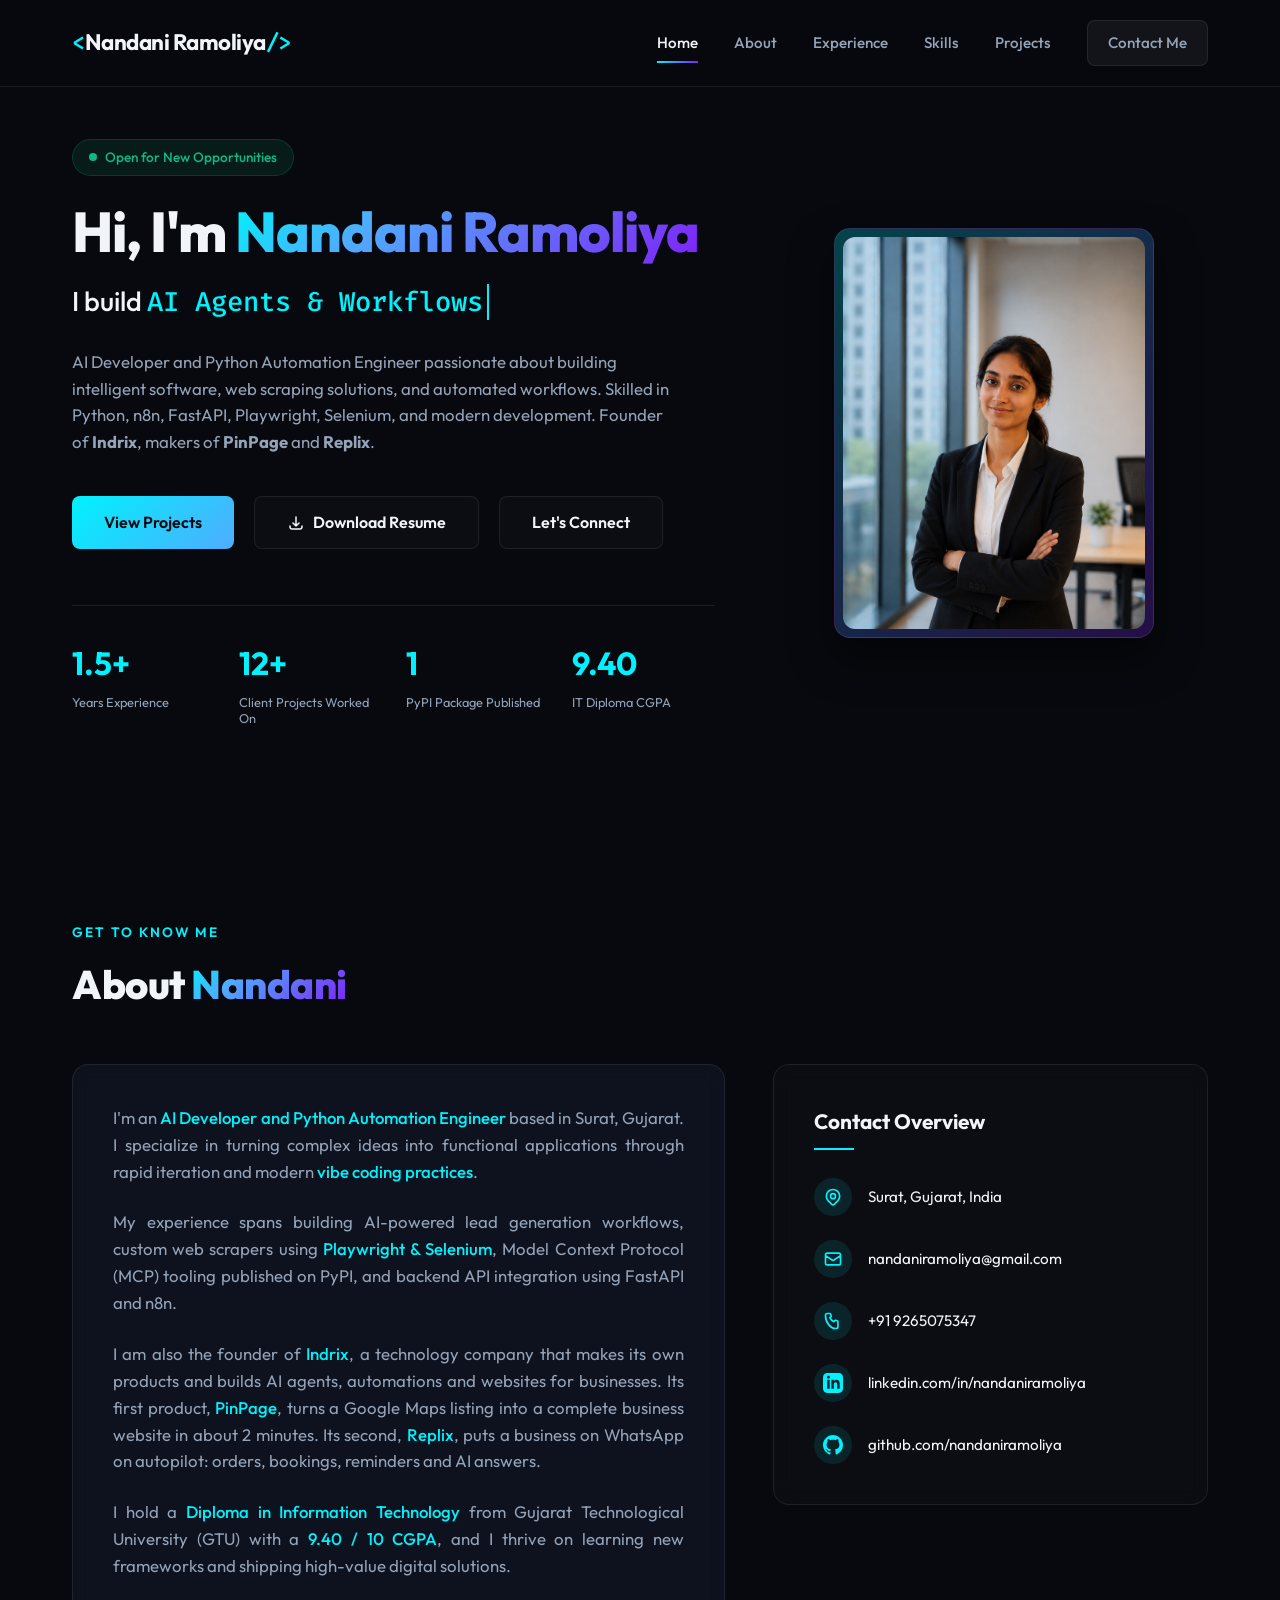
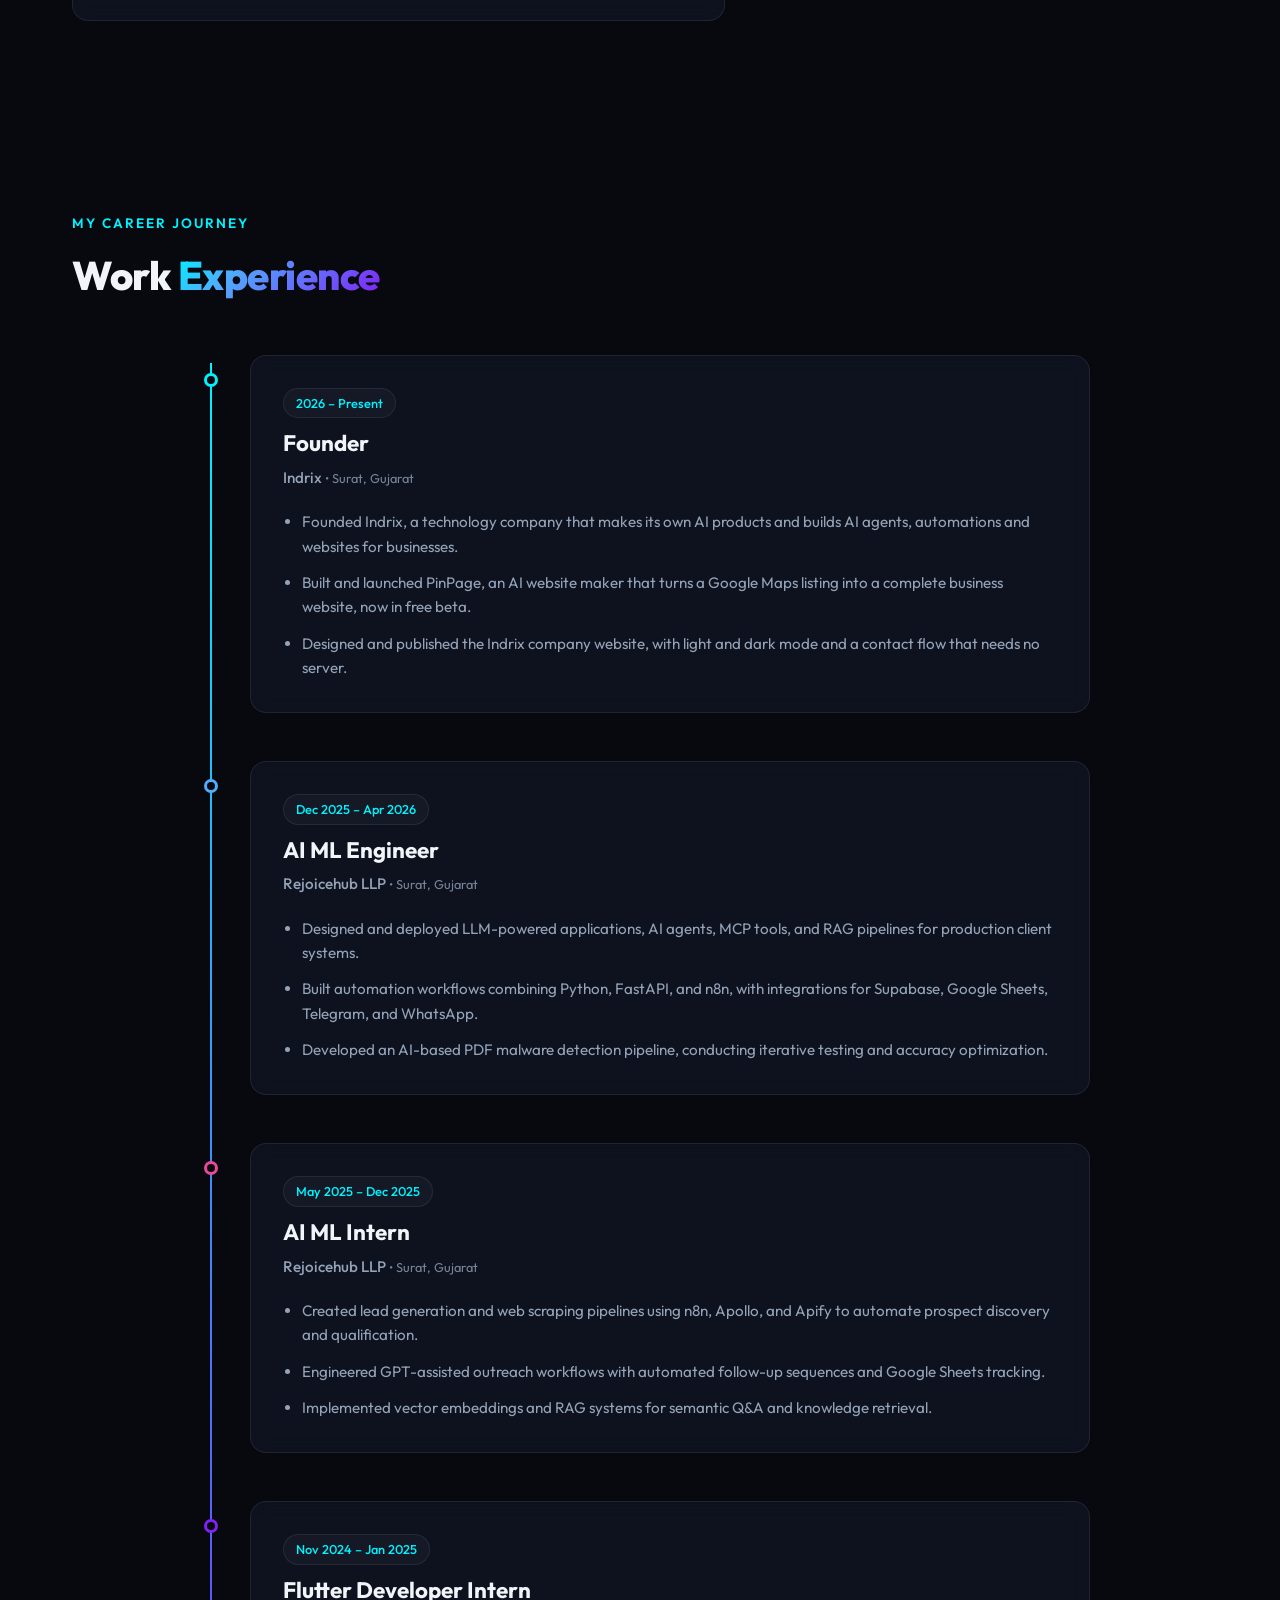
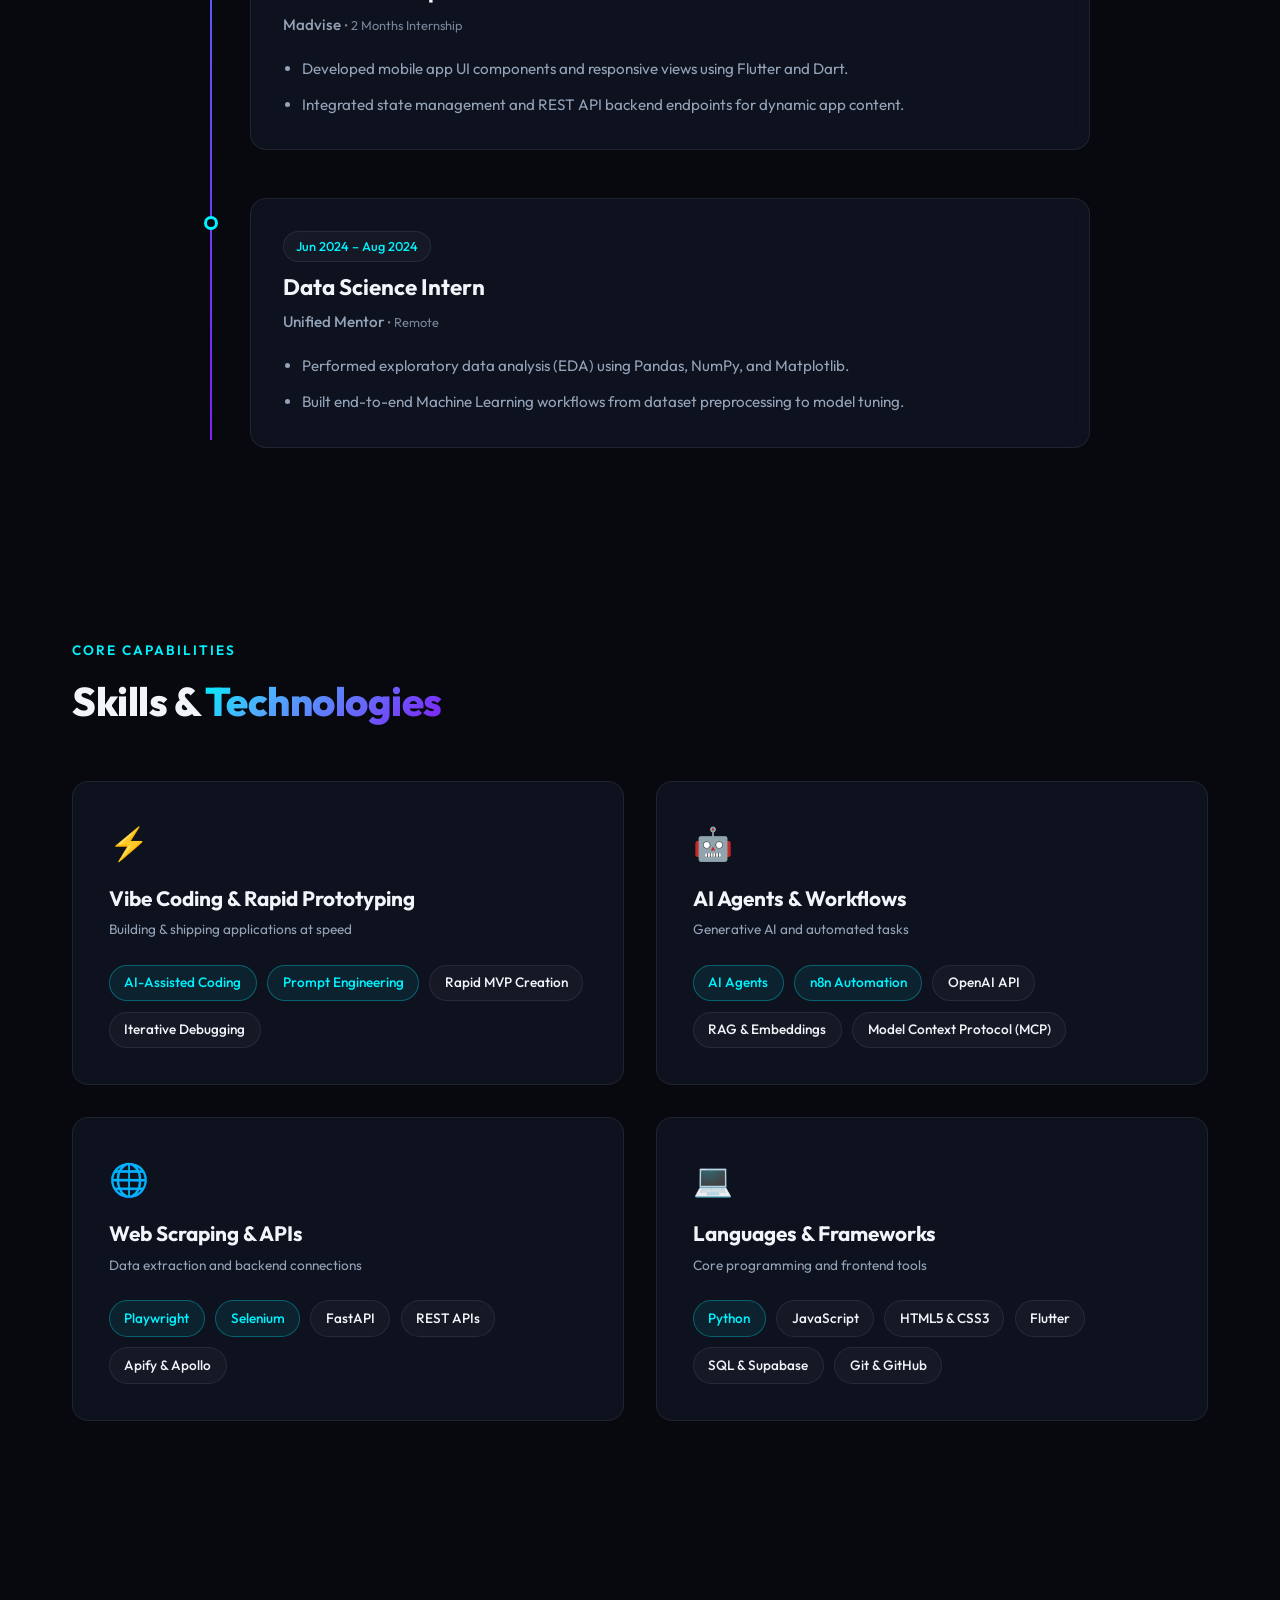
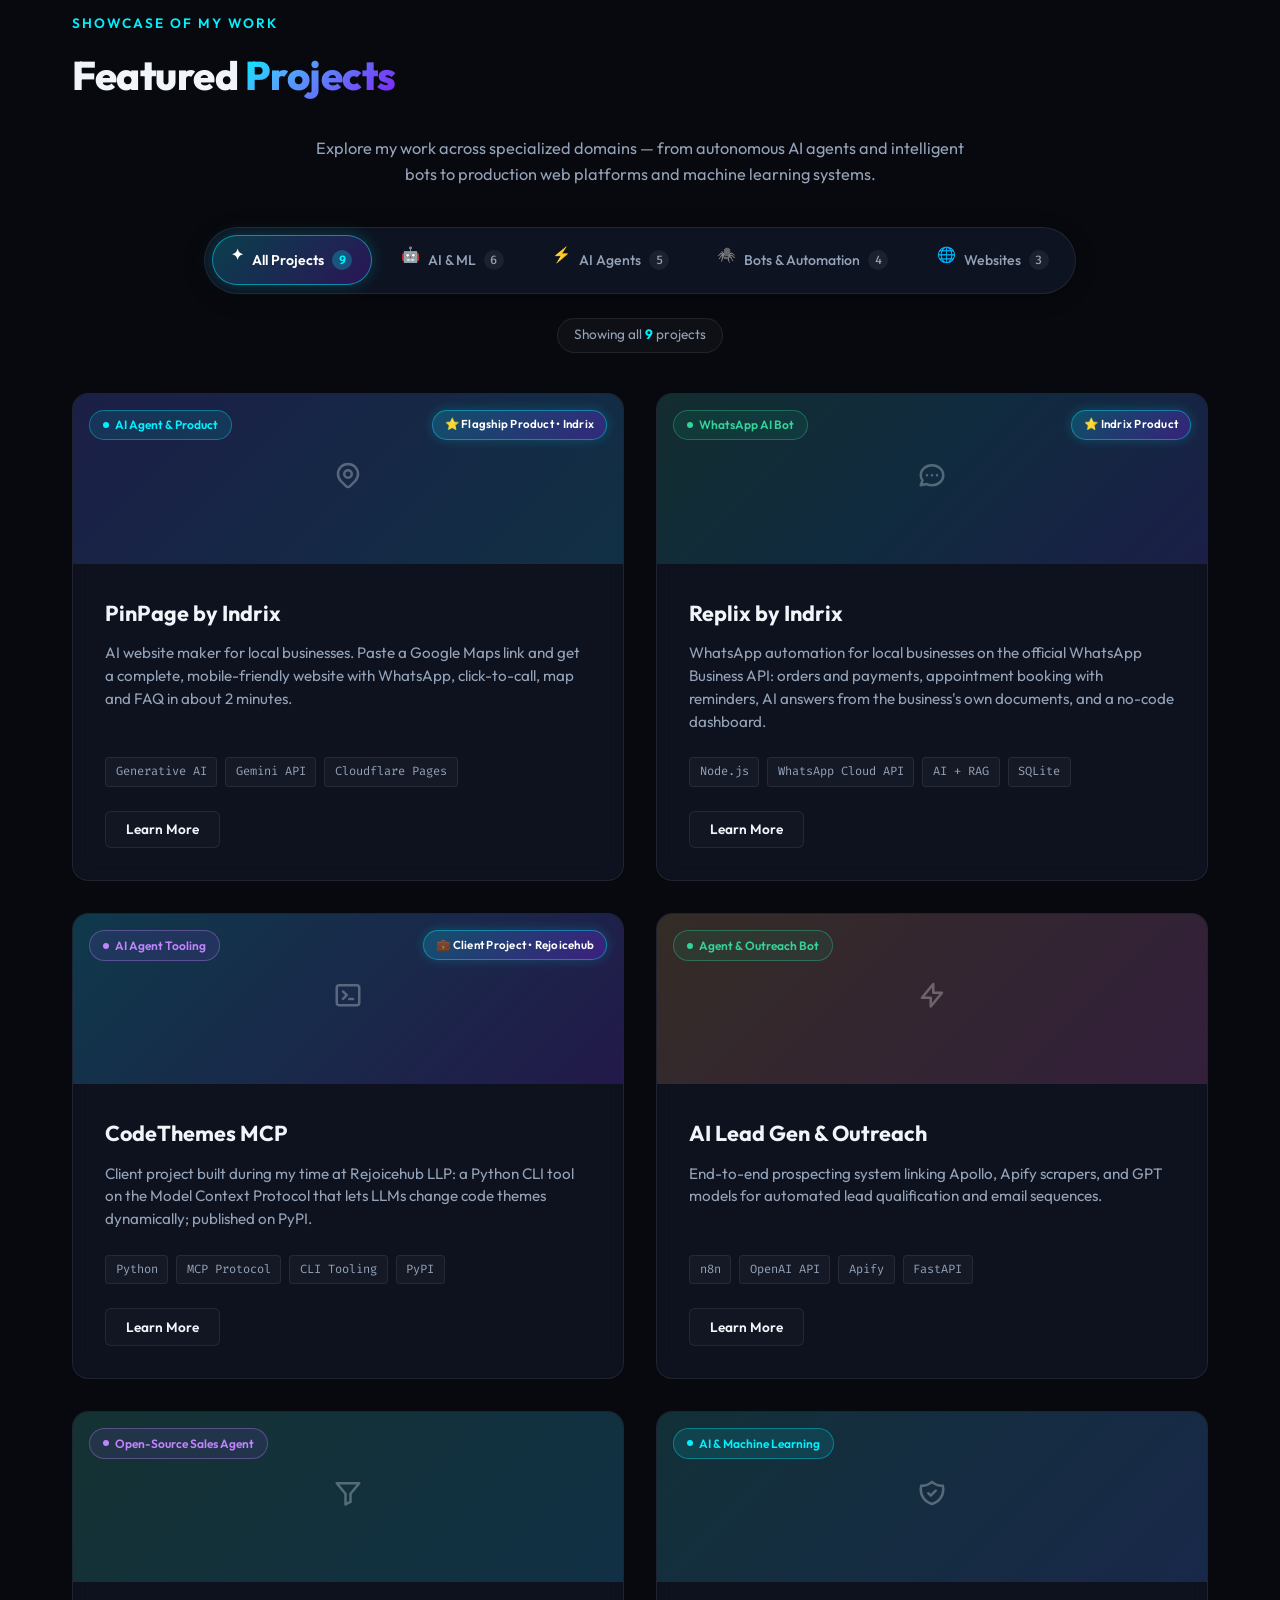
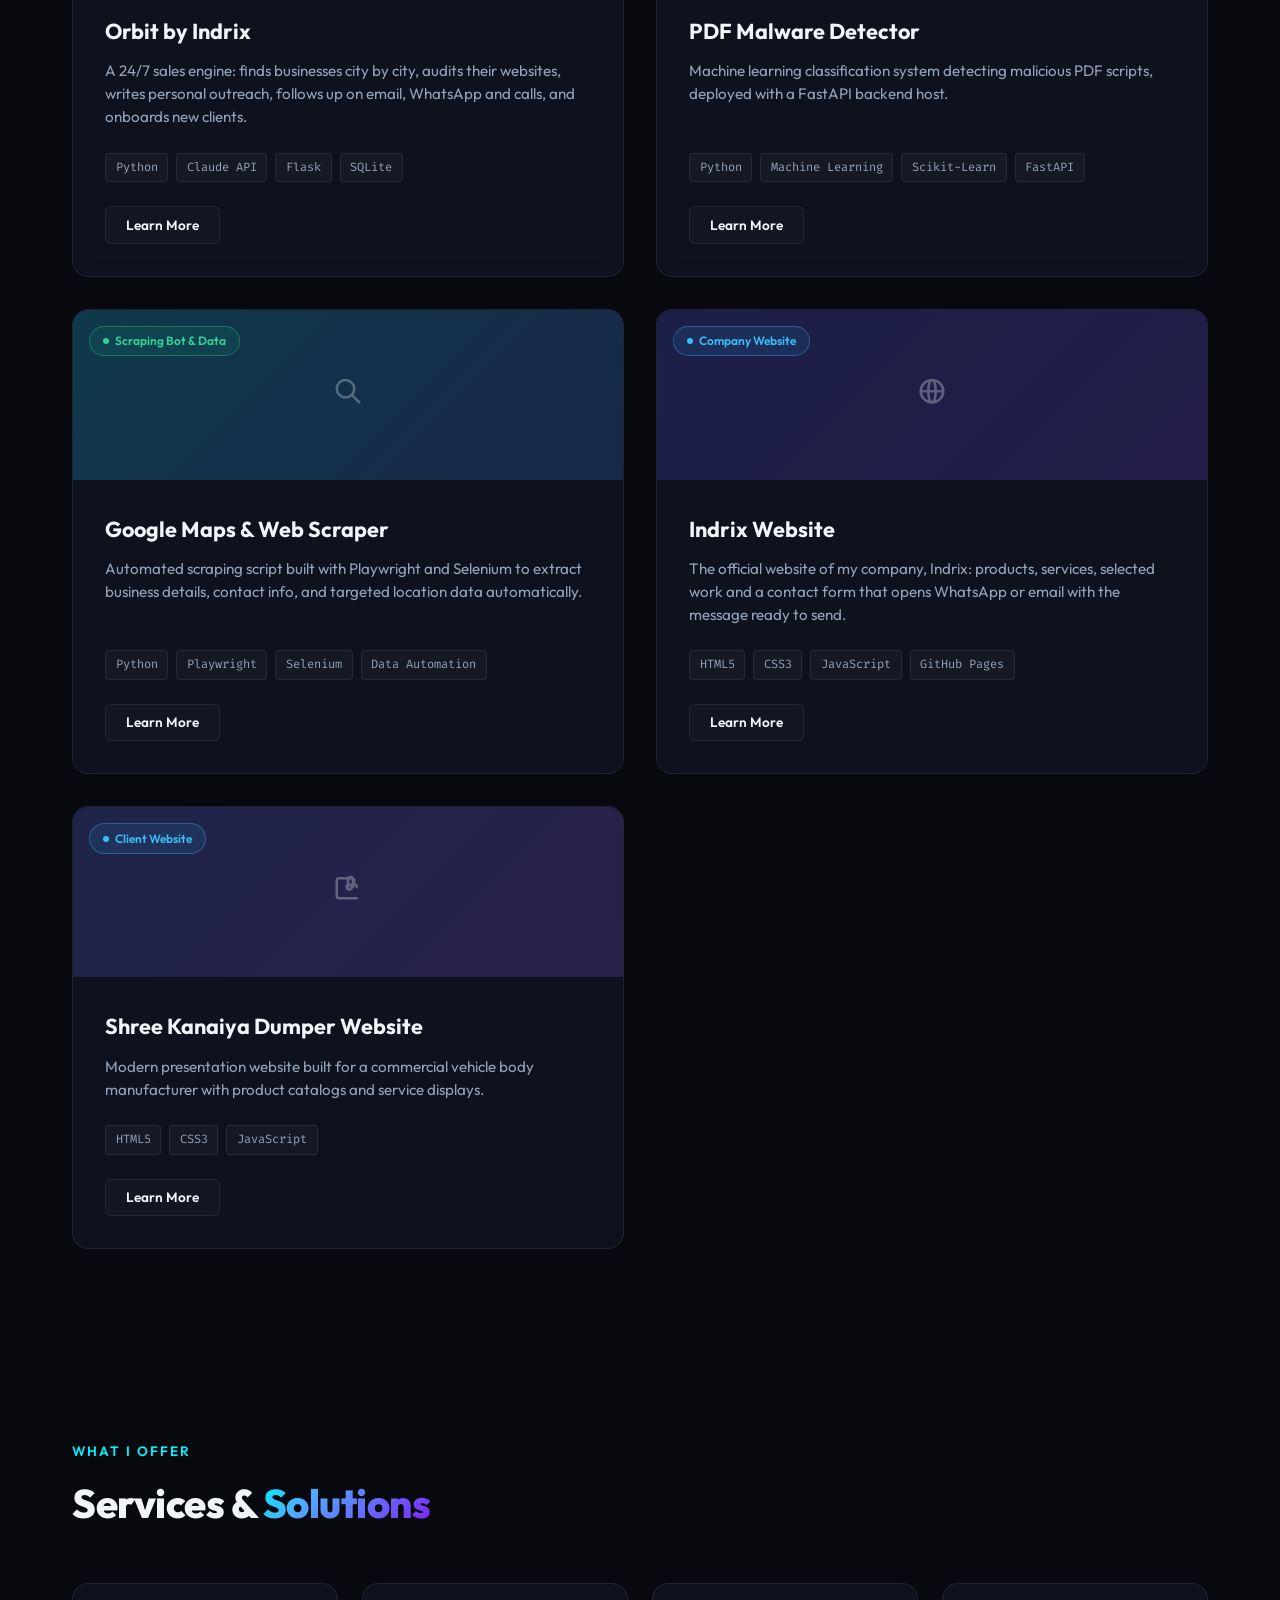
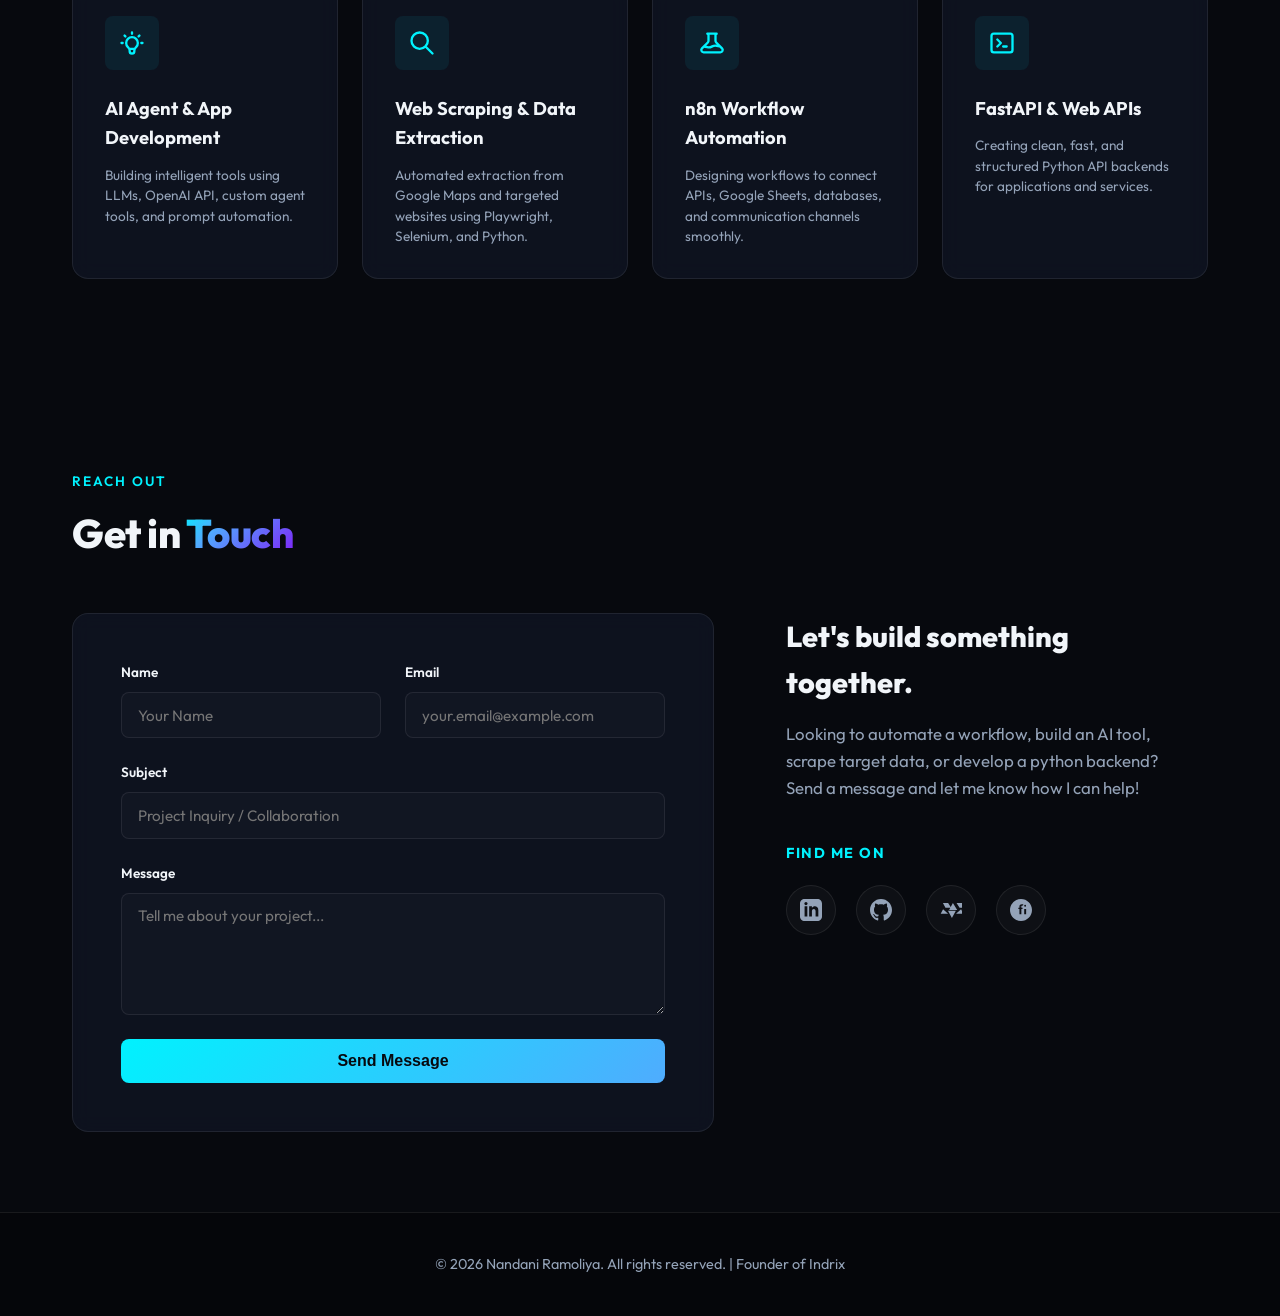
<file: index.html>
<!DOCTYPE html>
<html lang="en">
<head>
    <meta charset="UTF-8">
    <meta name="viewport" content="width=device-width, initial-scale=1.0">
    <title>Nandani Ramoliya | AI Developer & Automation Engineer</title>
    
    <!-- Meta Descriptions for SEO -->
    <meta name="description" content="AI Developer, Automation Engineer and founder of Indrix (makers of PinPage and Replix). Skilled in AI agents, Python, FastAPI, n8n workflows, and web scraping with Playwright/Selenium.">
    <meta name="keywords" content="Nandani Ramoliya, AI Developer, Python Automation, Playwright, Selenium, n8n, FastAPI, Flutter, Vibe Coding, Surat Developer, Indrix, PinPage">
    <meta name="author" content="Nandani Ramoliya">
    
    <!-- Pinterest Verification -->
    <meta name="p:domain_verify" content="acc7e376c652c4c8e075a4ae810e1158"/>
    
    <!-- Open Graph for Social Sharing -->
    <meta property="og:title" content="Nandani Ramoliya | AI Developer & Automation Engineer">
    <meta property="og:description" content="AI Developer and founder of Indrix, specializing in LLM applications, web scraping automation, n8n pipelines, and Python backend solutions.">
    <meta property="og:type" content="website">
    
    <!-- Google Fonts -->
    <link rel="preconnect" href="https://fonts.googleapis.com">
    <link rel="preconnect" href="https://fonts.gstatic.com" crossorigin>
    <link href="https://fonts.googleapis.com/css2?family=Fira+Code:wght@400;600&family=Outfit:wght@300;400;500;600;700;800&display=swap" rel="stylesheet">
    
    <!-- Custom CSS -->
    <link rel="stylesheet" href="style.css">
</head>
<body>
    <!-- Background Aurora Blurs -->
    <div class="aurora-blob aurora-1"></div>
    <div class="aurora-blob aurora-2"></div>
    <div class="aurora-blob aurora-3"></div>

    <!-- Header Navigation -->
    <header class="navbar">
        <div class="nav-container">
            <a href="#" class="nav-logo">
                <span class="logo-code">&lt;</span>Nandani Ramoliya<span class="logo-code"> /&gt;</span>
            </a>
            
            <!-- Mobile Menu Toggle Button -->
            <button class="menu-toggle" id="mobile-menu-btn" aria-label="Toggle Menu">
                <span class="bar"></span>
                <span class="bar"></span>
                <span class="bar"></span>
            </button>
            
            <nav class="nav-menu" id="nav-links">
                <a href="#hero" class="nav-link active">Home</a>
                <a href="#about" class="nav-link">About</a>
                <a href="#experience" class="nav-link">Experience</a>
                <a href="#skills" class="nav-link">Skills</a>
                <a href="#projects" class="nav-link">Projects</a>
                <a href="#contact" class="nav-link nav-btn">Contact Me</a>
            </nav>
        </div>
    </header>

    <!-- Main Content -->
    <main>
        <!-- Hero Section -->
        <section id="hero" class="hero-section">
            <div class="hero-container">
                <div class="hero-content">
                    <div class="badge-container">
                        <span class="hero-badge">
                            <span class="pulse-dot"></span> Open for New Opportunities
                        </span>
                    </div>
                    <h1 class="hero-title">
                        Hi, I'm <span class="gradient-text">Nandani Ramoliya</span>
                    </h1>
                    <h2 class="hero-subtitle">
                        I build <span class="typewriter" id="typewriter-text" data-words='["AI Agents & Workflows", "AI Products like PinPage", "Web Automation & Scrapers", "FastAPI Backends", "Vibe Coded Applications"]'></span>
                    </h2>
                    <p class="hero-desc">
                        AI Developer and Python Automation Engineer passionate about building intelligent software, web scraping solutions, and automated workflows. Skilled in Python, n8n, FastAPI, Playwright, Selenium, and modern development. Founder of <a href="https://nandaniramoliya.github.io/Indrix/" target="_blank" rel="noopener" class="link-hover"><strong>Indrix</strong></a>, makers of <a href="https://pinpage-8no.pages.dev/" target="_blank" rel="noopener" class="link-hover"><strong>PinPage</strong></a> and <a href="https://replix-cw3.pages.dev/" target="_blank" rel="noopener" class="link-hover"><strong>Replix</strong></a>.
                    </p>
                    <div class="hero-actions">
                        <a href="#projects" class="btn btn-primary">View Projects</a>
                        <a href="Nandani_Ramoliya_Resume.pdf" download="Nandani_Ramoliya_Resume.pdf" target="_blank" class="btn btn-outline">
                            <svg xmlns="http://www.w3.org/2000/svg" width="18" height="18" fill="none" viewBox="0 0 24 24" stroke="currentColor" style="margin-right: 8px;"><path stroke-linecap="round" stroke-linejoin="round" stroke-width="2" d="M4 16v1a3 3 0 003 3h10a3 3 0 003-3v-1m-4-4l-4 4m0 0l-4-4m4 4V4"/></svg>
                            Download Resume
                        </a>
                        <a href="#contact" class="btn btn-outline">Let's Connect</a>
                    </div>
                    
                    <!-- Quick Stats Grid -->
                    <div class="stats-grid">
                        <div class="stat-card">
                            <span class="stat-num">1.5+</span>
                            <span class="stat-label">Years Experience</span>
                        </div>
                        <div class="stat-card">
                            <span class="stat-num">12+</span>
                            <span class="stat-label">Client Projects Worked On</span>
                        </div>
                        <div class="stat-card">
                            <span class="stat-num">1</span>
                            <span class="stat-label">PyPI Package Published</span>
                        </div>
                        <div class="stat-card">
                            <span class="stat-num">9.40</span>
                            <span class="stat-label">IT Diploma CGPA</span>
                        </div>
                    </div>
                </div>
                
                <div class="hero-visual">
                    <div class="avatar-card">
                        <div class="avatar-glow"></div>
                        <div class="avatar-inner">
                            <img src="images/avatar.jpg" alt="Nandani Ramoliya" class="avatar-img">
                        </div>
                    </div>
                </div>
            </div>
        </section>

        <!-- About Me Section -->
        <section id="about" class="about-section scroll-reveal">
            <div class="section-container">
                <span class="section-subtitle">Get to Know Me</span>
                <h2 class="section-title">About <span class="gradient-text">Nandani</span></h2>
                
                <div class="about-grid">
                    <div class="about-text-card">
                        <p class="about-p">
                            I'm an <strong>AI Developer and Python Automation Engineer</strong> based in Surat, Gujarat. I specialize in turning complex ideas into functional applications through rapid iteration and modern <strong>vibe coding practices</strong>.
                        </p>
                        <p class="about-p">
                            My experience spans building AI-powered lead generation workflows, custom web scrapers using <strong>Playwright & Selenium</strong>, Model Context Protocol (MCP) tooling published on PyPI, and backend API integration using FastAPI and n8n.
                        </p>
                        <p class="about-p">
                            I am also the founder of <strong><a href="https://nandaniramoliya.github.io/Indrix/" target="_blank" rel="noopener" class="link-hover">Indrix</a></strong>, a technology company that makes its own products and builds AI agents, automations and websites for businesses. Its first product, <strong><a href="https://pinpage-8no.pages.dev/" target="_blank" rel="noopener" class="link-hover">PinPage</a></strong>, turns a Google Maps listing into a complete business website in about 2 minutes. Its second, <strong><a href="https://replix-cw3.pages.dev/" target="_blank" rel="noopener" class="link-hover">Replix</a></strong>, puts a business on WhatsApp on autopilot: orders, bookings, reminders and AI answers.
                        </p>
                        <p class="about-p">
                            I hold a <strong>Diploma in Information Technology</strong> from Gujarat Technological University (GTU) with a <strong>9.40 / 10 CGPA</strong>, and I thrive on learning new frameworks and shipping high-value digital solutions.
                        </p>
                    </div>
                    
                    <div class="about-info-card">
                        <h3 class="info-card-title">Contact Overview</h3>
                        <ul class="info-list">
                            <li>
                                <span class="info-icon">
                                    <svg xmlns="http://www.w3.org/2000/svg" width="20" height="20" fill="none" viewBox="0 0 24 24" stroke="currentColor"><path stroke-linecap="round" stroke-linejoin="round" stroke-width="2" d="M17.657 16.657L13.414 20.9a1.998 1.998 0 01-2.827 0l-4.244-4.243a8 8 0 1111.314 0z"/><path stroke-linecap="round" stroke-linejoin="round" stroke-width="2" d="M15 11a3 3 0 11-6 0 3 3 0 016 0z"/></svg>
                                </span>
                                <span class="info-text">Surat, Gujarat, India</span>
                            </li>
                            <li>
                                <span class="info-icon">
                                    <svg xmlns="http://www.w3.org/2000/svg" width="20" height="20" fill="none" viewBox="0 0 24 24" stroke="currentColor"><path stroke-linecap="round" stroke-linejoin="round" stroke-width="2" d="M3 8l7.89 5.26a2 2 0 002.22 0L21 8M5 19h14a2 2 0 002-2V7a2 2 0 00-2-2H5a2 2 0 00-2 2v10a2 2 0 002 2z"/></svg>
                                </span>
                                <span class="info-text"><a href="mailto:nandaniramoliya@gmail.com" class="link-hover">nandaniramoliya@gmail.com</a></span>
                            </li>
                            <li>
                                <span class="info-icon">
                                    <svg xmlns="http://www.w3.org/2000/svg" width="20" height="20" fill="none" viewBox="0 0 24 24" stroke="currentColor"><path stroke-linecap="round" stroke-linejoin="round" stroke-width="2" d="M3 5a2 2 0 012-2h3.28a1 1 0 01.94.725l.548 2.2a1 1 0 01-.321.988l-1.305.98a10.582 10.582 0 004.872 4.872l.98-1.305a1 1 0 01.988-.321l2.2.548a1 1 0 01.725.94V19a2 2 0 01-2 2h-1C9.716 21 3 14.284 3 6V5z"/></svg>
                                </span>
                                <span class="info-text"><a href="tel:+919265075347" class="link-hover">+91 9265075347</a></span>
                            </li>
                            <li>
                                <span class="info-icon">
                                    <svg xmlns="http://www.w3.org/2000/svg" width="20" height="20" fill="currentColor" viewBox="0 0 24 24"><path d="M19 0h-14c-2.761 0-5 2.239-5 5v14c0 2.761 2.239 5 5 5h14c2.762 0 5-2.239 5-5v-14c0-2.761-2.238-5-5-5zm-11 19h-3v-11h3v11zm-1.5-12.268c-.966 0-1.75-.779-1.75-1.75s.784-1.75 1.75-1.75 1.75.779 1.75 1.75-.784 1.75-1.75 1.75zm13.5 12.268h-3v-5.604c0-3.368-4-3.113-4 0v5.604h-3v-11h3v1.765c1.396-2.586 7-2.777 7 2.476v6.759z"/></svg>
                                </span>
                                <span class="info-text"><a href="https://linkedin.com/in/nandaniramoliya" target="_blank" class="link-hover">linkedin.com/in/nandaniramoliya</a></span>
                            </li>
                            <li>
                                <span class="info-icon">
                                    <svg xmlns="http://www.w3.org/2000/svg" width="20" height="20" fill="currentColor" viewBox="0 0 24 24"><path d="M12 0c-6.626 0-12 5.373-12 12 0 5.302 3.438 9.8 8.207 11.387.599.111.793-.261.793-.577v-2.234c-3.338.726-4.033-1.416-4.033-1.416-.546-1.387-1.333-1.756-1.333-1.756-1.089-.745.083-.729.083-.729 1.205.084 1.839 1.237 1.839 1.237 1.07 1.834 2.807 1.304 3.492.997.107-.775.418-1.305.762-1.604-2.665-.305-5.467-1.334-5.467-5.931 0-1.311.469-2.381 1.236-3.221-.124-.303-.535-1.524.117-3.176 0 0 1.008-.322 3.301 1.23.957-.266 1.983-.399 3.003-.404 1.02.005 2.047.138 3.006.404 2.291-1.552 3.297-1.23 3.297-1.23.653 1.653.242 2.874.118 3.176.77.84 1.235 1.911 1.235 3.221 0 4.609-2.807 5.624-5.479 5.921.43.372.823 1.102.823 2.222v3.293c0 .319.192.694.801.576 4.765-1.589 8.199-6.086 8.199-11.386 0-6.627-5.373-12-12-12z"/></svg>
                                </span>
                                <span class="info-text"><a href="https://github.com/nandaniramoliya" target="_blank" class="link-hover">github.com/nandaniramoliya</a></span>
                            </li>
                        </ul>
                    </div>
                </div>
            </div>
        </section>

        <!-- Experience Timeline Section -->
        <section id="experience" class="experience-section scroll-reveal">
            <div class="section-container">
                <span class="section-subtitle">My Career Journey</span>
                <h2 class="section-title">Work <span class="gradient-text">Experience</span></h2>
                
                <div class="timeline">
                    <!-- Experience Item: Indrix (current) -->
                    <div class="timeline-item">
                        <div class="timeline-marker">
                            <span class="timeline-dot"></span>
                            <span class="timeline-line"></span>
                        </div>
                        <div class="timeline-content">
                            <div class="timeline-header">
                                <span class="timeline-date">2026 – Present</span>
                                <h3 class="timeline-job-title">Founder</h3>
                                <h4 class="timeline-company">Indrix <span class="location-tag">• Surat, Gujarat</span></h4>
                            </div>
                            <div class="timeline-body">
                                <ul>
                                    <li>Founded Indrix, a technology company that makes its own AI products and builds AI agents, automations and websites for businesses.</li>
                                    <li>Built and launched PinPage, an AI website maker that turns a Google Maps listing into a complete business website, now in free beta.</li>
                                    <li>Designed and published the Indrix company website, with light and dark mode and a contact flow that needs no server.</li>
                                </ul>
                            </div>
                        </div>
                    </div>

                    <!-- Experience Item 1 -->
                    <div class="timeline-item">
                        <div class="timeline-marker">
                            <span class="timeline-dot"></span>
                            <span class="timeline-line"></span>
                        </div>
                        <div class="timeline-content">
                            <div class="timeline-header">
                                <span class="timeline-date">Dec 2025 – Apr 2026</span>
                                <h3 class="timeline-job-title">AI ML Engineer</h3>
                                <h4 class="timeline-company">Rejoicehub LLP <span class="location-tag">• Surat, Gujarat</span></h4>
                            </div>
                            <div class="timeline-body">
                                <ul>
                                    <li>Designed and deployed LLM-powered applications, AI agents, MCP tools, and RAG pipelines for production client systems.</li>
                                    <li>Built automation workflows combining Python, FastAPI, and n8n, with integrations for Supabase, Google Sheets, Telegram, and WhatsApp.</li>
                                    <li>Developed an AI-based PDF malware detection pipeline, conducting iterative testing and accuracy optimization.</li>
                                </ul>
                            </div>
                        </div>
                    </div>
                    
                    <!-- Experience Item 2 -->
                    <div class="timeline-item">
                        <div class="timeline-marker">
                            <span class="timeline-dot"></span>
                            <span class="timeline-line"></span>
                        </div>
                        <div class="timeline-content">
                            <div class="timeline-header">
                                <span class="timeline-date">May 2025 – Dec 2025</span>
                                <h3 class="timeline-job-title">AI ML Intern</h3>
                                <h4 class="timeline-company">Rejoicehub LLP <span class="location-tag">• Surat, Gujarat</span></h4>
                            </div>
                            <div class="timeline-body">
                                <ul>
                                    <li>Created lead generation and web scraping pipelines using n8n, Apollo, and Apify to automate prospect discovery and qualification.</li>
                                    <li>Engineered GPT-assisted outreach workflows with automated follow-up sequences and Google Sheets tracking.</li>
                                    <li>Implemented vector embeddings and RAG systems for semantic Q&A and knowledge retrieval.</li>
                                </ul>
                            </div>
                        </div>
                    </div>

                    <!-- Experience Item 3 -->
                    <div class="timeline-item">
                        <div class="timeline-marker">
                            <span class="timeline-dot"></span>
                            <span class="timeline-line"></span>
                        </div>
                        <div class="timeline-content">
                            <div class="timeline-header">
                                <span class="timeline-date">Nov 2024 – Jan 2025</span>
                                <h3 class="timeline-job-title">Flutter Developer Intern</h3>
                                <h4 class="timeline-company">Madvise <span class="location-tag">• 2 Months Internship</span></h4>
                            </div>
                            <div class="timeline-body">
                                <ul>
                                    <li>Developed mobile app UI components and responsive views using Flutter and Dart.</li>
                                    <li>Integrated state management and REST API backend endpoints for dynamic app content.</li>
                                </ul>
                            </div>
                        </div>
                    </div>

                    <!-- Experience Item 4 -->
                    <div class="timeline-item">
                        <div class="timeline-marker">
                            <span class="timeline-dot"></span>
                        </div>
                        <div class="timeline-content">
                            <div class="timeline-header">
                                <span class="timeline-date">Jun 2024 – Aug 2024</span>
                                <h3 class="timeline-job-title">Data Science Intern</h3>
                                <h4 class="timeline-company">Unified Mentor <span class="location-tag">• Remote</span></h4>
                            </div>
                            <div class="timeline-body">
                                <ul>
                                    <li>Performed exploratory data analysis (EDA) using Pandas, NumPy, and Matplotlib.</li>
                                    <li>Built end-to-end Machine Learning workflows from dataset preprocessing to model tuning.</li>
                                </ul>
                            </div>
                        </div>
                    </div>
                </div>
            </div>
        </section>

        <!-- Technical Skills Section -->
        <section id="skills" class="skills-section scroll-reveal">
            <div class="section-container">
                <span class="section-subtitle">Core Capabilities</span>
                <h2 class="section-title">Skills & <span class="gradient-text">Technologies</span></h2>
                
                <div class="skills-tag-matrix">
                    <div class="skill-category-card">
                        <div class="category-icon">⚡</div>
                        <h3>Vibe Coding & Rapid Prototyping</h3>
                        <p class="category-sub">Building & shipping applications at speed</p>
                        <div class="tags-wrapper">
                            <span class="skill-pill highlight">AI-Assisted Coding</span>
                            <span class="skill-pill highlight">Prompt Engineering</span>
                            <span class="skill-pill">Rapid MVP Creation</span>
                            <span class="skill-pill">Iterative Debugging</span>
                        </div>
                    </div>

                    <div class="skill-category-card">
                        <div class="category-icon">🤖</div>
                        <h3>AI Agents & Workflows</h3>
                        <p class="category-sub">Generative AI and automated tasks</p>
                        <div class="tags-wrapper">
                            <span class="skill-pill highlight">AI Agents</span>
                            <span class="skill-pill highlight">n8n Automation</span>
                            <span class="skill-pill">OpenAI API</span>
                            <span class="skill-pill">RAG & Embeddings</span>
                            <span class="skill-pill">Model Context Protocol (MCP)</span>
                        </div>
                    </div>

                    <div class="skill-category-card">
                        <div class="category-icon">🌐</div>
                        <h3>Web Scraping & APIs</h3>
                        <p class="category-sub">Data extraction and backend connections</p>
                        <div class="tags-wrapper">
                            <span class="skill-pill highlight">Playwright</span>
                            <span class="skill-pill highlight">Selenium</span>
                            <span class="skill-pill">FastAPI</span>
                            <span class="skill-pill">REST APIs</span>
                            <span class="skill-pill">Apify & Apollo</span>
                        </div>
                    </div>

                    <div class="skill-category-card">
                        <div class="category-icon">💻</div>
                        <h3>Languages & Frameworks</h3>
                        <p class="category-sub">Core programming and frontend tools</p>
                        <div class="tags-wrapper">
                            <span class="skill-pill highlight">Python</span>
                            <span class="skill-pill">JavaScript</span>
                            <span class="skill-pill">HTML5 & CSS3</span>
                            <span class="skill-pill">Flutter</span>
                            <span class="skill-pill">SQL & Supabase</span>
                            <span class="skill-pill">Git & GitHub</span>
                        </div>
                    </div>
                </div>
            </div>
        </section>

        <!-- Projects Section -->
        <section id="projects" class="projects-section scroll-reveal">
            <div class="section-container">
                <span class="section-subtitle">Showcase of My Work</span>
                <h2 class="section-title">Featured <span class="gradient-text">Projects</span></h2>
                <p class="section-intro">Explore my work across specialized domains — from autonomous AI agents and intelligent bots to production web platforms and machine learning systems.</p>
                
                <!-- Project Category Filter Bar -->
                <div class="projects-filter-wrapper">
                    <div class="projects-filter-bar" role="tablist" aria-label="Filter Projects by Category">
                        <button class="project-category-btn active" data-filter="all" role="tab" aria-selected="true">
                            <span class="category-icon">✦</span>
                            <span class="category-name">All Projects</span>
                            <span class="category-count">9</span>
                        </button>
                        <button class="project-category-btn" data-filter="ai" role="tab" aria-selected="false">
                            <span class="category-icon">🤖</span>
                            <span class="category-name">AI & ML</span>
                            <span class="category-count">6</span>
                        </button>
                        <button class="project-category-btn" data-filter="agent" role="tab" aria-selected="false">
                            <span class="category-icon">⚡</span>
                            <span class="category-name">AI Agents</span>
                            <span class="category-count">5</span>
                        </button>
                        <button class="project-category-btn" data-filter="bot" role="tab" aria-selected="false">
                            <span class="category-icon">🕷️</span>
                            <span class="category-name">Bots & Automation</span>
                            <span class="category-count">4</span>
                        </button>
                        <button class="project-category-btn" data-filter="website" role="tab" aria-selected="false">
                            <span class="category-icon">🌐</span>
                            <span class="category-name">Websites</span>
                            <span class="category-count">3</span>
                        </button>
                    </div>
                </div>

                <div class="projects-status-line">
                    <span class="projects-count-badge" id="projects-counter">Showing all <strong>9</strong> projects</span>
                </div>
                
                <div class="projects-grid" data-active-filter="all">
                    <!-- Project: PinPage (Indrix flagship product) -->
                    <div class="project-card" data-project="pinpage" data-category="ai agent website">
                        <div class="project-img-wrapper">
                            <div class="project-gradient-overlay pinpage-gradient"></div>
                            <span class="project-tag tag-ai"><span class="tag-dot"></span> AI Agent & Product</span>
                            <span class="featured-ribbon">⭐ Flagship Product • Indrix</span>
                            <div class="project-icon-top">
                                <svg xmlns="http://www.w3.org/2000/svg" width="30" height="30" fill="none" viewBox="0 0 24 24" stroke="currentColor"><path stroke-linecap="round" stroke-linejoin="round" stroke-width="2" d="M17.657 16.657L13.414 20.9a1.998 1.998 0 01-2.827 0l-4.244-4.243a8 8 0 1111.314 0z"/><path stroke-linecap="round" stroke-linejoin="round" stroke-width="2" d="M15 11a3 3 0 11-6 0 3 3 0 016 0z"/></svg>
                            </div>
                        </div>
                        <div class="project-info">
                            <h3 class="project-title">PinPage by Indrix</h3>
                            <p class="project-desc">AI website maker for local businesses. Paste a Google Maps link and get a complete, mobile-friendly website with WhatsApp, click-to-call, map and FAQ in about 2 minutes.</p>
                            <div class="project-tech">
                                <span>Generative AI</span>
                                <span>Gemini API</span>
                                <span>Cloudflare Pages</span>
                            </div>
                            <button class="project-btn btn-sm">Learn More</button>
                        </div>
                    </div>

                    <!-- Project: Replix (Indrix product) -->
                    <div class="project-card" data-project="replix" data-category="ai agent bot">
                        <div class="project-img-wrapper">
                            <div class="project-gradient-overlay replix-gradient"></div>
                            <span class="project-tag tag-bot"><span class="tag-dot"></span> WhatsApp AI Bot</span>
                            <span class="featured-ribbon">⭐ Indrix Product</span>
                            <div class="project-icon-top">
                                <svg xmlns="http://www.w3.org/2000/svg" width="30" height="30" fill="none" viewBox="0 0 24 24" stroke="currentColor"><path stroke-linecap="round" stroke-linejoin="round" stroke-width="2" d="M8 12h.01M12 12h.01M16 12h.01M21 12c0 4.418-4.03 8-9 8a9.863 9.863 0 01-4.255-.949L3 20l1.395-3.72C3.512 15.042 3 13.574 3 12c0-4.418 4.03-8 9-8s9 3.582 9 8z"/></svg>
                            </div>
                        </div>
                        <div class="project-info">
                            <h3 class="project-title">Replix by Indrix</h3>
                            <p class="project-desc">WhatsApp automation for local businesses on the official WhatsApp Business API: orders and payments, appointment booking with reminders, AI answers from the business's own documents, and a no-code dashboard.</p>
                            <div class="project-tech">
                                <span>Node.js</span>
                                <span>WhatsApp Cloud API</span>
                                <span>AI + RAG</span>
                                <span>SQLite</span>
                            </div>
                            <button class="project-btn btn-sm">Learn More</button>
                        </div>
                    </div>

                    <!-- Project: CodeThemes MCP (client project at Rejoicehub LLP) -->
                    <div class="project-card" data-project="mcp" data-category="ai agent">
                        <div class="project-img-wrapper">
                            <div class="project-gradient-overlay mcp-gradient"></div>
                            <span class="project-tag tag-agent"><span class="tag-dot"></span> AI Agent Tooling</span>
                            <span class="featured-ribbon">💼 Client Project • Rejoicehub</span>
                            <div class="project-icon-top">
                                <svg xmlns="http://www.w3.org/2000/svg" width="30" height="30" fill="none" viewBox="0 0 24 24" stroke="currentColor"><path stroke-linecap="round" stroke-linejoin="round" stroke-width="2" d="M8 9l3 3-3 3m5 0h3M5 20h14a2 2 0 002-2V6a2 2 0 00-2-2H5a2 2 0 00-2 2v12a2 2 0 002 2z"/></svg>
                            </div>
                        </div>
                        <div class="project-info">
                            <h3 class="project-title">CodeThemes MCP</h3>
                            <p class="project-desc">Client project built during my time at Rejoicehub LLP: a Python CLI tool on the Model Context Protocol that lets LLMs change code themes dynamically; published on PyPI.</p>
                            <div class="project-tech">
                                <span>Python</span>
                                <span>MCP Protocol</span>
                                <span>CLI Tooling</span>
                                <span>PyPI</span>
                            </div>
                            <button class="project-btn btn-sm">Learn More</button>
                        </div>
                    </div>
                    
                    <!-- Project: Lead Gen Automation -->
                    <div class="project-card" data-project="leadgen" data-category="ai agent bot">
                        <div class="project-img-wrapper">
                            <div class="project-gradient-overlay leadgen-gradient"></div>
                            <span class="project-tag tag-bot"><span class="tag-dot"></span> Agent & Outreach Bot</span>
                            <div class="project-icon-top">
                                <svg xmlns="http://www.w3.org/2000/svg" width="30" height="30" fill="none" viewBox="0 0 24 24" stroke="currentColor"><path stroke-linecap="round" stroke-linejoin="round" stroke-width="2" d="M13 10V3L4 14h7v7l9-11h-7z"/></svg>
                            </div>
                        </div>
                        <div class="project-info">
                            <h3 class="project-title">AI Lead Gen & Outreach</h3>
                            <p class="project-desc">End-to-end prospecting system linking Apollo, Apify scrapers, and GPT models for automated lead qualification and email sequences.</p>
                            <div class="project-tech">
                                <span>n8n</span>
                                <span>OpenAI API</span>
                                <span>Apify</span>
                                <span>FastAPI</span>
                            </div>
                            <button class="project-btn btn-sm">Learn More</button>
                        </div>
                    </div>

                    <!-- Project: Orbit by Indrix (open source) -->
                    <div class="project-card" data-project="leadpipe" data-category="ai agent bot">
                        <div class="project-img-wrapper">
                            <div class="project-gradient-overlay leadpipe-gradient"></div>
                            <span class="project-tag tag-agent"><span class="tag-dot"></span> Open-Source Sales Agent</span>
                            <div class="project-icon-top">
                                <svg xmlns="http://www.w3.org/2000/svg" width="30" height="30" fill="none" viewBox="0 0 24 24" stroke="currentColor"><path stroke-linecap="round" stroke-linejoin="round" stroke-width="2" d="M3 4h18l-7 8.5V19l-4 2v-8.5L3 4z"/></svg>
                            </div>
                        </div>
                        <div class="project-info">
                            <h3 class="project-title">Orbit by Indrix</h3>
                            <p class="project-desc">A 24/7 sales engine: finds businesses city by city, audits their websites, writes personal outreach, follows up on email, WhatsApp and calls, and onboards new clients.</p>
                            <div class="project-tech">
                                <span>Python</span>
                                <span>Claude API</span>
                                <span>Flask</span>
                                <span>SQLite</span>
                            </div>
                            <button class="project-btn btn-sm">Learn More</button>
                        </div>
                    </div>

                    <!-- Project: PDF Malware Detector -->
                    <div class="project-card" data-project="malware" data-category="ai">
                        <div class="project-img-wrapper">
                            <div class="project-gradient-overlay malware-gradient"></div>
                            <span class="project-tag tag-ai"><span class="tag-dot"></span> AI & Machine Learning</span>
                            <div class="project-icon-top">
                                <svg xmlns="http://www.w3.org/2000/svg" width="30" height="30" fill="none" viewBox="0 0 24 24" stroke="currentColor"><path stroke-linecap="round" stroke-linejoin="round" stroke-width="2" d="M9 12l2 2 4-4m5.618-4.016A11.955 11.955 0 0112 2.944a11.955 11.955 0 01-8.618 3.04A12.02 12.02 0 003 9c0 5.591 3.824 10.29 9 11.622 5.176-1.332 9-6.03 9-11.622 0-1.042-.133-2.052-.382-3.016z"/></svg>
                            </div>
                        </div>
                        <div class="project-info">
                            <h3 class="project-title">PDF Malware Detector</h3>
                            <p class="project-desc">Machine learning classification system detecting malicious PDF scripts, deployed with a FastAPI backend host.</p>
                            <div class="project-tech">
                                <span>Python</span>
                                <span>Machine Learning</span>
                                <span>Scikit-Learn</span>
                                <span>FastAPI</span>
                            </div>
                            <button class="project-btn btn-sm">Learn More</button>
                        </div>
                    </div>

                    <!-- Project: Scraper Project -->
                    <div class="project-card" data-project="scraper" data-category="bot">
                        <div class="project-img-wrapper">
                            <div class="project-gradient-overlay scraper-gradient"></div>
                            <span class="project-tag tag-bot"><span class="tag-dot"></span> Scraping Bot & Data</span>
                            <div class="project-icon-top">
                                <svg xmlns="http://www.w3.org/2000/svg" width="30" height="30" fill="none" viewBox="0 0 24 24" stroke="currentColor"><path stroke-linecap="round" stroke-linejoin="round" stroke-width="2" d="M21 21l-6-6m2-5a7 7 0 11-14 0 7 7 0 0114 0z"/></svg>
                            </div>
                        </div>
                        <div class="project-info">
                            <h3 class="project-title">Google Maps & Web Scraper</h3>
                            <p class="project-desc">Automated scraping script built with Playwright and Selenium to extract business details, contact info, and targeted location data automatically.</p>
                            <div class="project-tech">
                                <span>Python</span>
                                <span>Playwright</span>
                                <span>Selenium</span>
                                <span>Data Automation</span>
                            </div>
                            <button class="project-btn btn-sm">Learn More</button>
                        </div>
                    </div>

                    <!-- Project: Indrix company website -->
                    <div class="project-card" data-project="indrix" data-category="website">
                        <div class="project-img-wrapper">
                            <div class="project-gradient-overlay indrix-gradient"></div>
                            <span class="project-tag tag-website"><span class="tag-dot"></span> Company Website</span>
                            <div class="project-icon-top">
                                <svg xmlns="http://www.w3.org/2000/svg" width="30" height="30" fill="none" viewBox="0 0 24 24" stroke="currentColor"><path stroke-linecap="round" stroke-linejoin="round" stroke-width="2" d="M21 12a9 9 0 01-9 9m9-9a9 9 0 00-9-9m9 9H3m9 9a9 9 0 01-9-9m9 9c1.657 0 3-4.03 3-9s-1.343-9-3-9m0 18c-1.657 0-3-4.03-3-9s1.343-9 3-9m-9 9a9 9 0 019-9"/></svg>
                            </div>
                        </div>
                        <div class="project-info">
                            <h3 class="project-title">Indrix Website</h3>
                            <p class="project-desc">The official website of my company, Indrix: products, services, selected work and a contact form that opens WhatsApp or email with the message ready to send.</p>
                            <div class="project-tech">
                                <span>HTML5</span>
                                <span>CSS3</span>
                                <span>JavaScript</span>
                                <span>GitHub Pages</span>
                            </div>
                            <button class="project-btn btn-sm">Learn More</button>
                        </div>
                    </div>
                    
                    <!-- Project: Shree Kanaiya Dumper Site -->
                    <div class="project-card" data-project="dumper" data-category="website">
                        <div class="project-img-wrapper">
                            <div class="project-gradient-overlay dumper-gradient"></div>
                            <span class="project-tag tag-website"><span class="tag-dot"></span> Client Website</span>
                            <div class="project-icon-top">
                                <svg xmlns="http://www.w3.org/2000/svg" width="30" height="30" fill="none" viewBox="0 0 24 24" stroke="currentColor"><path stroke-linecap="round" stroke-linejoin="round" stroke-width="2" d="M19 20H5a2 2 0 01-2-2V6a2 2 0 012-2h10a2 2 0 012 2v1m2 4a2 2 0 00-2-2m-2 2a2 2 0 11-4 0 2 2 0 014 0zM12 11V5a2 2 0 114 0v6"/></svg>
                            </div>
                        </div>
                        <div class="project-info">
                            <h3 class="project-title">Shree Kanaiya Dumper Website</h3>
                            <p class="project-desc">Modern presentation website built for a commercial vehicle body manufacturer with product catalogs and service displays.</p>
                            <div class="project-tech">
                                <span>HTML5</span>
                                <span>CSS3</span>
                                <span>JavaScript</span>
                            </div>
                            <button class="project-btn btn-sm">Learn More</button>
                        </div>
                    </div>
                </div>
            </div>
        </section>
            </div>
        </section>

        <!-- Services Section -->
        <section class="services-section scroll-reveal">
            <div class="section-container">
                <span class="section-subtitle">What I Offer</span>
                <h2 class="section-title">Services & <span class="gradient-text">Solutions</span></h2>
                
                <div class="services-grid">
                    <div class="service-card">
                        <div class="service-icon">
                            <svg xmlns="http://www.w3.org/2000/svg" width="28" height="28" fill="none" viewBox="0 0 24 24" stroke="currentColor"><path stroke-linecap="round" stroke-linejoin="round" stroke-width="2" d="M9.663 17h4.673M12 3v1m6.364 1.636l-.707.707M21 12h-1M4 12H3m3.343-5.657l-.707-.707m2.828 9.9a5 5 0 117.072 0l-.548.547A3.374 3.374 0 0014 18.469V19a2 2 0 11-4 0v-.531c0-.895-.356-1.754-.988-2.386l-.548-.547z"/></svg>
                        </div>
                        <h3>AI Agent & App Development</h3>
                        <p>Building intelligent tools using LLMs, OpenAI API, custom agent tools, and prompt automation.</p>
                    </div>

                    <div class="service-card">
                        <div class="service-icon">
                            <svg xmlns="http://www.w3.org/2000/svg" width="28" height="28" fill="none" viewBox="0 0 24 24" stroke="currentColor"><path stroke-linecap="round" stroke-linejoin="round" stroke-width="2" d="M21 21l-6-6m2-5a7 7 0 11-14 0 7 7 0 0114 0z"/></svg>
                        </div>
                        <h3>Web Scraping & Data Extraction</h3>
                        <p>Automated extraction from Google Maps and targeted websites using Playwright, Selenium, and Python.</p>
                    </div>
                    
                    <div class="service-card">
                        <div class="service-icon">
                            <svg xmlns="http://www.w3.org/2000/svg" width="28" height="28" fill="none" viewBox="0 0 24 24" stroke="currentColor"><path stroke-linecap="round" stroke-linejoin="round" stroke-width="2" d="M19.428 15.428a2 2 0 00-1.022-.547l-2.387-.477a6 6 0 00-3.86.517l-.318.158a6 6 0 01-3.86.517L6.05 15.21a2 2 0 00-1.806.547M8 4h8l-1 1v5.172a2 2 0 00.586 1.414l5 5c1.26 1.26.367 3.414-1.415 3.414H4.828c-1.782 0-2.674-2.154-1.414-3.414l5-5A2 2 0 009 10.172V5L8 4z"/></svg>
                        </div>
                        <h3>n8n Workflow Automation</h3>
                        <p>Designing workflows to connect APIs, Google Sheets, databases, and communication channels smoothly.</p>
                    </div>
                    
                    <div class="service-card">
                        <div class="service-icon">
                            <svg xmlns="http://www.w3.org/2000/svg" width="28" height="28" fill="none" viewBox="0 0 24 24" stroke="currentColor"><path stroke-linecap="round" stroke-linejoin="round" stroke-width="2" d="M8 9l3 3-3 3m5 0h3M5 20h14a2 2 0 002-2V6a2 2 0 00-2-2H5a2 2 0 00-2 2v12a2 2 0 002 2z"/></svg>
                        </div>
                        <h3>FastAPI & Web APIs</h3>
                        <p>Creating clean, fast, and structured Python API backends for applications and services.</p>
                    </div>
                </div>
            </div>
        </section>

        <!-- Contact Section -->
        <section id="contact" class="contact-section scroll-reveal">
            <div class="section-container">
                <span class="section-subtitle">Reach Out</span>
                <h2 class="section-title">Get in <span class="gradient-text">Touch</span></h2>
                
                <div class="contact-grid">
                    <div class="contact-form-wrapper">
                        <!-- Direct Web3Forms integration configured with user's access key e8069814-4bb9-4a4a-9c1c-e84719031d08 -->
                        <form id="portfolio-contact-form" class="contact-form" action="https://api.web3forms.com/submit" method="POST">
                            <input type="hidden" name="access_key" value="e8069814-4bb9-4a4a-9c1c-e84719031d08">
                            <input type="hidden" name="subject" value="New Contact Message from Portfolio Visitor">
                            <input type="hidden" name="from_name" value="Nandani Portfolio Site">
                            
                            <div class="form-row">
                                <div class="form-group">
                                    <label for="form-name">Name</label>
                                    <input type="text" id="form-name" name="name" required placeholder="Your Name">
                                </div>
                                <div class="form-group">
                                    <label for="form-email">Email</label>
                                    <input type="email" id="form-email" name="email" required placeholder="your.email@example.com">
                                </div>
                            </div>
                            <div class="form-group">
                                <label for="form-subject">Subject</label>
                                <input type="text" id="form-subject" name="custom_subject" required placeholder="Project Inquiry / Collaboration">
                            </div>
                            <div class="form-group">
                                <label for="form-message">Message</label>
                                <textarea id="form-message" name="message" rows="5" required placeholder="Tell me about your project..."></textarea>
                            </div>
                            
                            <button type="submit" class="btn btn-primary btn-block" id="form-submit-btn">
                                <span class="btn-text">Send Message</span>
                                <span class="spinner" id="form-spinner"></span>
                            </button>
                            <div id="form-status" class="form-status-msg"></div>
                        </form>
                    </div>
                    
                    <div class="contact-outro">
                        <h3>Let's build something together.</h3>
                        <p class="outro-p">
                            Looking to automate a workflow, build an AI tool, scrape target data, or develop a python backend? Send a message and let me know how I can help!
                        </p>
                        
                        <div class="social-channels">
                            <h4>Find me on</h4>
                            <div class="social-links">
                                <!-- LinkedIn Vector SVG -->
                                <a href="https://linkedin.com/in/nandaniramoliya" target="_blank" class="social-icon" aria-label="LinkedIn" title="LinkedIn">
                                    <svg xmlns="http://www.w3.org/2000/svg" width="22" height="22" fill="currentColor" viewBox="0 0 24 24"><path d="M19 0h-14c-2.761 0-5 2.239-5 5v14c0 2.761 2.239 5 5 5h14c2.762 0 5-2.239 5-5v-14c0-2.761-2.238-5-5-5zm-11 19h-3v-11h3v11zm-1.5-12.268c-.966 0-1.75-.779-1.75-1.75s.784-1.75 1.75-1.75 1.75.779 1.75 1.75-.784 1.75-1.75 1.75zm13.5 12.268h-3v-5.604c0-3.368-4-3.113-4 0v5.604h-3v-11h3v1.765c1.396-2.586 7-2.777 7 2.476v6.759z"/></svg>
                                </a>
                                <!-- GitHub Vector SVG -->
                                <a href="https://github.com/nandaniramoliya" target="_blank" class="social-icon" aria-label="GitHub" title="GitHub">
                                    <svg xmlns="http://www.w3.org/2000/svg" width="22" height="22" fill="currentColor" viewBox="0 0 24 24"><path d="M12 0c-6.626 0-12 5.373-12 12 0 5.302 3.438 9.8 8.207 11.387.599.111.793-.261.793-.577v-2.234c-3.338.726-4.033-1.416-4.033-1.416-.546-1.387-1.333-1.756-1.333-1.756-1.089-.745.083-.729.083-.729 1.205.084 1.839 1.237 1.839 1.237 1.07 1.834 2.807 1.304 3.492.997.107-.775.418-1.305.762-1.604-2.665-.305-5.467-1.334-5.467-5.931 0-1.311.469-2.381 1.236-3.221-.124-.303-.535-1.524.117-3.176 0 0 1.008-.322 3.301 1.23.957-.266 1.983-.399 3.003-.404 1.02.005 2.047.138 3.006.404 2.291-1.552 3.297-1.23 3.297-1.23.653 1.653.242 2.874.118 3.176.77.84 1.235 1.911 1.235 3.221 0 4.609-2.807 5.624-5.479 5.921.43.372.823 1.102.823 2.222v3.293c0 .319.192.694.801.576 4.765-1.589 8.199-6.086 8.199-11.386 0-6.627-5.373-12-12-12z"/></svg>
                                </a>
                                <!-- Freelancer Clean Vector SVG matching monochromatic theme -->
                                <a href="https://www.freelancer.in/u/nandaniramoliya?sb=t" target="_blank" class="social-icon" aria-label="Freelancer" title="Freelancer">
                                    <svg xmlns="http://www.w3.org/2000/svg" width="22" height="22" fill="currentColor" viewBox="0 0 24 24"><path d="M14.08 4.44l-4.14 7.6h8.86l-4.72-7.6zm-10.9 0l2.76 5.08h6.24l-3.32-5.08h-5.68zm14.86 0l3.32 5.08h6.24l-2.76-5.08h-6.8zm-14.7 6.84l-2.58 4.72h8.04l-5.46-4.72zm19.64 0l-5.46 4.72h8.04l-2.58-4.72zm-14.28 1.48l4.3 7.84 4.3-7.84h-8.6z"/></svg>
                                </a>
                                <!-- Fiverr Clean Vector SVG matching monochromatic theme -->
                                <a href="https://www.fiverr.com/s/2KX7wd4" target="_blank" class="social-icon" aria-label="Fiverr" title="Fiverr">
                                    <svg xmlns="http://www.w3.org/2000/svg" width="22" height="22" fill="currentColor" viewBox="0 0 24 24"><path d="M12 0C5.37 0 0 5.37 0 12s5.37 12 12 12 12-5.37 12-12S18.63 0 12 0zm1.7 8.2h-1.3v1.3h1.3v1.4h-1.3v5.6h-2.1v-5.6H9.1V9.5h1.2V8.2c0-1.7 1.1-2.6 2.7-2.6.6 0 1.2.1 1.6.3l-.5 1.5c-.2-.1-.5-.2-.9-.2-.7 0-1.5 3-1.5 1zm2.8.2a1 1 0 1 1 0-2 1 1 0 0 1 0 2zm-1 8.1v-5.6h2.1v5.6h-2.1z"/></svg>
                                </a>
                            </div>
                        </div>
                    </div>
                </div>
            </div>
        </section>
    </main>

    <!-- Footer -->
    <footer class="footer">
        <div class="footer-container">
            <p>&copy; 2026 Nandani Ramoliya. All rights reserved. | Founder of <a href="https://nandaniramoliya.github.io/Indrix/" target="_blank" rel="noopener" class="link-hover">Indrix</a></p>
        </div>
    </footer>

    <!-- Project Detail Modals -->
    <!-- PinPage Modal -->
    <div class="project-modal" id="modal-pinpage">
        <div class="modal-backdrop"></div>
        <div class="modal-content">
            <button class="modal-close" aria-label="Close Modal">&times;</button>
            <div class="modal-body-content">
                <span class="modal-tag tag-ai">AI Agent & Product</span>
                <h3 class="modal-title">PinPage</h3>
                <h4 class="modal-subtitle">AI Website Maker for Local Businesses, by Indrix</h4>
                
                <div class="modal-desc">
                    <p>PinPage turns a Google Maps listing into a complete, mobile-friendly business website in about 2 minutes. It is the first product of my company, Indrix, and is currently in free beta.</p>
                    
                    <h5>Key Features:</h5>
                    <ul>
                        <li>AI writes the headline, about, services, FAQ and SEO text, then picks a design matched to the business type.</li>
                        <li>Every website includes WhatsApp, click-to-call, directions and a map pin.</li>
                        <li>Builds demo websites in bulk from a Google Sheet of leads, for agencies and freelancers.</li>
                        <li>Phone, address and rating come from the listing; facts are never invented.</li>
                    </ul>
                    
                    <h5>Technical Stack:</h5>
                    <div class="project-tech">
                        <span>Generative AI</span>
                        <span>Gemini API</span>
                        <span>Cloudflare Pages</span>
                    </div>
                </div>
                
                <div class="modal-actions">
                    <a href="https://pinpage-8no.pages.dev/" target="_blank" rel="noopener" class="btn btn-primary btn-sm">Visit PinPage</a>
                </div>
            </div>
        </div>
    </div>

    <!-- Replix Modal -->
    <div class="project-modal" id="modal-replix">
        <div class="modal-backdrop"></div>
        <div class="modal-content">
            <button class="modal-close" aria-label="Close Modal">&times;</button>
            <div class="modal-body-content">
                <span class="modal-tag tag-bot">AI Product & WhatsApp Automation</span>
                <h3 class="modal-title">Replix</h3>
                <h4 class="modal-subtitle">WhatsApp Automation for Local Businesses, by Indrix</h4>
                
                <div class="modal-desc">
                    <p>Replix turns a business's WhatsApp number into a 24/7 assistant on Meta's official WhatsApp Business (Cloud) API. One server runs many client businesses, each set up from a ready-made preset in minutes, and owners manage everything from a no-code dashboard.</p>

                    <h5>Key Features:</h5>
                    <ul>
                        <li>Ordering with cart, delivery or pickup, and UPI, Razorpay, Stripe or cash payments, with automatic status updates.</li>
                        <li>Appointment booking per staff member, with reminders, rescheduling, aftercare, review requests and recalls.</li>
                        <li>AI assistant that answers from the business's own documents and website (RAG), with Claude, OpenAI or Gemini.</li>
                        <li>English, Hinglish, Hindi and Gujarati; lead capture synced to Google Sheets, HubSpot or Airtable.</li>
                        <li>Team inbox with human hand-off, broadcasts with approved templates, and a searchable in-app Help Centre.</li>
                    </ul>

                    <h5>Technical Stack:</h5>
                    <div class="project-tech">
                        <span>Node.js</span>
                        <span>Express</span>
                        <span>WhatsApp Cloud API</span>
                        <span>SQLite + FTS5</span>
                        <span>Preact</span>
                        <span>Cloudflare Pages</span>
                    </div>
                </div>

                <div class="modal-actions">
                    <a href="https://replix-cw3.pages.dev/" target="_blank" rel="noopener" class="btn btn-primary btn-sm">Visit Replix</a>
                </div>
            </div>
        </div>
    </div>

    <!-- Indrix Website Modal -->
    <div class="project-modal" id="modal-indrix">
        <div class="modal-backdrop"></div>
        <div class="modal-content">
            <button class="modal-close" aria-label="Close Modal">&times;</button>
            <div class="modal-body-content">
                <span class="modal-tag tag-website">Company Website</span>
                <h3 class="modal-title">Indrix Website</h3>
                <h4 class="modal-subtitle">Official Website of My Company</h4>
                
                <div class="modal-desc">
                    <p>The company website for Indrix. It presents the products, services, selected work and the way we work, and gives businesses a quick way to get in touch.</p>
                    
                    <h5>Key Features:</h5>
                    <ul>
                        <li>Fast static site with no build step, responsive from small phones to desktop.</li>
                        <li>Light and dark mode that follows the visitor's device, with a manual switch.</li>
                        <li>Contact form that needs no server: it opens WhatsApp or email with the message already written.</li>
                        <li>Shares one brand system with PinPage, so the company and its product look like one family.</li>
                    </ul>
                    
                    <h5>Technical Stack:</h5>
                    <div class="project-tech">
                        <span>HTML5</span>
                        <span>CSS3</span>
                        <span>JavaScript</span>
                        <span>AI-Assisted Coding</span>
                        <span>GitHub Pages</span>
                    </div>
                </div>
                
                <div class="modal-actions">
                    <a href="https://nandaniramoliya.github.io/Indrix/" target="_blank" rel="noopener" class="btn btn-primary btn-sm">Visit Live Website</a>
                    <a href="https://github.com/NandaniRamoliya/Indrix" target="_blank" rel="noopener" class="btn btn-outline btn-sm">View Code</a>
                </div>
            </div>
        </div>
    </div>

    <!-- Scraper Modal -->
    <div class="project-modal" id="modal-scraper">
        <div class="modal-backdrop"></div>
        <div class="modal-content">
            <button class="modal-close" aria-label="Close Modal">&times;</button>
            <div class="modal-body-content">
                <span class="modal-tag tag-bot">Scraping Bot & Data Extraction</span>
                <h3 class="modal-title">Google Maps & Web Scraper</h3>
                <h4 class="modal-subtitle">Automated Business Data Extraction</h4>
                
                <div class="modal-desc">
                    <p>A web automation script designed to bypass dynamic rendering and extract structured contact details, locations, and lead metrics from Google Maps and targeted websites.</p>
                    
                    <h5>Key Achievements:</h5>
                    <ul>
                        <li>Utilized Playwright and Selenium to interact with dynamic JavaScript elements and scroll frames.</li>
                        <li>Extracted business phone numbers, addresses, ratings, and website URLs into structured CSV/JSON outputs.</li>
                        <li>Built rate-limiting and anti-blocking measures to maintain high success rates during automated scraping runs.</li>
                    </ul>
                    
                    <h5>Technical Stack:</h5>
                    <div class="project-tech">
                        <span>Python</span>
                        <span>Playwright</span>
                        <span>Selenium</span>
                        <span>Data Automation</span>
                    </div>
                </div>
                
                <div class="modal-actions">
                    <span class="client-badge">🔒 Client Proprietary Project</span>
                </div>
            </div>
        </div>
    </div>

    <!-- CodeThemes MCP Modal -->
    <div class="project-modal" id="modal-mcp">
        <div class="modal-backdrop"></div>
        <div class="modal-content">
            <button class="modal-close" aria-label="Close Modal">&times;</button>
            <div class="modal-body-content">
                <span class="modal-tag tag-agent">AI Agent Tooling</span>
                <h3 class="modal-title">CodeThemes MCP</h3>
                <h4 class="modal-subtitle">CLI AI Tool · Client project at Rejoicehub LLP</h4>
                
                <div class="modal-desc">
                    <p>A client project I worked on as an AI developer at <strong>Rejoicehub LLP</strong> (Surat): a Model Context Protocol (MCP) tool allowing client LLMs to dynamically inspect and modify code styling configurations via CLI commands.</p>
                    
                    <h5>Key Achievements:</h5>
                    <ul>
                        <li>Implemented Model Context Protocol (MCP) standard server interface for LLM client integration.</li>
                        <li>Enabled autonomous agent executors to locate styling sheets and dynamically patch style properties on the fly.</li>
                    </ul>
                    
                    <h5>Technical Stack:</h5>
                    <div class="project-tech">
                        <span>Python</span>
                        <span>MCP Protocol</span>
                        <span>CLI Tooling</span>
                    </div>
                </div>
                
                <div class="modal-actions">
                    <span class="client-badge">🔒 Client project · built at Rejoicehub LLP</span>
                </div>
            </div>
        </div>
    </div>

    <!-- LeadGen Modal -->
    <div class="project-modal" id="modal-leadgen">
        <div class="modal-backdrop"></div>
        <div class="modal-content">
            <button class="modal-close" aria-label="Close Modal">&times;</button>
            <div class="modal-body-content">
                <span class="modal-tag tag-bot">AI Agent & Outreach Automation</span>
                <h3 class="modal-title">AI Lead Gen & Outreach Automation</h3>
                <h4 class="modal-subtitle">n8n & OpenAI Prospecting Pipeline</h4>
                
                <div class="modal-desc">
                    <p>An automated workflow integrating Apollo, Apify scrapers, and GPT models for targeted lead qualification and personalized email outreach sequences.</p>
                    
                    <h5>Key Achievements:</h5>
                    <ul>
                        <li>Automated triggers using Apify and Apollo scrapers to qualify targeted lead prospects.</li>
                        <li>Dynamic email generation powered by GPT prompts with human-in-the-loop validation before dispatch.</li>
                    </ul>

                    <h5>Technical Stack:</h5>
                    <div class="project-tech">
                        <span>n8n</span>
                        <span>OpenAI API</span>
                        <span>Apollo / Apify</span>
                        <span>Google Sheets API</span>
                    </div>
                </div>
                
                <div class="modal-actions">
                    <span class="client-badge">🔒 Client Proprietary Solution</span>
                </div>
            </div>
        </div>
    </div>

    <!-- Orbit Modal -->
    <div class="project-modal" id="modal-leadpipe">
        <div class="modal-backdrop"></div>
        <div class="modal-content">
            <button class="modal-close" aria-label="Close Modal">&times;</button>
            <div class="modal-body-content">
                <span class="modal-tag tag-agent">AI Agent & Sales Automation</span>
                <h3 class="modal-title">Orbit</h3>
                <h4 class="modal-subtitle">Open-source 24/7 lead generation, outreach and follow-up engine, by Indrix</h4>

                <div class="modal-desc">
                    <p>A self-hosted sales pipeline that runs in the background around the clock. It finishes one area, then rolls out city by city worldwide; reads each business's website for real, provable problems; finds the decision-maker and a verified email; and writes one personal message per lead with Claude or built-in templates.</p>

                    <h5>Key Features:</h5>
                    <ul>
                        <li>Finds leads area by area worldwide (OpenStreetMap, Google Maps via Serper or Places, Google Sheets import) and scores them on 22 buying signals backed by evidence.</li>
                        <li>Sends email automatically at human speed, with warm-up, daily caps, the recipient's office hours and several mailboxes; WhatsApp, Instagram, LinkedIn and call tasks are prepared as one-click actions.</li>
                        <li>Reads replies, understands the intent, and runs a different follow-up track for every outcome: interested, call booked, proposal, not now (30/60/90 days), no reply (polite close) or unsubscribe.</li>
                        <li>Onboards new clients after "yes": contract, payment, welcome document, kickoff, access and client portal, then check-ins, testimonials and referrals.</li>
                        <li>Runs as a background service on Windows, macOS or Linux, with a simple five-page dashboard, safety checks on every message and 42 automated tests.</li>
                    </ul>

                    <h5>Technical Stack:</h5>
                    <div class="project-tech">
                        <span>Python</span>
                        <span>Flask</span>
                        <span>SQLite</span>
                        <span>Claude API</span>
                        <span>OpenStreetMap</span>
                        <span>SMTP / IMAP</span>
                    </div>
                </div>

                <div class="modal-actions">
                    <a href="https://github.com/NandaniRamoliya/LeadAutomationPipeline" target="_blank" rel="noopener" class="btn btn-primary btn-sm">View on GitHub</a>
                    <a href="https://github.com/NandaniRamoliya/LeadAutomationPipeline/blob/main/docs/pdf/Orbit-User-Guide.pdf" target="_blank" rel="noopener" class="btn btn-outline btn-sm">User Guide (PDF)</a>
                </div>
            </div>
        </div>
    </div>

    <!-- PDF Malware Modal -->
    <div class="project-modal" id="modal-malware">
        <div class="modal-backdrop"></div>
        <div class="modal-content">
            <button class="modal-close" aria-label="Close Modal">&times;</button>
            <div class="modal-body-content">
                <span class="modal-tag tag-ai">AI & Machine Learning</span>
                <h3 class="modal-title">PDF Malware Detection System</h3>
                <h4 class="modal-subtitle">Machine Learning Classifier</h4>
                
                <div class="modal-desc">
                    <p>Machine learning classification model trained to identify malicious payloads embedded in PDF documents, accessible via FastAPI.</p>
                    
                    <h5>Key Achievements:</h5>
                    <ul>
                        <li>Extracted structural elements and feature flags using static analysis scripts.</li>
                        <li>Achieved high detection precision through feature tuning and hosted API serving.</li>
                    </ul>

                    <h5>Technical Stack:</h5>
                    <div class="project-tech">
                        <span>Python</span>
                        <span>FastAPI</span>
                        <span>Scikit-Learn</span>
                    </div>
                </div>
                
                <div class="modal-actions">
                    <span class="client-badge">🔒 Client Proprietary Project</span>
                </div>
            </div>
        </div>
    </div>

    <!-- Shree Kanaiya Dumper Modal -->
    <div class="project-modal" id="modal-dumper">
        <div class="modal-backdrop"></div>
        <div class="modal-content">
            <button class="modal-close" aria-label="Close Modal">&times;</button>
            <div class="modal-body-content">
                <span class="modal-tag tag-website">Client Website</span>
                <h3 class="modal-title">Shree Kanaiya Dumper Website</h3>
                <h4 class="modal-subtitle">Client Presentation Website</h4>
                
                <div class="modal-desc">
                    <p>Responsive website presentation created for a heavy-duty commercial vehicle manufacturer in Gujarat.</p>
                    
                    <h5>Technical Stack:</h5>
                    <div class="project-tech">
                        <span>HTML5</span>
                        <span>CSS3</span>
                        <span>JavaScript</span>
                    </div>
                </div>
                
                <div class="modal-actions">
                    <a href="https://www.kanaiyadumper.com" target="_blank" class="btn btn-primary btn-sm">Visit Live Website</a>
                </div>
            </div>
        </div>
    </div>

    <!-- Custom JS -->
    <script src="script.js"></script>
</body>
</html>
</file>
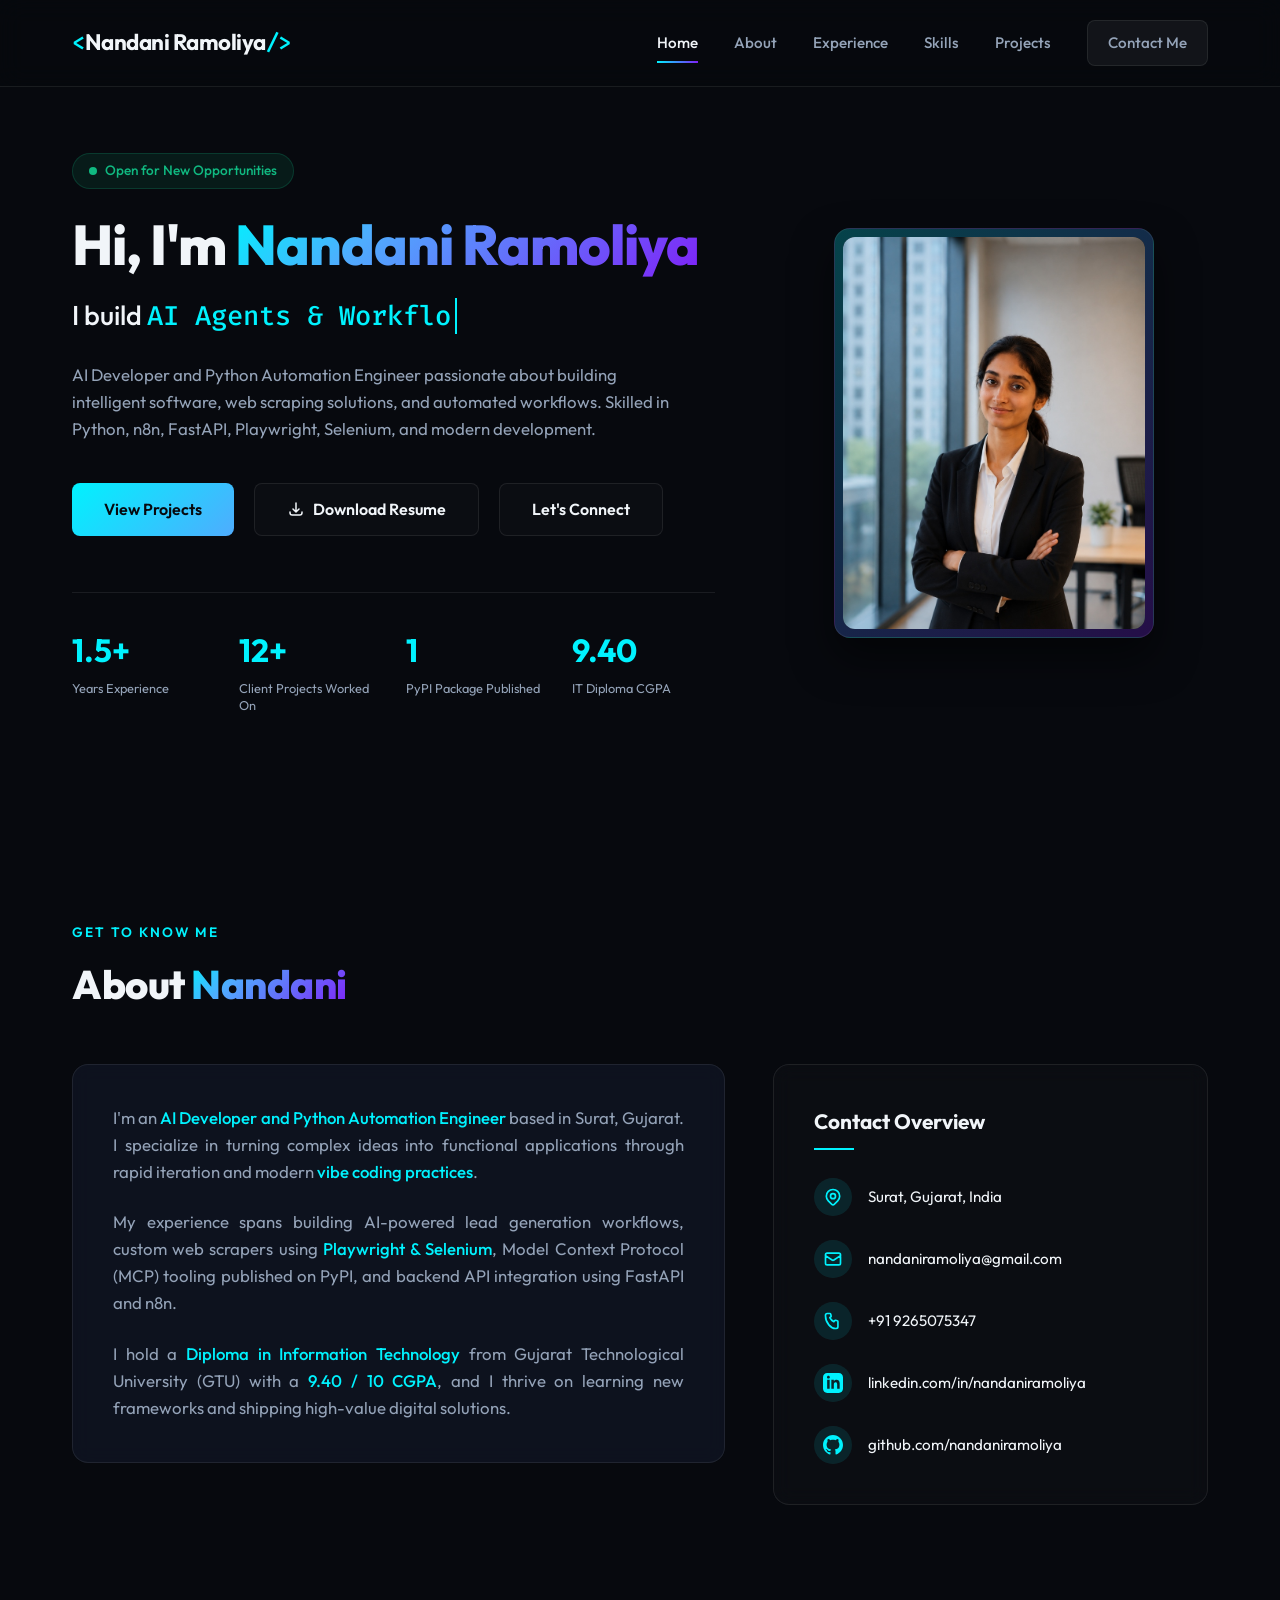
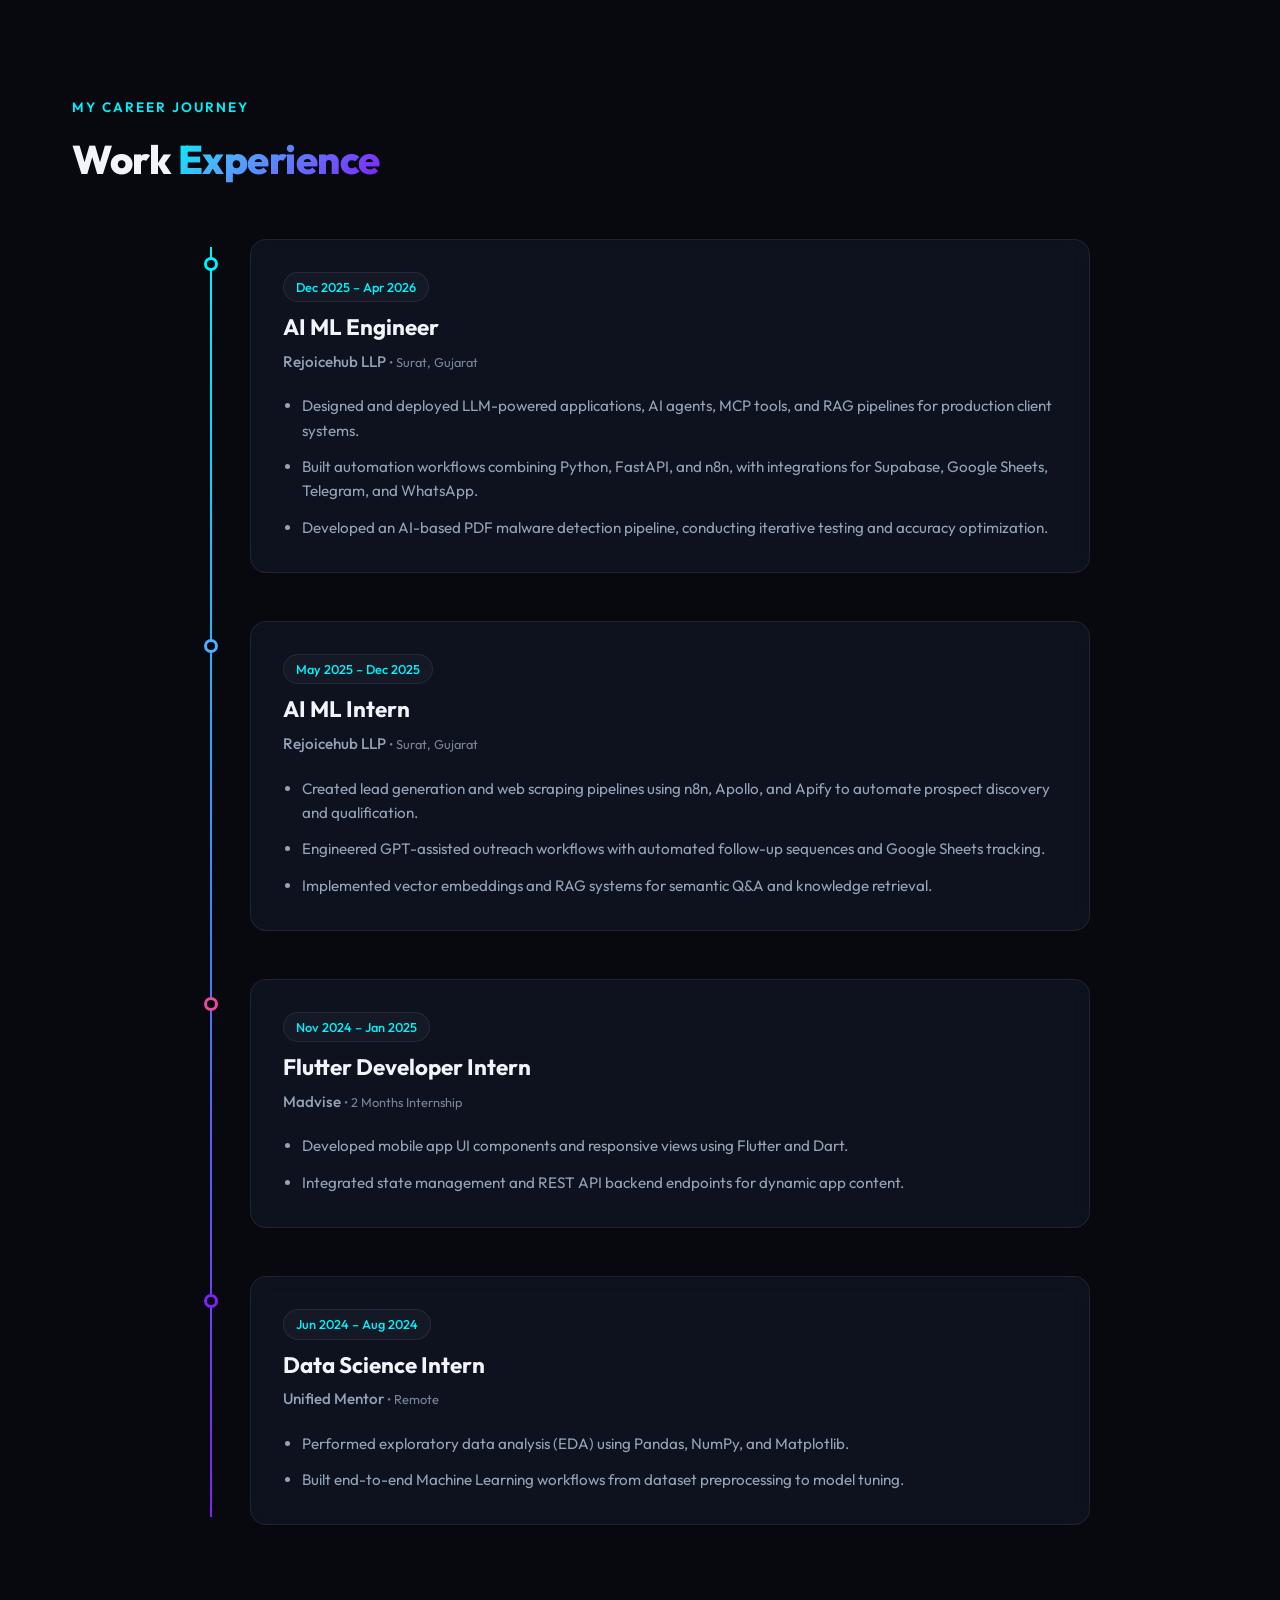
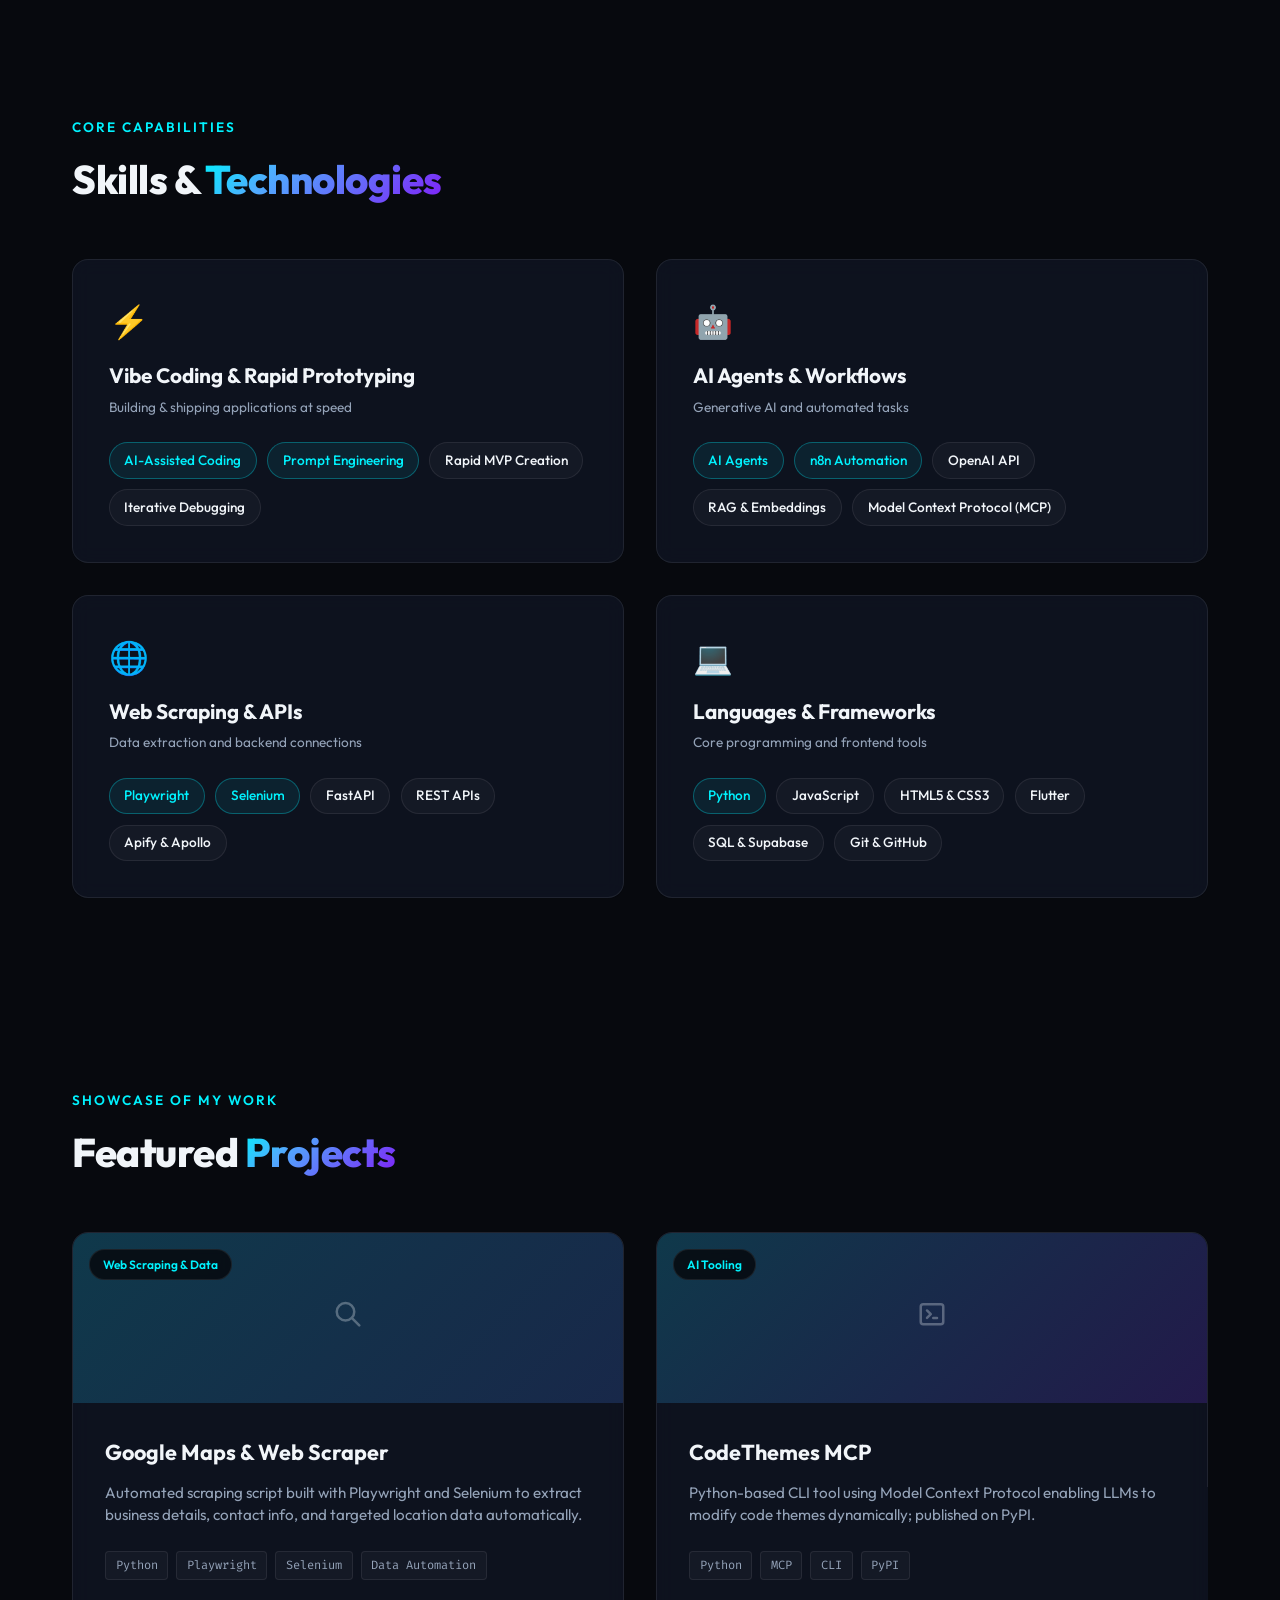
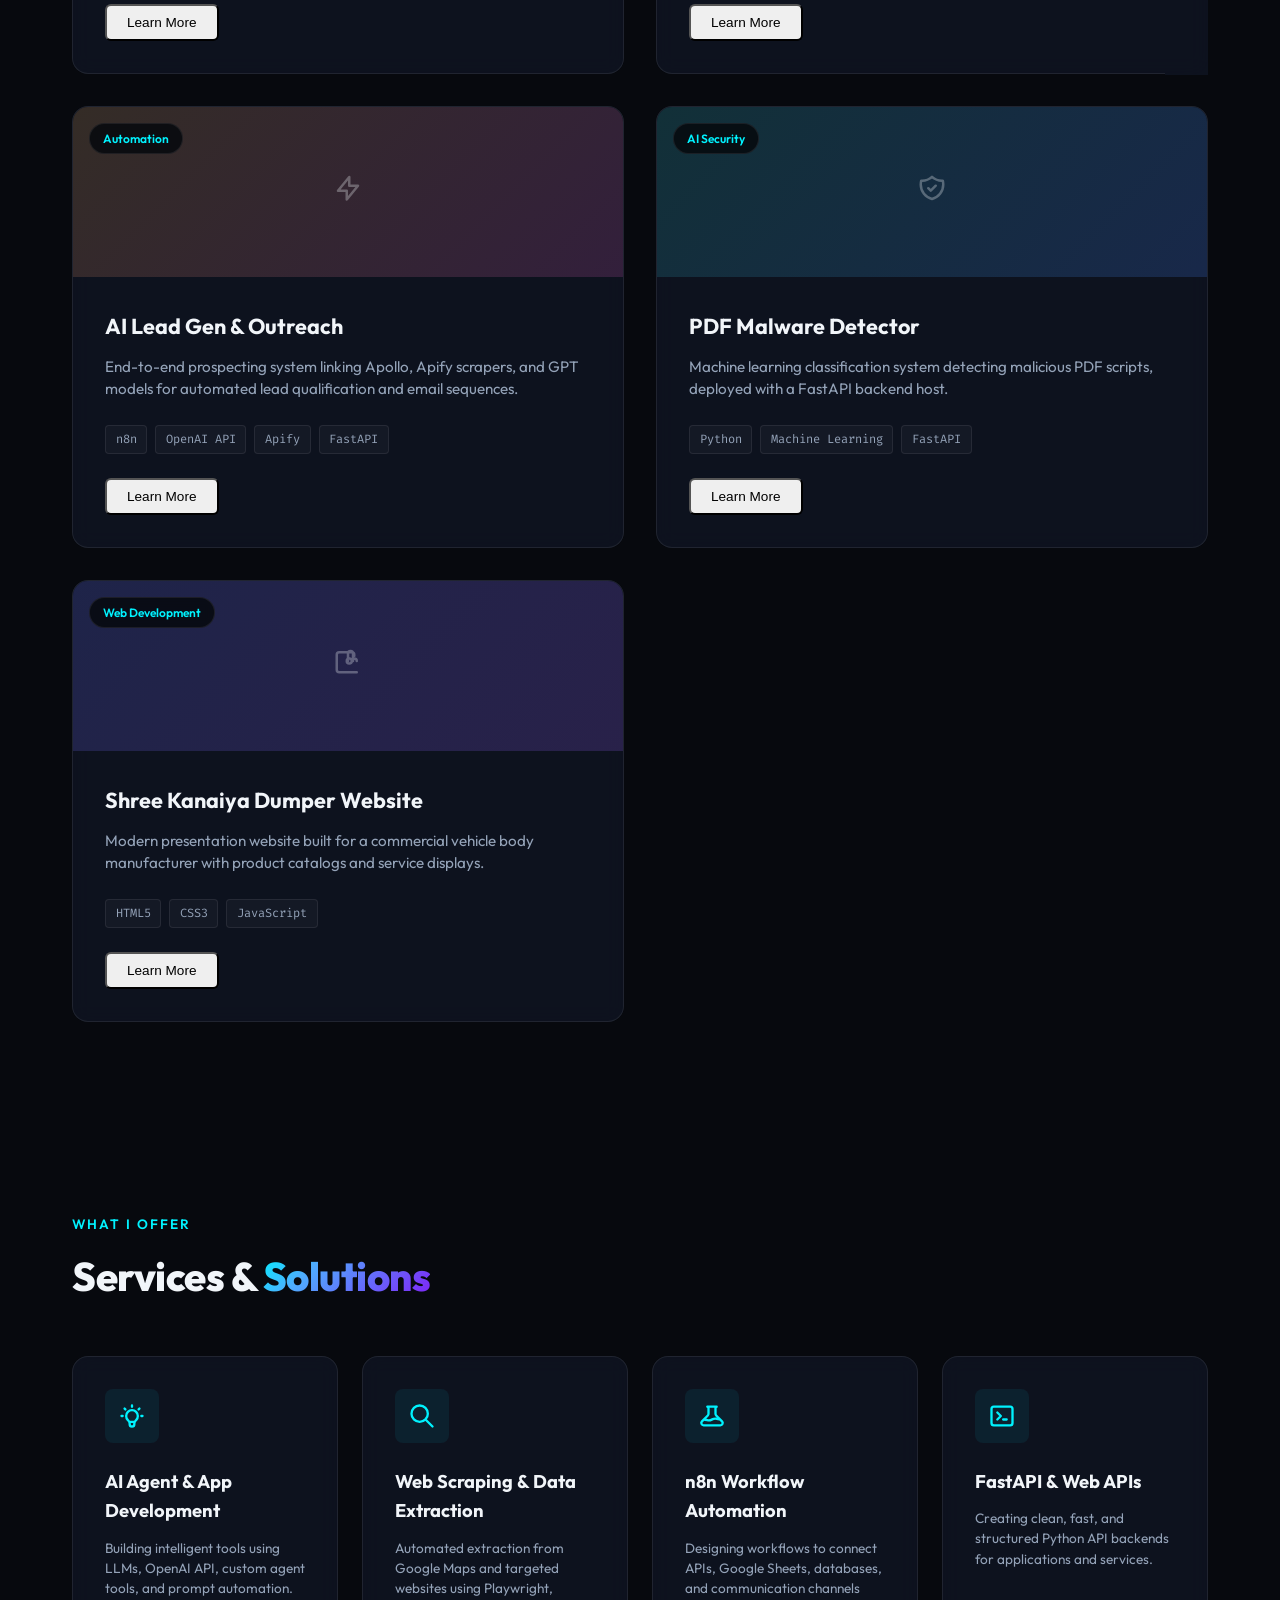
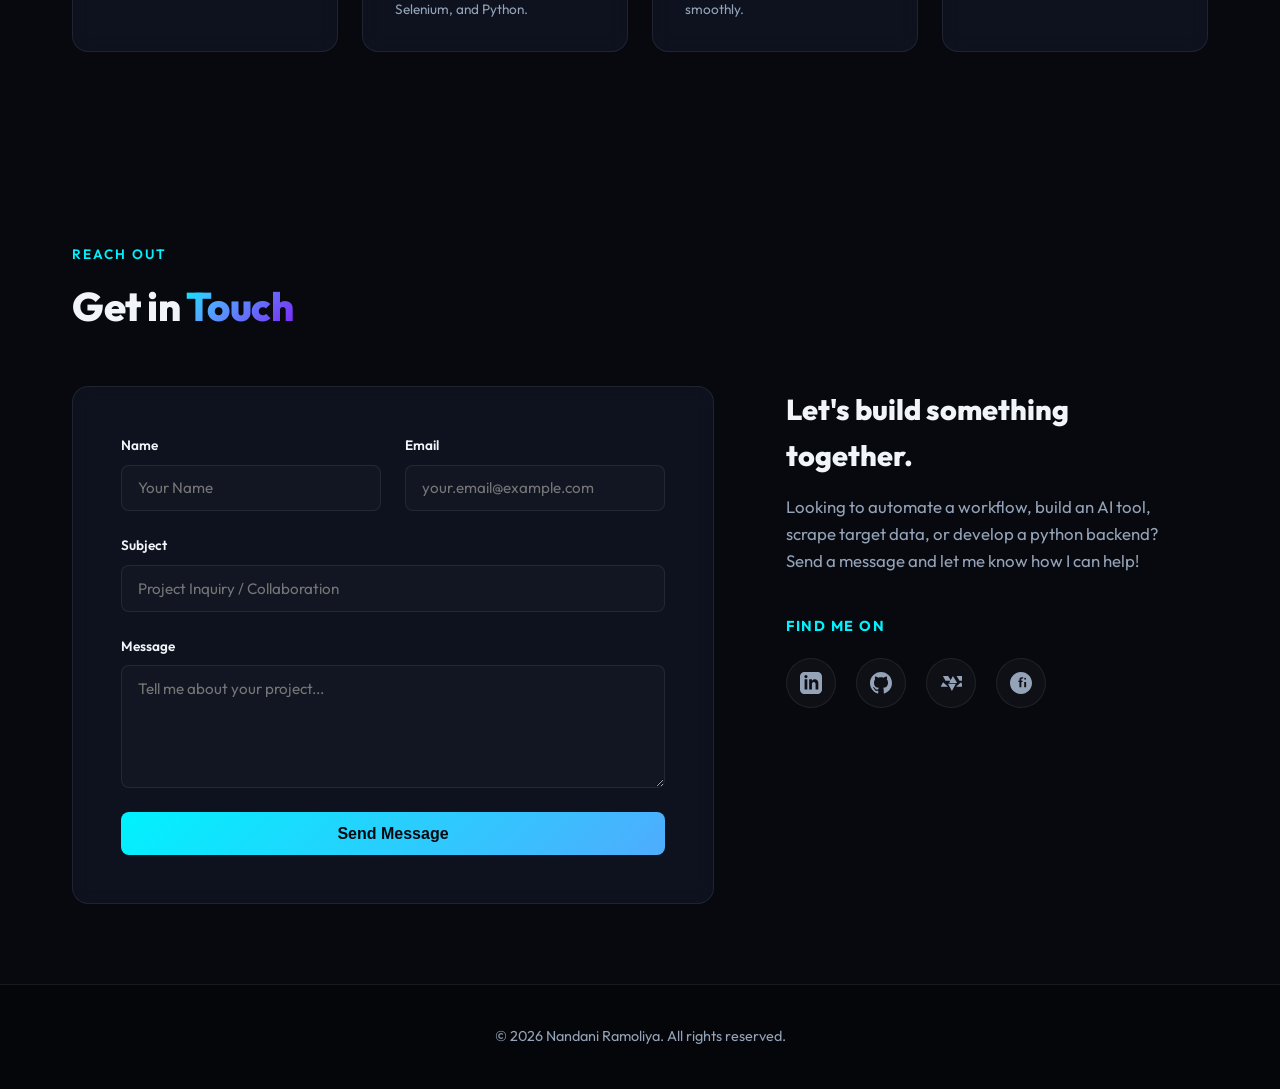
<file: portfolio/index.html>
<!DOCTYPE html>
<html lang="en">
<head>
    <meta charset="UTF-8">
    <meta name="viewport" content="width=device-width, initial-scale=1.0">
    <title>Nandani Ramoliya | AI Developer & Automation Engineer</title>
    
    <!-- Meta Descriptions for SEO -->
    <meta name="description" content="AI Developer & Automation Specialist skilled in AI agents, Python, FastAPI, n8n workflows, and web scraping with Playwright/Selenium.">
    <meta name="keywords" content="Nandani Ramoliya, AI Developer, Python Automation, Playwright, Selenium, n8n, FastAPI, Flutter, Vibe Coding, Surat Developer">
    <meta name="author" content="Nandani Ramoliya">
    
    <!-- Open Graph for Social Sharing -->
    <meta property="og:title" content="Nandani Ramoliya | AI Developer & Automation Engineer">
    <meta property="og:description" content="AI Developer specializing in LLM applications, web scraping automation, n8n pipelines, and Python backend solutions.">
    <meta property="og:type" content="website">
    
    <!-- Google Fonts -->
    <link rel="preconnect" href="https://fonts.googleapis.com">
    <link rel="preconnect" href="https://fonts.gstatic.com" crossorigin>
    <link href="https://fonts.googleapis.com/css2?family=Fira+Code:wght@400;600&family=Outfit:wght@300;400;500;600;700;800&display=swap" rel="stylesheet">
    
    <!-- Custom CSS -->
    <link rel="stylesheet" href="style.css">
</head>
<body>
    <!-- Background Aurora Blurs -->
    <div class="aurora-blob aurora-1"></div>
    <div class="aurora-blob aurora-2"></div>
    <div class="aurora-blob aurora-3"></div>

    <!-- Header Navigation -->
    <header class="navbar">
        <div class="nav-container">
            <a href="#" class="nav-logo">
                <span class="logo-code">&lt;</span>Nandani Ramoliya<span class="logo-code"> /&gt;</span>
            </a>
            
            <!-- Mobile Menu Toggle Button -->
            <button class="menu-toggle" id="mobile-menu-btn" aria-label="Toggle Menu">
                <span class="bar"></span>
                <span class="bar"></span>
                <span class="bar"></span>
            </button>
            
            <nav class="nav-menu" id="nav-links">
                <a href="#hero" class="nav-link active">Home</a>
                <a href="#about" class="nav-link">About</a>
                <a href="#experience" class="nav-link">Experience</a>
                <a href="#skills" class="nav-link">Skills</a>
                <a href="#projects" class="nav-link">Projects</a>
                <a href="#contact" class="nav-link nav-btn">Contact Me</a>
            </nav>
        </div>
    </header>

    <!-- Main Content -->
    <main>
        <!-- Hero Section -->
        <section id="hero" class="hero-section">
            <div class="hero-container">
                <div class="hero-content">
                    <div class="badge-container">
                        <span class="hero-badge">
                            <span class="pulse-dot"></span> Open for New Opportunities
                        </span>
                    </div>
                    <h1 class="hero-title">
                        Hi, I'm <span class="gradient-text">Nandani Ramoliya</span>
                    </h1>
                    <h2 class="hero-subtitle">
                        I build <span class="typewriter" id="typewriter-text" data-words='["AI Agents & Workflows", "Web Automation & Scrapers", "FastAPI Backends", "Vibe Coded Applications"]'></span>
                    </h2>
                    <p class="hero-desc">
                        AI Developer and Python Automation Engineer passionate about building intelligent software, web scraping solutions, and automated workflows. Skilled in Python, n8n, FastAPI, Playwright, Selenium, and modern development.
                    </p>
                    <div class="hero-actions">
                        <a href="#projects" class="btn btn-primary">View Projects</a>
                        <a href="Nandani_Ramoliya_Resume.pdf" download="Nandani_Ramoliya_Resume.pdf" target="_blank" class="btn btn-outline">
                            <svg xmlns="http://www.w3.org/2000/svg" width="18" height="18" fill="none" viewBox="0 0 24 24" stroke="currentColor" style="margin-right: 8px;"><path stroke-linecap="round" stroke-linejoin="round" stroke-width="2" d="M4 16v1a3 3 0 003 3h10a3 3 0 003-3v-1m-4-4l-4 4m0 0l-4-4m4 4V4"/></svg>
                            Download Resume
                        </a>
                        <a href="#contact" class="btn btn-outline">Let's Connect</a>
                    </div>
                    
                    <!-- Quick Stats Grid -->
                    <div class="stats-grid">
                        <div class="stat-card">
                            <span class="stat-num">1.5+</span>
                            <span class="stat-label">Years Experience</span>
                        </div>
                        <div class="stat-card">
                            <span class="stat-num">12+</span>
                            <span class="stat-label">Client Projects Worked On</span>
                        </div>
                        <div class="stat-card">
                            <span class="stat-num">1</span>
                            <span class="stat-label">PyPI Package Published</span>
                        </div>
                        <div class="stat-card">
                            <span class="stat-num">9.40</span>
                            <span class="stat-label">IT Diploma CGPA</span>
                        </div>
                    </div>
                </div>
                
                <div class="hero-visual">
                    <div class="avatar-card">
                        <div class="avatar-glow"></div>
                        <div class="avatar-inner">
                            <img src="images/avatar.jpg" alt="Nandani Ramoliya" class="avatar-img">
                        </div>
                    </div>
                </div>
            </div>
        </section>

        <!-- About Me Section -->
        <section id="about" class="about-section scroll-reveal">
            <div class="section-container">
                <span class="section-subtitle">Get to Know Me</span>
                <h2 class="section-title">About <span class="gradient-text">Nandani</span></h2>
                
                <div class="about-grid">
                    <div class="about-text-card">
                        <p class="about-p">
                            I'm an <strong>AI Developer and Python Automation Engineer</strong> based in Surat, Gujarat. I specialize in turning complex ideas into functional applications through rapid iteration and modern <strong>vibe coding practices</strong>.
                        </p>
                        <p class="about-p">
                            My experience spans building AI-powered lead generation workflows, custom web scrapers using <strong>Playwright & Selenium</strong>, Model Context Protocol (MCP) tooling published on PyPI, and backend API integration using FastAPI and n8n.
                        </p>
                        <p class="about-p">
                            I hold a <strong>Diploma in Information Technology</strong> from Gujarat Technological University (GTU) with a <strong>9.40 / 10 CGPA</strong>, and I thrive on learning new frameworks and shipping high-value digital solutions.
                        </p>
                    </div>
                    
                    <div class="about-info-card">
                        <h3 class="info-card-title">Contact Overview</h3>
                        <ul class="info-list">
                            <li>
                                <span class="info-icon">
                                    <svg xmlns="http://www.w3.org/2000/svg" width="20" height="20" fill="none" viewBox="0 0 24 24" stroke="currentColor"><path stroke-linecap="round" stroke-linejoin="round" stroke-width="2" d="M17.657 16.657L13.414 20.9a1.998 1.998 0 01-2.827 0l-4.244-4.243a8 8 0 1111.314 0z"/><path stroke-linecap="round" stroke-linejoin="round" stroke-width="2" d="M15 11a3 3 0 11-6 0 3 3 0 016 0z"/></svg>
                                </span>
                                <span class="info-text">Surat, Gujarat, India</span>
                            </li>
                            <li>
                                <span class="info-icon">
                                    <svg xmlns="http://www.w3.org/2000/svg" width="20" height="20" fill="none" viewBox="0 0 24 24" stroke="currentColor"><path stroke-linecap="round" stroke-linejoin="round" stroke-width="2" d="M3 8l7.89 5.26a2 2 0 002.22 0L21 8M5 19h14a2 2 0 002-2V7a2 2 0 00-2-2H5a2 2 0 00-2 2v10a2 2 0 002 2z"/></svg>
                                </span>
                                <span class="info-text"><a href="mailto:nandaniramoliya@gmail.com" class="link-hover">nandaniramoliya@gmail.com</a></span>
                            </li>
                            <li>
                                <span class="info-icon">
                                    <svg xmlns="http://www.w3.org/2000/svg" width="20" height="20" fill="none" viewBox="0 0 24 24" stroke="currentColor"><path stroke-linecap="round" stroke-linejoin="round" stroke-width="2" d="M3 5a2 2 0 012-2h3.28a1 1 0 01.94.725l.548 2.2a1 1 0 01-.321.988l-1.305.98a10.582 10.582 0 004.872 4.872l.98-1.305a1 1 0 01.988-.321l2.2.548a1 1 0 01.725.94V19a2 2 0 01-2 2h-1C9.716 21 3 14.284 3 6V5z"/></svg>
                                </span>
                                <span class="info-text"><a href="tel:+919265075347" class="link-hover">+91 9265075347</a></span>
                            </li>
                            <li>
                                <span class="info-icon">
                                    <svg xmlns="http://www.w3.org/2000/svg" width="20" height="20" fill="currentColor" viewBox="0 0 24 24"><path d="M19 0h-14c-2.761 0-5 2.239-5 5v14c0 2.761 2.239 5 5 5h14c2.762 0 5-2.239 5-5v-14c0-2.761-2.238-5-5-5zm-11 19h-3v-11h3v11zm-1.5-12.268c-.966 0-1.75-.779-1.75-1.75s.784-1.75 1.75-1.75 1.75.779 1.75 1.75-.784 1.75-1.75 1.75zm13.5 12.268h-3v-5.604c0-3.368-4-3.113-4 0v5.604h-3v-11h3v1.765c1.396-2.586 7-2.777 7 2.476v6.759z"/></svg>
                                </span>
                                <span class="info-text"><a href="https://linkedin.com/in/nandaniramoliya" target="_blank" class="link-hover">linkedin.com/in/nandaniramoliya</a></span>
                            </li>
                            <li>
                                <span class="info-icon">
                                    <svg xmlns="http://www.w3.org/2000/svg" width="20" height="20" fill="currentColor" viewBox="0 0 24 24"><path d="M12 0c-6.626 0-12 5.373-12 12 0 5.302 3.438 9.8 8.207 11.387.599.111.793-.261.793-.577v-2.234c-3.338.726-4.033-1.416-4.033-1.416-.546-1.387-1.333-1.756-1.333-1.756-1.089-.745.083-.729.083-.729 1.205.084 1.839 1.237 1.839 1.237 1.07 1.834 2.807 1.304 3.492.997.107-.775.418-1.305.762-1.604-2.665-.305-5.467-1.334-5.467-5.931 0-1.311.469-2.381 1.236-3.221-.124-.303-.535-1.524.117-3.176 0 0 1.008-.322 3.301 1.23.957-.266 1.983-.399 3.003-.404 1.02.005 2.047.138 3.006.404 2.291-1.552 3.297-1.23 3.297-1.23.653 1.653.242 2.874.118 3.176.77.84 1.235 1.911 1.235 3.221 0 4.609-2.807 5.624-5.479 5.921.43.372.823 1.102.823 2.222v3.293c0 .319.192.694.801.576 4.765-1.589 8.199-6.086 8.199-11.386 0-6.627-5.373-12-12-12z"/></svg>
                                </span>
                                <span class="info-text"><a href="https://github.com/nandaniramoliya" target="_blank" class="link-hover">github.com/nandaniramoliya</a></span>
                            </li>
                        </ul>
                    </div>
                </div>
            </div>
        </section>

        <!-- Experience Timeline Section -->
        <section id="experience" class="experience-section scroll-reveal">
            <div class="section-container">
                <span class="section-subtitle">My Career Journey</span>
                <h2 class="section-title">Work <span class="gradient-text">Experience</span></h2>
                
                <div class="timeline">
                    <!-- Experience Item 1 -->
                    <div class="timeline-item">
                        <div class="timeline-marker">
                            <span class="timeline-dot"></span>
                            <span class="timeline-line"></span>
                        </div>
                        <div class="timeline-content">
                            <div class="timeline-header">
                                <span class="timeline-date">Dec 2025 – Apr 2026</span>
                                <h3 class="timeline-job-title">AI ML Engineer</h3>
                                <h4 class="timeline-company">Rejoicehub LLP <span class="location-tag">• Surat, Gujarat</span></h4>
                            </div>
                            <div class="timeline-body">
                                <ul>
                                    <li>Designed and deployed LLM-powered applications, AI agents, MCP tools, and RAG pipelines for production client systems.</li>
                                    <li>Built automation workflows combining Python, FastAPI, and n8n, with integrations for Supabase, Google Sheets, Telegram, and WhatsApp.</li>
                                    <li>Developed an AI-based PDF malware detection pipeline, conducting iterative testing and accuracy optimization.</li>
                                </ul>
                            </div>
                        </div>
                    </div>
                    
                    <!-- Experience Item 2 -->
                    <div class="timeline-item">
                        <div class="timeline-marker">
                            <span class="timeline-dot"></span>
                            <span class="timeline-line"></span>
                        </div>
                        <div class="timeline-content">
                            <div class="timeline-header">
                                <span class="timeline-date">May 2025 – Dec 2025</span>
                                <h3 class="timeline-job-title">AI ML Intern</h3>
                                <h4 class="timeline-company">Rejoicehub LLP <span class="location-tag">• Surat, Gujarat</span></h4>
                            </div>
                            <div class="timeline-body">
                                <ul>
                                    <li>Created lead generation and web scraping pipelines using n8n, Apollo, and Apify to automate prospect discovery and qualification.</li>
                                    <li>Engineered GPT-assisted outreach workflows with automated follow-up sequences and Google Sheets tracking.</li>
                                    <li>Implemented vector embeddings and RAG systems for semantic Q&A and knowledge retrieval.</li>
                                </ul>
                            </div>
                        </div>
                    </div>

                    <!-- Experience Item 3 -->
                    <div class="timeline-item">
                        <div class="timeline-marker">
                            <span class="timeline-dot"></span>
                            <span class="timeline-line"></span>
                        </div>
                        <div class="timeline-content">
                            <div class="timeline-header">
                                <span class="timeline-date">Nov 2024 – Jan 2025</span>
                                <h3 class="timeline-job-title">Flutter Developer Intern</h3>
                                <h4 class="timeline-company">Madvise <span class="location-tag">• 2 Months Internship</span></h4>
                            </div>
                            <div class="timeline-body">
                                <ul>
                                    <li>Developed mobile app UI components and responsive views using Flutter and Dart.</li>
                                    <li>Integrated state management and REST API backend endpoints for dynamic app content.</li>
                                </ul>
                            </div>
                        </div>
                    </div>

                    <!-- Experience Item 4 -->
                    <div class="timeline-item">
                        <div class="timeline-marker">
                            <span class="timeline-dot"></span>
                        </div>
                        <div class="timeline-content">
                            <div class="timeline-header">
                                <span class="timeline-date">Jun 2024 – Aug 2024</span>
                                <h3 class="timeline-job-title">Data Science Intern</h3>
                                <h4 class="timeline-company">Unified Mentor <span class="location-tag">• Remote</span></h4>
                            </div>
                            <div class="timeline-body">
                                <ul>
                                    <li>Performed exploratory data analysis (EDA) using Pandas, NumPy, and Matplotlib.</li>
                                    <li>Built end-to-end Machine Learning workflows from dataset preprocessing to model tuning.</li>
                                </ul>
                            </div>
                        </div>
                    </div>
                </div>
            </div>
        </section>

        <!-- Technical Skills Section -->
        <section id="skills" class="skills-section scroll-reveal">
            <div class="section-container">
                <span class="section-subtitle">Core Capabilities</span>
                <h2 class="section-title">Skills & <span class="gradient-text">Technologies</span></h2>
                
                <div class="skills-tag-matrix">
                    <div class="skill-category-card">
                        <div class="category-icon">⚡</div>
                        <h3>Vibe Coding & Rapid Prototyping</h3>
                        <p class="category-sub">Building & shipping applications at speed</p>
                        <div class="tags-wrapper">
                            <span class="skill-pill highlight">AI-Assisted Coding</span>
                            <span class="skill-pill highlight">Prompt Engineering</span>
                            <span class="skill-pill">Rapid MVP Creation</span>
                            <span class="skill-pill">Iterative Debugging</span>
                        </div>
                    </div>

                    <div class="skill-category-card">
                        <div class="category-icon">🤖</div>
                        <h3>AI Agents & Workflows</h3>
                        <p class="category-sub">Generative AI and automated tasks</p>
                        <div class="tags-wrapper">
                            <span class="skill-pill highlight">AI Agents</span>
                            <span class="skill-pill highlight">n8n Automation</span>
                            <span class="skill-pill">OpenAI API</span>
                            <span class="skill-pill">RAG & Embeddings</span>
                            <span class="skill-pill">Model Context Protocol (MCP)</span>
                        </div>
                    </div>

                    <div class="skill-category-card">
                        <div class="category-icon">🌐</div>
                        <h3>Web Scraping & APIs</h3>
                        <p class="category-sub">Data extraction and backend connections</p>
                        <div class="tags-wrapper">
                            <span class="skill-pill highlight">Playwright</span>
                            <span class="skill-pill highlight">Selenium</span>
                            <span class="skill-pill">FastAPI</span>
                            <span class="skill-pill">REST APIs</span>
                            <span class="skill-pill">Apify & Apollo</span>
                        </div>
                    </div>

                    <div class="skill-category-card">
                        <div class="category-icon">💻</div>
                        <h3>Languages & Frameworks</h3>
                        <p class="category-sub">Core programming and frontend tools</p>
                        <div class="tags-wrapper">
                            <span class="skill-pill highlight">Python</span>
                            <span class="skill-pill">JavaScript</span>
                            <span class="skill-pill">HTML5 & CSS3</span>
                            <span class="skill-pill">Flutter</span>
                            <span class="skill-pill">SQL & Supabase</span>
                            <span class="skill-pill">Git & GitHub</span>
                        </div>
                    </div>
                </div>
            </div>
        </section>

        <!-- Projects Section -->
        <section id="projects" class="projects-section scroll-reveal">
            <div class="section-container">
                <span class="section-subtitle">Showcase of My Work</span>
                <h2 class="section-title">Featured <span class="gradient-text">Projects</span></h2>
                
                <div class="projects-grid">
                    <!-- Project 1: Scraper Project -->
                    <div class="project-card" data-project="scraper">
                        <div class="project-img-wrapper">
                            <div class="project-gradient-overlay scraper-gradient"></div>
                            <span class="project-tag">Web Scraping & Data</span>
                            <div class="project-icon-top">
                                <svg xmlns="http://www.w3.org/2000/svg" width="30" height="30" fill="none" viewBox="0 0 24 24" stroke="currentColor"><path stroke-linecap="round" stroke-linejoin="round" stroke-width="2" d="M21 21l-6-6m2-5a7 7 0 11-14 0 7 7 0 0114 0z"/></svg>
                            </div>
                        </div>
                        <div class="project-info">
                            <h3 class="project-title">Google Maps & Web Scraper</h3>
                            <p class="project-desc">Automated scraping script built with Playwright and Selenium to extract business details, contact info, and targeted location data automatically.</p>
                            <div class="project-tech">
                                <span>Python</span>
                                <span>Playwright</span>
                                <span>Selenium</span>
                                <span>Data Automation</span>
                            </div>
                            <button class="project-btn btn-sm">Learn More</button>
                        </div>
                    </div>

                    <!-- Project 2: CodeThemes MCP -->
                    <div class="project-card" data-project="mcp">
                        <div class="project-img-wrapper">
                            <div class="project-gradient-overlay mcp-gradient"></div>
                            <span class="project-tag">AI Tooling</span>
                            <div class="project-icon-top">
                                <svg xmlns="http://www.w3.org/2000/svg" width="30" height="30" fill="none" viewBox="0 0 24 24" stroke="currentColor"><path stroke-linecap="round" stroke-linejoin="round" stroke-width="2" d="M8 9l3 3-3 3m5 0h3M5 20h14a2 2 0 002-2V6a2 2 0 00-2-2H5a2 2 0 00-2 2v12a2 2 0 002 2z"/></svg>
                            </div>
                        </div>
                        <div class="project-info">
                            <h3 class="project-title">CodeThemes MCP</h3>
                            <p class="project-desc">Python-based CLI tool using Model Context Protocol enabling LLMs to modify code themes dynamically; published on PyPI.</p>
                            <div class="project-tech">
                                <span>Python</span>
                                <span>MCP</span>
                                <span>CLI</span>
                                <span>PyPI</span>
                            </div>
                            <button class="project-btn btn-sm">Learn More</button>
                        </div>
                    </div>
                    
                    <!-- Project 3: Lead Gen Automation -->
                    <div class="project-card" data-project="leadgen">
                        <div class="project-img-wrapper">
                            <div class="project-gradient-overlay leadgen-gradient"></div>
                            <span class="project-tag">Automation</span>
                            <div class="project-icon-top">
                                <svg xmlns="http://www.w3.org/2000/svg" width="30" height="30" fill="none" viewBox="0 0 24 24" stroke="currentColor"><path stroke-linecap="round" stroke-linejoin="round" stroke-width="2" d="M13 10V3L4 14h7v7l9-11h-7z"/></svg>
                            </div>
                        </div>
                        <div class="project-info">
                            <h3 class="project-title">AI Lead Gen & Outreach</h3>
                            <p class="project-desc">End-to-end prospecting system linking Apollo, Apify scrapers, and GPT models for automated lead qualification and email sequences.</p>
                            <div class="project-tech">
                                <span>n8n</span>
                                <span>OpenAI API</span>
                                <span>Apify</span>
                                <span>FastAPI</span>
                            </div>
                            <button class="project-btn btn-sm">Learn More</button>
                        </div>
                    </div>
                    
                    <!-- Project 4: PDF Malware Detector -->
                    <div class="project-card" data-project="malware">
                        <div class="project-img-wrapper">
                            <div class="project-gradient-overlay malware-gradient"></div>
                            <span class="project-tag">AI Security</span>
                            <div class="project-icon-top">
                                <svg xmlns="http://www.w3.org/2000/svg" width="30" height="30" fill="none" viewBox="0 0 24 24" stroke="currentColor"><path stroke-linecap="round" stroke-linejoin="round" stroke-width="2" d="M9 12l2 2 4-4m5.618-4.016A11.955 11.955 0 0112 2.944a11.955 11.955 0 01-8.618 3.04A12.02 12.02 0 003 9c0 5.591 3.824 10.29 9 11.622 5.176-1.332 9-6.03 9-11.622 0-1.042-.133-2.052-.382-3.016z"/></svg>
                            </div>
                        </div>
                        <div class="project-info">
                            <h3 class="project-title">PDF Malware Detector</h3>
                            <p class="project-desc">Machine learning classification system detecting malicious PDF scripts, deployed with a FastAPI backend host.</p>
                            <div class="project-tech">
                                <span>Python</span>
                                <span>Machine Learning</span>
                                <span>FastAPI</span>
                            </div>
                            <button class="project-btn btn-sm">Learn More</button>
                        </div>
                    </div>
                    
                    <!-- Project 5: Shree Kanaiya Dumper Site -->
                    <div class="project-card" data-project="dumper">
                        <div class="project-img-wrapper">
                            <div class="project-gradient-overlay dumper-gradient"></div>
                            <span class="project-tag">Web Development</span>
                            <div class="project-icon-top">
                                <svg xmlns="http://www.w3.org/2000/svg" width="30" height="30" fill="none" viewBox="0 0 24 24" stroke="currentColor"><path stroke-linecap="round" stroke-linejoin="round" stroke-width="2" d="M19 20H5a2 2 0 01-2-2V6a2 2 0 012-2h10a2 2 0 012 2v1m2 4a2 2 0 00-2-2m-2 2a2 2 0 11-4 0 2 2 0 014 0zM12 11V5a2 2 0 114 0v6"/></svg>
                            </div>
                        </div>
                        <div class="project-info">
                            <h3 class="project-title">Shree Kanaiya Dumper Website</h3>
                            <p class="project-desc">Modern presentation website built for a commercial vehicle body manufacturer with product catalogs and service displays.</p>
                            <div class="project-tech">
                                <span>HTML5</span>
                                <span>CSS3</span>
                                <span>JavaScript</span>
                            </div>
                            <button class="project-btn btn-sm">Learn More</button>
                        </div>
                    </div>
                </div>
            </div>
        </section>

        <!-- Services Section -->
        <section class="services-section scroll-reveal">
            <div class="section-container">
                <span class="section-subtitle">What I Offer</span>
                <h2 class="section-title">Services & <span class="gradient-text">Solutions</span></h2>
                
                <div class="services-grid">
                    <div class="service-card">
                        <div class="service-icon">
                            <svg xmlns="http://www.w3.org/2000/svg" width="28" height="28" fill="none" viewBox="0 0 24 24" stroke="currentColor"><path stroke-linecap="round" stroke-linejoin="round" stroke-width="2" d="M9.663 17h4.673M12 3v1m6.364 1.636l-.707.707M21 12h-1M4 12H3m3.343-5.657l-.707-.707m2.828 9.9a5 5 0 117.072 0l-.548.547A3.374 3.374 0 0014 18.469V19a2 2 0 11-4 0v-.531c0-.895-.356-1.754-.988-2.386l-.548-.547z"/></svg>
                        </div>
                        <h3>AI Agent & App Development</h3>
                        <p>Building intelligent tools using LLMs, OpenAI API, custom agent tools, and prompt automation.</p>
                    </div>

                    <div class="service-card">
                        <div class="service-icon">
                            <svg xmlns="http://www.w3.org/2000/svg" width="28" height="28" fill="none" viewBox="0 0 24 24" stroke="currentColor"><path stroke-linecap="round" stroke-linejoin="round" stroke-width="2" d="M21 21l-6-6m2-5a7 7 0 11-14 0 7 7 0 0114 0z"/></svg>
                        </div>
                        <h3>Web Scraping & Data Extraction</h3>
                        <p>Automated extraction from Google Maps and targeted websites using Playwright, Selenium, and Python.</p>
                    </div>
                    
                    <div class="service-card">
                        <div class="service-icon">
                            <svg xmlns="http://www.w3.org/2000/svg" width="28" height="28" fill="none" viewBox="0 0 24 24" stroke="currentColor"><path stroke-linecap="round" stroke-linejoin="round" stroke-width="2" d="M19.428 15.428a2 2 0 00-1.022-.547l-2.387-.477a6 6 0 00-3.86.517l-.318.158a6 6 0 01-3.86.517L6.05 15.21a2 2 0 00-1.806.547M8 4h8l-1 1v5.172a2 2 0 00.586 1.414l5 5c1.26 1.26.367 3.414-1.415 3.414H4.828c-1.782 0-2.674-2.154-1.414-3.414l5-5A2 2 0 009 10.172V5L8 4z"/></svg>
                        </div>
                        <h3>n8n Workflow Automation</h3>
                        <p>Designing workflows to connect APIs, Google Sheets, databases, and communication channels smoothly.</p>
                    </div>
                    
                    <div class="service-card">
                        <div class="service-icon">
                            <svg xmlns="http://www.w3.org/2000/svg" width="28" height="28" fill="none" viewBox="0 0 24 24" stroke="currentColor"><path stroke-linecap="round" stroke-linejoin="round" stroke-width="2" d="M8 9l3 3-3 3m5 0h3M5 20h14a2 2 0 002-2V6a2 2 0 00-2-2H5a2 2 0 00-2 2v12a2 2 0 002 2z"/></svg>
                        </div>
                        <h3>FastAPI & Web APIs</h3>
                        <p>Creating clean, fast, and structured Python API backends for applications and services.</p>
                    </div>
                </div>
            </div>
        </section>

        <!-- Contact Section -->
        <section id="contact" class="contact-section scroll-reveal">
            <div class="section-container">
                <span class="section-subtitle">Reach Out</span>
                <h2 class="section-title">Get in <span class="gradient-text">Touch</span></h2>
                
                <div class="contact-grid">
                    <div class="contact-form-wrapper">
                        <!-- Direct Web3Forms integration configured with user's access key e8069814-4bb9-4a4a-9c1c-e84719031d08 -->
                        <form id="portfolio-contact-form" class="contact-form" action="https://api.web3forms.com/submit" method="POST">
                            <input type="hidden" name="access_key" value="e8069814-4bb9-4a4a-9c1c-e84719031d08">
                            <input type="hidden" name="subject" value="New Contact Message from Portfolio Visitor">
                            <input type="hidden" name="from_name" value="Nandani Portfolio Site">
                            
                            <div class="form-row">
                                <div class="form-group">
                                    <label for="form-name">Name</label>
                                    <input type="text" id="form-name" name="name" required placeholder="Your Name">
                                </div>
                                <div class="form-group">
                                    <label for="form-email">Email</label>
                                    <input type="email" id="form-email" name="email" required placeholder="your.email@example.com">
                                </div>
                            </div>
                            <div class="form-group">
                                <label for="form-subject">Subject</label>
                                <input type="text" id="form-subject" name="custom_subject" required placeholder="Project Inquiry / Collaboration">
                            </div>
                            <div class="form-group">
                                <label for="form-message">Message</label>
                                <textarea id="form-message" name="message" rows="5" required placeholder="Tell me about your project..."></textarea>
                            </div>
                            
                            <button type="submit" class="btn btn-primary btn-block" id="form-submit-btn">
                                <span class="btn-text">Send Message</span>
                                <span class="spinner" id="form-spinner"></span>
                            </button>
                            <div id="form-status" class="form-status-msg"></div>
                        </form>
                    </div>
                    
                    <div class="contact-outro">
                        <h3>Let's build something together.</h3>
                        <p class="outro-p">
                            Looking to automate a workflow, build an AI tool, scrape target data, or develop a python backend? Send a message and let me know how I can help!
                        </p>
                        
                        <div class="social-channels">
                            <h4>Find me on</h4>
                            <div class="social-links">
                                <!-- LinkedIn Vector SVG -->
                                <a href="https://linkedin.com/in/nandaniramoliya" target="_blank" class="social-icon" aria-label="LinkedIn" title="LinkedIn">
                                    <svg xmlns="http://www.w3.org/2000/svg" width="22" height="22" fill="currentColor" viewBox="0 0 24 24"><path d="M19 0h-14c-2.761 0-5 2.239-5 5v14c0 2.761 2.239 5 5 5h14c2.762 0 5-2.239 5-5v-14c0-2.761-2.238-5-5-5zm-11 19h-3v-11h3v11zm-1.5-12.268c-.966 0-1.75-.779-1.75-1.75s.784-1.75 1.75-1.75 1.75.779 1.75 1.75-.784 1.75-1.75 1.75zm13.5 12.268h-3v-5.604c0-3.368-4-3.113-4 0v5.604h-3v-11h3v1.765c1.396-2.586 7-2.777 7 2.476v6.759z"/></svg>
                                </a>
                                <!-- GitHub Vector SVG -->
                                <a href="https://github.com/nandaniramoliya" target="_blank" class="social-icon" aria-label="GitHub" title="GitHub">
                                    <svg xmlns="http://www.w3.org/2000/svg" width="22" height="22" fill="currentColor" viewBox="0 0 24 24"><path d="M12 0c-6.626 0-12 5.373-12 12 0 5.302 3.438 9.8 8.207 11.387.599.111.793-.261.793-.577v-2.234c-3.338.726-4.033-1.416-4.033-1.416-.546-1.387-1.333-1.756-1.333-1.756-1.089-.745.083-.729.083-.729 1.205.084 1.839 1.237 1.839 1.237 1.07 1.834 2.807 1.304 3.492.997.107-.775.418-1.305.762-1.604-2.665-.305-5.467-1.334-5.467-5.931 0-1.311.469-2.381 1.236-3.221-.124-.303-.535-1.524.117-3.176 0 0 1.008-.322 3.301 1.23.957-.266 1.983-.399 3.003-.404 1.02.005 2.047.138 3.006.404 2.291-1.552 3.297-1.23 3.297-1.23.653 1.653.242 2.874.118 3.176.77.84 1.235 1.911 1.235 3.221 0 4.609-2.807 5.624-5.479 5.921.43.372.823 1.102.823 2.222v3.293c0 .319.192.694.801.576 4.765-1.589 8.199-6.086 8.199-11.386 0-6.627-5.373-12-12-12z"/></svg>
                                </a>
                                <!-- Freelancer Clean Vector SVG matching monochromatic theme -->
                                <a href="https://www.freelancer.in/u/nandaniramoliya?sb=t" target="_blank" class="social-icon" aria-label="Freelancer" title="Freelancer">
                                    <svg xmlns="http://www.w3.org/2000/svg" width="22" height="22" fill="currentColor" viewBox="0 0 24 24"><path d="M14.08 4.44l-4.14 7.6h8.86l-4.72-7.6zm-10.9 0l2.76 5.08h6.24l-3.32-5.08h-5.68zm14.86 0l3.32 5.08h6.24l-2.76-5.08h-6.8zm-14.7 6.84l-2.58 4.72h8.04l-5.46-4.72zm19.64 0l-5.46 4.72h8.04l-2.58-4.72zm-14.28 1.48l4.3 7.84 4.3-7.84h-8.6z"/></svg>
                                </a>
                                <!-- Fiverr Clean Vector SVG matching monochromatic theme -->
                                <a href="https://www.fiverr.com/s/2KX7wd4" target="_blank" class="social-icon" aria-label="Fiverr" title="Fiverr">
                                    <svg xmlns="http://www.w3.org/2000/svg" width="22" height="22" fill="currentColor" viewBox="0 0 24 24"><path d="M12 0C5.37 0 0 5.37 0 12s5.37 12 12 12 12-5.37 12-12S18.63 0 12 0zm1.7 8.2h-1.3v1.3h1.3v1.4h-1.3v5.6h-2.1v-5.6H9.1V9.5h1.2V8.2c0-1.7 1.1-2.6 2.7-2.6.6 0 1.2.1 1.6.3l-.5 1.5c-.2-.1-.5-.2-.9-.2-.7 0-1.5 3-1.5 1zm2.8.2a1 1 0 1 1 0-2 1 1 0 0 1 0 2zm-1 8.1v-5.6h2.1v5.6h-2.1z"/></svg>
                                </a>
                            </div>
                        </div>
                    </div>
                </div>
            </div>
        </section>
    </main>

    <!-- Footer -->
    <footer class="footer">
        <div class="footer-container">
            <p>&copy; 2026 Nandani Ramoliya. All rights reserved.</p>
        </div>
    </footer>

    <!-- Project Detail Modals -->
    <!-- Scraper Modal -->
    <div class="project-modal" id="modal-scraper">
        <div class="modal-backdrop"></div>
        <div class="modal-content">
            <button class="modal-close" aria-label="Close Modal">&times;</button>
            <div class="modal-body-content">
                <span class="modal-tag">Web Scraping</span>
                <h3 class="modal-title">Google Maps & Web Scraper</h3>
                <h4 class="modal-subtitle">Automated Business Data Extraction</h4>
                
                <div class="modal-desc">
                    <p>A web automation script designed to bypass dynamic rendering and extract structured contact details, locations, and lead metrics from Google Maps and targeted websites.</p>
                    
                    <h5>Key Achievements:</h5>
                    <ul>
                        <li>Utilized Playwright and Selenium to interact with dynamic JavaScript elements and scroll frames.</li>
                        <li>Extracted business phone numbers, addresses, ratings, and website URLs into structured CSV/JSON outputs.</li>
                        <li>Built rate-limiting and anti-blocking measures to maintain high success rates during automated scraping runs.</li>
                    </ul>
                    
                    <h5>Technical Stack:</h5>
                    <div class="project-tech">
                        <span>Python</span>
                        <span>Playwright</span>
                        <span>Selenium</span>
                        <span>Data Automation</span>
                    </div>
                </div>
                
                <div class="modal-actions">
                    <span class="client-badge">🔒 Client Proprietary Project</span>
                </div>
            </div>
        </div>
    </div>

    <!-- CodeThemes MCP Modal -->
    <div class="project-modal" id="modal-mcp">
        <div class="modal-backdrop"></div>
        <div class="modal-content">
            <button class="modal-close" aria-label="Close Modal">&times;</button>
            <div class="modal-body-content">
                <span class="modal-tag">AI Tooling</span>
                <h3 class="modal-title">CodeThemes MCP</h3>
                <h4 class="modal-subtitle">CLI AI Tool</h4>
                
                <div class="modal-desc">
                    <p>Model Context Protocol (MCP) tool allowing client LLMs to dynamically inspect and modify code styling configurations via CLI commands.</p>
                    
                    <h5>Key Achievements:</h5>
                    <ul>
                        <li>Implemented Model Context Protocol (MCP) standard server interface for LLM client integration.</li>
                        <li>Enabled autonomous agent executors to locate styling sheets and dynamically patch style properties on the fly.</li>
                    </ul>
                    
                    <h5>Technical Stack:</h5>
                    <div class="project-tech">
                        <span>Python</span>
                        <span>MCP Protocol</span>
                        <span>CLI Tooling</span>
                    </div>
                </div>
                
                <div class="modal-actions">
                    <span class="client-badge">🔒 Client Proprietary Solution</span>
                </div>
            </div>
        </div>
    </div>

    <!-- LeadGen Modal -->
    <div class="project-modal" id="modal-leadgen">
        <div class="modal-backdrop"></div>
        <div class="modal-content">
            <button class="modal-close" aria-label="Close Modal">&times;</button>
            <div class="modal-body-content">
                <span class="modal-tag">Automation</span>
                <h3 class="modal-title">AI Lead Gen & Outreach Automation</h3>
                <h4 class="modal-subtitle">n8n & OpenAI Prospecting Pipeline</h4>
                
                <div class="modal-desc">
                    <p>An automated workflow integrating Apollo, Apify scrapers, and GPT models for targeted lead qualification and personalized email outreach sequences.</p>
                    
                    <h5>Key Achievements:</h5>
                    <ul>
                        <li>Automated triggers using Apify and Apollo scrapers to qualify targeted lead prospects.</li>
                        <li>Dynamic email generation powered by GPT prompts with human-in-the-loop validation before dispatch.</li>
                    </ul>

                    <h5>Technical Stack:</h5>
                    <div class="project-tech">
                        <span>n8n</span>
                        <span>OpenAI API</span>
                        <span>Apollo / Apify</span>
                        <span>Google Sheets API</span>
                    </div>
                </div>
                
                <div class="modal-actions">
                    <span class="client-badge">🔒 Client Proprietary Solution</span>
                </div>
            </div>
        </div>
    </div>

    <!-- PDF Malware Modal -->
    <div class="project-modal" id="modal-malware">
        <div class="modal-backdrop"></div>
        <div class="modal-content">
            <button class="modal-close" aria-label="Close Modal">&times;</button>
            <div class="modal-body-content">
                <span class="modal-tag">AI Security</span>
                <h3 class="modal-title">PDF Malware Detection System</h3>
                <h4 class="modal-subtitle">Machine Learning Classifier</h4>
                
                <div class="modal-desc">
                    <p>Machine learning classification model trained to identify malicious payloads embedded in PDF documents, accessible via FastAPI.</p>
                    
                    <h5>Key Achievements:</h5>
                    <ul>
                        <li>Extracted structural elements and feature flags using static analysis scripts.</li>
                        <li>Achieved high detection precision through feature tuning and hosted API serving.</li>
                    </ul>

                    <h5>Technical Stack:</h5>
                    <div class="project-tech">
                        <span>Python</span>
                        <span>FastAPI</span>
                        <span>Scikit-Learn</span>
                    </div>
                </div>
                
                <div class="modal-actions">
                    <span class="client-badge">🔒 Client Proprietary Project</span>
                </div>
            </div>
        </div>
    </div>

    <!-- Shree Kanaiya Dumper Modal -->
    <div class="project-modal" id="modal-dumper">
        <div class="modal-backdrop"></div>
        <div class="modal-content">
            <button class="modal-close" aria-label="Close Modal">&times;</button>
            <div class="modal-body-content">
                <span class="modal-tag">Web Development</span>
                <h3 class="modal-title">Shree Kanaiya Dumper Website</h3>
                <h4 class="modal-subtitle">Client Presentation Website</h4>
                
                <div class="modal-desc">
                    <p>Responsive website presentation created for a heavy-duty commercial vehicle manufacturer in Gujarat.</p>
                    
                    <h5>Technical Stack:</h5>
                    <div class="project-tech">
                        <span>HTML5</span>
                        <span>CSS3</span>
                        <span>JavaScript</span>
                    </div>
                </div>
                
                <div class="modal-actions">
                    <a href="https://www.kanaiyadumper.com" target="_blank" class="btn btn-primary btn-sm">Visit Live Website</a>
                </div>
            </div>
        </div>
    </div>

    <!-- Custom JS -->
    <script src="script.js"></script>
</body>
</html>
</file>
<file: style.css>
/* ==========================================================================
   DESIGN SYSTEM & VARIABLES (Midnight Aurora Theme)
   ========================================================================== */
:root {
    /* Color Palette */
    --bg-deep: #07090e;
    --bg-dark: #0b0f19;
    --bg-card: rgba(17, 23, 41, 0.65);
    --bg-card-hover: rgba(23, 32, 59, 0.85);
    --border-color: rgba(255, 255, 255, 0.08);
    --border-active: rgba(0, 242, 254, 0.4);
    
    /* Accents (Cyan & Purple Gradations) */
    --primary: #00f2fe;
    --primary-rgb: 0, 242, 254;
    --secondary: #7f21f7;
    --secondary-rgb: 127, 33, 247;
    --accent: #4facfe;
    --success: #10b981;
    --error: #ef4444;
    
    /* Typography */
    --text-main: #f1f5f9;
    --text-muted: #94a3b8;
    --text-dark: #64748b;
    
    /* Fonts */
    --font-sans: 'Outfit', -apple-system, BlinkMacSystemFont, "Segoe UI", Roboto, sans-serif;
    --font-mono: 'Fira Code', monospace;
    
    /* Layout & Animation Configs */
    --radius-sm: 8px;
    --radius-md: 16px;
    --radius-lg: 24px;
    --transition-fast: 0.2s cubic-bezier(0.4, 0, 0.2, 1);
    --transition-smooth: 0.4s cubic-bezier(0.4, 0, 0.2, 1);
    --transition-slow: 0.8s cubic-bezier(0.4, 0, 0.2, 1);
    --shadow-neon: 0 0 20px rgba(0, 242, 254, 0.15);
    --shadow-neon-hover: 0 0 35px rgba(0, 242, 254, 0.35);
}

/* ==========================================================================
   RESET & FOUNDATIONS
   ========================================================================== */
*, *::before, *::after {
    box-sizing: border-box;
    margin: 0;
    padding: 0;
}

html {
    scroll-behavior: smooth;
    font-size: 16px;
    background-color: var(--bg-deep);
    overflow-x: hidden;
    width: 100%;
    max-width: 100%;
}

body {
    font-family: var(--font-sans);
    background-color: var(--bg-deep);
    color: var(--text-main);
    line-height: 1.6;
    overflow-x: hidden;
    width: 100%;
    max-width: 100%;
    position: relative;
    -webkit-font-smoothing: antialiased;
}

a {
    color: inherit;
    text-decoration: none;
    transition: var(--transition-fast);
}

img {
    max-width: 100%;
    height: auto;
    display: block;
}

ul {
    list-style: none;
}

/* Scrollbar styling */
::-webkit-scrollbar {
    width: 8px;
}
::-webkit-scrollbar-track {
    background: var(--bg-deep);
}
::-webkit-scrollbar-thumb {
    background: rgba(255, 255, 255, 0.1);
    border-radius: 4px;
    border: 2px solid var(--bg-deep);
}
::-webkit-scrollbar-thumb:hover {
    background: var(--primary);
}

/* ==========================================================================
   BACKGROUND AURORA BLOBS
   ========================================================================== */
.aurora-blob {
    position: absolute;
    border-radius: 50%;
    filter: blur(140px);
    opacity: 0.15;
    z-index: -1;
    pointer-events: none;
    animation: pulseAurora 12s ease-in-out infinite alternate;
}

.aurora-1 {
    top: 5%;
    right: 10%;
    width: 450px;
    height: 450px;
    background: radial-gradient(circle, var(--primary) 0%, transparent 80%);
}

.aurora-2 {
    top: 35%;
    left: -5%;
    width: 500px;
    height: 500px;
    background: radial-gradient(circle, var(--secondary) 0%, transparent 80%);
    animation-delay: -3s;
}

.aurora-3 {
    bottom: 10%;
    right: 5%;
    width: 400px;
    height: 400px;
    background: radial-gradient(circle, var(--accent) 0%, transparent 80%);
    animation-delay: -6s;
}

@keyframes pulseAurora {
    0% {
        transform: translate(0, 0) scale(1);
    }
    100% {
        transform: translate(-30px, 40px) scale(1.15);
    }
}

/* ==========================================================================
   NAVIGATION BAR
   ========================================================================== */
.navbar {
    position: fixed;
    top: 0;
    left: 0;
    width: 100%;
    z-index: 1000;
    background: rgba(7, 9, 14, 0.7);
    backdrop-filter: blur(12px);
    -webkit-backdrop-filter: blur(12px);
    border-bottom: 1px solid var(--border-color);
    transition: var(--transition-smooth);
}

.navbar.scrolled {
    background: rgba(7, 9, 14, 0.95);
    box-shadow: 0 10px 30px rgba(0, 0, 0, 0.4);
}

.nav-container {
    max-width: 1200px;
    margin: 0 auto;
    padding: 1.25rem 2rem;
    display: flex;
    justify-content: space-between;
    align-items: center;
}

.nav-logo {
    font-size: 1.4rem;
    font-weight: 700;
    letter-spacing: -0.5px;
    display: flex;
    align-items: center;
}

.logo-code {
    color: var(--primary);
    font-family: var(--font-mono);
    font-weight: 600;
}

.nav-menu {
    display: flex;
    align-items: center;
    gap: 2.25rem;
}

.nav-link {
    font-weight: 500;
    color: var(--text-muted);
    font-size: 0.95rem;
    position: relative;
    padding: 0.25rem 0;
}

.nav-link:hover, .nav-link.active {
    color: var(--text-main);
}

.nav-link::after {
    content: '';
    position: absolute;
    bottom: -4px;
    left: 0;
    width: 0;
    height: 2px;
    background: linear-gradient(90deg, var(--primary), var(--secondary));
    transition: var(--transition-fast);
}

.nav-link:hover::after, .nav-link.active::after {
    width: 100%;
}

.nav-btn {
    padding: 0.6rem 1.25rem;
    border-radius: var(--radius-sm);
    background: rgba(255, 255, 255, 0.05);
    border: 1px solid var(--border-color);
}

.nav-btn::after {
    display: none;
}

.nav-btn:hover {
    background: var(--primary);
    color: var(--bg-deep);
    border-color: var(--primary);
    box-shadow: 0 0 15px rgba(0, 242, 254, 0.4);
}

/* Hamburger toggle */
.menu-toggle {
    display: none;
    flex-direction: column;
    justify-content: space-between;
    width: 24px;
    height: 18px;
    background: transparent;
    border: none;
    cursor: pointer;
}

.menu-toggle .bar {
    width: 100%;
    height: 2px;
    background-color: var(--text-main);
    transition: var(--transition-fast);
}

/* ==========================================================================
   GLOBAL UTILITIES
   ========================================================================== */
.gradient-text {
    background: linear-gradient(135deg, var(--primary) 0%, #4facfe 30%, var(--secondary) 100%);
    -webkit-background-clip: text;
    -webkit-text-fill-color: transparent;
    background-clip: text;
}

.btn {
    display: inline-flex;
    align-items: center;
    justify-content: center;
    padding: 0.8rem 2rem;
    font-weight: 600;
    font-size: 1rem;
    border-radius: var(--radius-sm);
    cursor: pointer;
    transition: var(--transition-fast);
    outline: none;
}

.btn-primary {
    background: linear-gradient(135deg, var(--primary) 0%, var(--accent) 100%);
    color: var(--bg-deep);
    border: none;
}

.btn-primary:hover {
    transform: translateY(-2px);
    box-shadow: var(--shadow-neon-hover);
}

.btn-outline {
    background: rgba(255, 255, 255, 0.02);
    color: var(--text-main);
    border: 1px solid var(--border-color);
}

.btn-outline:hover {
    border-color: var(--primary);
    background: rgba(0, 242, 254, 0.05);
    transform: translateY(-2px);
}

.btn-sm {
    padding: 0.55rem 1.25rem;
    font-size: 0.85rem;
    border-radius: 6px;
}

.btn-block {
    width: 100%;
}

.section-container {
    max-width: 1200px;
    margin: 0 auto;
    padding: 7rem 2rem 5rem;
}

.section-subtitle {
    display: block;
    font-size: 0.85rem;
    font-weight: 600;
    text-transform: uppercase;
    letter-spacing: 2px;
    color: var(--primary);
    margin-bottom: 0.5rem;
}

.section-title {
    font-size: 2.5rem;
    font-weight: 800;
    margin-bottom: 3rem;
    letter-spacing: -0.5px;
}

/* ==========================================================================
   HERO SECTION
   ========================================================================== */
.hero-section {
    position: relative;
    padding-top: 8.5rem;
    padding-bottom: 5rem;
    min-height: 90vh;
    display: flex;
    align-items: center;
}

.hero-container {
    max-width: 1200px;
    margin: 0 auto;
    padding: 0 2rem;
    display: grid;
    grid-template-columns: 1.2fr 0.8fr;
    gap: 4rem;
    align-items: center;
}

.badge-container {
    margin-bottom: 1.5rem;
}

.hero-badge {
    display: inline-flex;
    align-items: center;
    gap: 8px;
    background: rgba(16, 185, 129, 0.1);
    border: 1px solid rgba(16, 185, 129, 0.2);
    color: var(--success);
    font-size: 0.85rem;
    font-weight: 500;
    padding: 0.4rem 1rem;
    border-radius: 50px;
}

.pulse-dot {
    width: 8px;
    height: 8px;
    background-color: var(--success);
    border-radius: 50%;
    animation: pulseGreen 1.8s infinite;
}

@keyframes pulseGreen {
    0% {
        transform: scale(0.95);
        box-shadow: 0 0 0 0 rgba(16, 185, 129, 0.7);
    }
    70% {
        transform: scale(1);
        box-shadow: 0 0 0 8px rgba(16, 185, 129, 0);
    }
    100% {
        transform: scale(0.95);
        box-shadow: 0 0 0 0 rgba(16, 185, 129, 0);
    }
}

.hero-title {
    font-size: 3.5rem;
    font-weight: 800;
    line-height: 1.15;
    margin-bottom: 1rem;
    letter-spacing: -1px;
}

.hero-subtitle {
    font-size: 1.7rem;
    font-weight: 500;
    margin-bottom: 1.5rem;
    color: var(--text-main);
    min-height: 40px;
}

.typewriter {
    color: var(--primary);
    border-right: 2px solid var(--primary);
    padding-right: 4px;
    animation: blinkCaret 0.75s step-end infinite;
    font-family: var(--font-mono);
}

@keyframes blinkCaret {
    from, to { border-color: transparent }
    50% { border-color: var(--primary); }
}

.hero-desc {
    font-size: 1.05rem;
    color: var(--text-muted);
    margin-bottom: 2.5rem;
    max-width: 600px;
}

.hero-actions {
    display: flex;
    gap: 1.25rem;
    margin-bottom: 3.5rem;
}

/* Stats grid */
.stats-grid {
    display: grid;
    grid-template-columns: repeat(4, 1fr);
    gap: 1.5rem;
    padding-top: 2rem;
    border-top: 1px solid var(--border-color);
}

.stat-card {
    display: flex;
    flex-direction: column;
}

.stat-num {
    font-size: 2rem;
    font-weight: 700;
    color: var(--primary);
}

.stat-label {
    font-size: 0.8rem;
    color: var(--text-muted);
    margin-top: 0.25rem;
    line-height: 1.3;
}

/* Clean Avatar Card */
.hero-visual {
    display: flex;
    justify-content: center;
}

.avatar-card {
    position: relative;
    width: 320px;
    height: 410px;
    border-radius: var(--radius-md);
    padding: 8px;
    background: linear-gradient(135deg, rgba(0, 242, 254, 0.25), rgba(127, 33, 247, 0.25));
    border: 1px solid var(--border-color);
    box-shadow: 0 20px 40px rgba(0, 0, 0, 0.5);
    transition: var(--transition-smooth);
}

.avatar-card:hover {
    transform: translateY(-8px);
    box-shadow: var(--shadow-neon-hover);
}

.avatar-glow {
    position: absolute;
    top: -5px;
    left: -5px;
    right: -5px;
    bottom: -5px;
    z-index: -1;
    background: linear-gradient(135deg, var(--primary), var(--secondary));
    filter: blur(25px);
    opacity: 0.35;
    border-radius: var(--radius-md);
    transition: var(--transition-smooth);
}

.avatar-card:hover .avatar-glow {
    opacity: 0.6;
}

.avatar-inner {
    position: relative;
    width: 100%;
    height: 100%;
    background-color: var(--bg-dark);
    border-radius: calc(var(--radius-md) - 4px);
    overflow: hidden;
}

.avatar-img {
    width: 100%;
    height: 100%;
    object-fit: cover;
    object-position: center 20%;
}

/* ==========================================================================
   ABOUT ME SECTION
   ========================================================================== */
.about-grid {
    display: grid;
    grid-template-columns: 1.2fr 0.8fr;
    gap: 3rem;
    align-items: start;
}

.about-text-card {
    background: var(--bg-card);
    border: 1px solid var(--border-color);
    border-radius: var(--radius-md);
    padding: 2.5rem;
    backdrop-filter: blur(10px);
}

.about-p {
    color: var(--text-muted);
    font-size: 1.05rem;
    margin-bottom: 1.5rem;
    text-align: justify;
}

.about-p strong {
    color: var(--primary);
    font-weight: 500;
}

.about-p:last-child {
    margin-bottom: 0;
}

.about-info-card {
    background: rgba(255, 255, 255, 0.02);
    border: 1px solid var(--border-color);
    border-radius: var(--radius-md);
    padding: 2.5rem;
    backdrop-filter: blur(10px);
}

.info-card-title {
    font-size: 1.3rem;
    font-weight: 700;
    margin-bottom: 1.75rem;
    position: relative;
    padding-bottom: 0.75rem;
}

.info-card-title::after {
    content: '';
    position: absolute;
    bottom: 0;
    left: 0;
    width: 40px;
    height: 2px;
    background: var(--primary);
}

.info-list {
    display: flex;
    flex-direction: column;
    gap: 1.5rem;
}

.info-list li {
    display: flex;
    align-items: center;
    gap: 1rem;
}

.info-icon {
    display: flex;
    align-items: center;
    justify-content: center;
    width: 38px;
    height: 38px;
    border-radius: 50%;
    background: rgba(0, 242, 254, 0.1);
    color: var(--primary);
    flex-shrink: 0;
}

.info-text {
    font-size: 0.95rem;
    color: var(--text-main);
    word-break: break-all;
}

.link-hover:hover {
    color: var(--primary);
}

/* ==========================================================================
   EXPERIENCE SECTION (TIMELINE)
   ========================================================================== */
.timeline {
    position: relative;
    max-width: 900px;
    margin: 0 auto;
}

.timeline::after {
    content: '';
    position: absolute;
    width: 2px;
    background: linear-gradient(180deg, var(--primary) 0%, var(--secondary) 100%);
    top: 8px;
    bottom: 8px;
    left: 20px;
}

.timeline-item {
    position: relative;
    padding-left: 60px;
    margin-bottom: 3rem;
}

.timeline-item:last-child {
    margin-bottom: 0;
}

.timeline-marker {
    position: absolute;
    left: 0;
    top: 4px;
    width: 42px;
    height: 42px;
    display: flex;
    align-items: center;
    justify-content: center;
    z-index: 2;
}

.timeline-dot {
    width: 14px;
    height: 14px;
    background-color: var(--bg-deep);
    border: 3px solid var(--primary);
    border-radius: 50%;
    transition: var(--transition-fast);
}

.timeline-item:hover .timeline-dot {
    background-color: var(--primary);
    box-shadow: 0 0 10px var(--primary);
    transform: scale(1.2);
}

.timeline-item:nth-child(2) .timeline-dot {
    border-color: var(--accent);
}
.timeline-item:nth-child(3) .timeline-dot {
    border-color: #ec4899;
}
.timeline-item:nth-child(4) .timeline-dot {
    border-color: var(--secondary);
}

.timeline-content {
    background: var(--bg-card);
    border: 1px solid var(--border-color);
    border-radius: var(--radius-md);
    padding: 2rem;
    transition: var(--transition-smooth);
    backdrop-filter: blur(10px);
}

.timeline-content:hover {
    border-color: rgba(0, 242, 254, 0.25);
    transform: translateX(6px);
}

.timeline-header {
    margin-bottom: 1.25rem;
    position: relative;
}

.timeline-date {
    display: inline-block;
    padding: 0.25rem 0.75rem;
    background: rgba(255, 255, 255, 0.03);
    border: 1px solid var(--border-color);
    border-radius: 50px;
    font-size: 0.8rem;
    font-weight: 500;
    color: var(--primary);
    margin-bottom: 0.5rem;
}

.timeline-job-title {
    font-size: 1.4rem;
    font-weight: 700;
    margin-bottom: 0.25rem;
}

.timeline-company {
    font-size: 0.95rem;
    color: var(--text-muted);
    font-weight: 500;
}

.location-tag {
    font-size: 0.8rem;
    font-weight: 400;
    opacity: 0.8;
}

.timeline-body ul {
    display: flex;
    flex-direction: column;
    gap: 0.75rem;
    padding-left: 1.2rem;
    list-style-type: disc;
    color: var(--text-muted);
    font-size: 0.95rem;
}

/* ==========================================================================
   TECHNICAL SKILLS MATRIX (Clean Pills Style)
   ========================================================================== */
.skills-tag-matrix {
    display: grid;
    grid-template-columns: repeat(2, 1fr);
    gap: 2rem;
}

.skill-category-card {
    background: var(--bg-card);
    border: 1px solid var(--border-color);
    border-radius: var(--radius-md);
    padding: 2.25rem;
    backdrop-filter: blur(10px);
    transition: var(--transition-smooth);
}

.skill-category-card:hover {
    border-color: rgba(0, 242, 254, 0.25);
    transform: translateY(-4px);
    box-shadow: var(--shadow-neon);
}

.category-icon {
    font-size: 2rem;
    margin-bottom: 0.75rem;
}

.skill-category-card h3 {
    font-size: 1.3rem;
    font-weight: 700;
    margin-bottom: 0.25rem;
}

.category-sub {
    font-size: 0.85rem;
    color: var(--text-muted);
    margin-bottom: 1.5rem;
}

.tags-wrapper {
    display: flex;
    flex-wrap: wrap;
    gap: 0.65rem;
}

.skill-pill {
    font-size: 0.85rem;
    font-weight: 500;
    padding: 0.4rem 0.9rem;
    background: rgba(255, 255, 255, 0.03);
    border: 1px solid var(--border-color);
    border-radius: 50px;
    color: var(--text-main);
    transition: var(--transition-fast);
}

.skill-pill.highlight {
    background: rgba(0, 242, 254, 0.08);
    border-color: rgba(0, 242, 254, 0.3);
    color: var(--primary);
}

.skill-pill:hover {
    transform: translateY(-2px);
    background: rgba(0, 242, 254, 0.15);
    border-color: var(--primary);
    color: var(--text-main);
}

/* ==========================================================================
   PROJECTS SECTION
   ========================================================================== */
.section-intro {
    text-align: center;
    max-width: 680px;
    margin: -1.25rem auto 2.5rem;
    color: var(--text-muted);
    font-size: 1.02rem;
    line-height: 1.6;
}

.projects-filter-wrapper {
    display: flex;
    justify-content: center;
    align-items: center;
    margin: 0 auto 1.5rem;
}

.projects-filter-bar {
    display: inline-flex;
    flex-wrap: wrap;
    justify-content: center;
    gap: 0.6rem;
    padding: 0.45rem;
    background: rgba(17, 23, 41, 0.75);
    border: 1px solid var(--border-color);
    border-radius: 50px;
    backdrop-filter: blur(12px);
    -webkit-backdrop-filter: blur(12px);
    box-shadow: 0 4px 20px rgba(0, 0, 0, 0.25);
}

.project-category-btn {
    display: inline-flex;
    align-items: center;
    gap: 0.5rem;
    padding: 0.55rem 1.15rem;
    background: transparent;
    border: 1px solid transparent;
    border-radius: 50px;
    color: var(--text-muted);
    font-family: var(--font-sans);
    font-size: 0.88rem;
    font-weight: 500;
    cursor: pointer;
    transition: all var(--transition-fast);
    outline: none;
    user-select: none;
}

.project-category-btn:hover {
    color: var(--text-main);
    background: rgba(255, 255, 255, 0.05);
    border-color: rgba(255, 255, 255, 0.1);
}

.project-category-btn.active {
    color: #ffffff;
    background: linear-gradient(135deg, rgba(0, 242, 254, 0.2), rgba(127, 33, 247, 0.25));
    border-color: rgba(0, 242, 254, 0.5);
    box-shadow: 0 0 15px rgba(0, 242, 254, 0.2);
    font-weight: 600;
}

.project-category-btn .category-icon {
    font-size: 0.95rem;
    display: inline-flex;
    align-items: center;
}

.project-category-btn .category-count {
    display: inline-flex;
    align-items: center;
    justify-content: center;
    min-width: 20px;
    height: 20px;
    padding: 0 6px;
    font-size: 0.75rem;
    font-family: var(--font-mono);
    border-radius: 10px;
    background: rgba(255, 255, 255, 0.06);
    color: var(--text-muted);
    transition: all var(--transition-fast);
}

.project-category-btn.active .category-count {
    background: rgba(0, 242, 254, 0.25);
    color: var(--primary);
    font-weight: 700;
}

.projects-status-line {
    text-align: center;
    margin-bottom: 2.5rem;
}

.projects-count-badge {
    display: inline-block;
    font-size: 0.85rem;
    color: var(--text-muted);
    padding: 0.35rem 1rem;
    background: rgba(255, 255, 255, 0.03);
    border: 1px solid var(--border-color);
    border-radius: 50px;
    font-family: var(--font-sans);
}

.projects-count-badge strong {
    color: var(--primary);
}

.projects-grid {
    display: grid;
    grid-template-columns: repeat(2, 1fr);
    gap: 2rem;
}

.project-card {
    background: var(--bg-card);
    border: 1px solid var(--border-color);
    border-radius: var(--radius-md);
    overflow: hidden;
    transition: var(--transition-smooth);
    backdrop-filter: blur(10px);
    display: flex;
    flex-direction: column;
    height: 100%;
}

.project-card.is-hidden {
    display: none !important;
}

.project-card.is-visible {
    animation: projectFadeIn 0.35s cubic-bezier(0.4, 0, 0.2, 1) forwards;
}

@keyframes projectFadeIn {
    from {
        opacity: 0;
        transform: translateY(14px) scale(0.98);
    }
    to {
        opacity: 1;
        transform: translateY(0) scale(1);
    }
}

.project-card:hover {
    transform: translateY(-6px);
    border-color: var(--border-active);
    box-shadow: var(--shadow-neon);
}

.featured-ribbon {
    position: absolute;
    top: 1rem;
    right: 1rem;
    padding: 0.3rem 0.75rem;
    background: linear-gradient(135deg, rgba(0, 242, 254, 0.2), rgba(127, 33, 247, 0.3));
    border: 1px solid rgba(0, 242, 254, 0.4);
    border-radius: 50px;
    font-size: 0.72rem;
    font-weight: 600;
    color: #ffffff;
    letter-spacing: 0.02em;
    z-index: 2;
    box-shadow: 0 0 12px rgba(0, 242, 254, 0.2);
}

.project-img-wrapper {
    position: relative;
    height: 170px;
    overflow: hidden;
    background-color: #12182b;
}

.project-gradient-overlay {
    position: absolute;
    width: 100%;
    height: 100%;
    top: 0;
    left: 0;
    opacity: 0.15;
    transition: var(--transition-smooth);
}

.scraper-gradient {
    background: linear-gradient(135deg, #00f2fe, #3b82f6);
}

.mcp-gradient {
    background: linear-gradient(135deg, var(--primary), var(--secondary));
}

.leadgen-gradient {
    background: linear-gradient(135deg, #f59e0b, #ec4899);
}

.leadpipe-gradient {
    background: linear-gradient(135deg, #22c55e, #06b6d4);
}

.malware-gradient {
    background: linear-gradient(135deg, #10b981, #3b82f6);
}

.dumper-gradient {
    background: linear-gradient(135deg, #6366f1, #a855f7);
}

.pinpage-gradient {
    background: linear-gradient(135deg, #4f46e5, #06b6d4);
}

.replix-gradient {
    background: linear-gradient(135deg, #16a34a, #0891b2, #4f46e5);
}

.indrix-gradient {
    background: linear-gradient(135deg, #4f46e5, #7c3aed);
}

.project-card:hover .project-gradient-overlay {
    opacity: 0.35;
}

.project-tag {
    position: absolute;
    top: 1rem;
    left: 1rem;
    padding: 0.3rem 0.8rem;
    background: rgba(7, 9, 14, 0.88);
    backdrop-filter: blur(8px);
    -webkit-backdrop-filter: blur(8px);
    border: 1px solid var(--border-color);
    border-radius: 50px;
    font-size: 0.75rem;
    font-weight: 600;
    color: var(--primary);
    display: inline-flex;
    align-items: center;
    gap: 0.4rem;
    z-index: 2;
}

.project-tag.tag-ai {
    color: #00f2fe;
    border-color: rgba(0, 242, 254, 0.35);
    background: rgba(0, 242, 254, 0.1);
}

.project-tag.tag-agent {
    color: #c084fc;
    border-color: rgba(192, 132, 252, 0.35);
    background: rgba(168, 85, 247, 0.1);
}

.project-tag.tag-bot {
    color: #34d399;
    border-color: rgba(52, 211, 153, 0.35);
    background: rgba(16, 185, 129, 0.1);
}

.project-tag.tag-website {
    color: #38bdf8;
    border-color: rgba(56, 189, 248, 0.35);
    background: rgba(56, 189, 248, 0.1);
}

.project-tag .tag-dot {
    width: 6px;
    height: 6px;
    border-radius: 50%;
    background-color: currentColor;
    display: inline-block;
}

.project-icon-top {
    position: absolute;
    top: 50%;
    left: 50%;
    transform: translate(-50%, -50%);
    opacity: 0.3;
    transition: var(--transition-smooth);
    color: var(--text-main);
}

.project-card:hover .project-icon-top {
    opacity: 0.8;
    transform: translate(-50%, -50%) scale(1.2);
}

.project-info {
    padding: 2rem;
    display: flex;
    flex-direction: column;
    flex-grow: 1;
}

.project-title {
    font-size: 1.35rem;
    font-weight: 700;
    margin-bottom: 0.75rem;
}

.project-desc {
    color: var(--text-muted);
    font-size: 0.95rem;
    margin-bottom: 1.5rem;
    line-height: 1.5;
    flex-grow: 1;
}

.project-tech {
    display: flex;
    flex-wrap: wrap;
    gap: 0.5rem;
    margin-bottom: 1.5rem;
}

.project-tech span {
    font-family: var(--font-mono);
    font-size: 0.75rem;
    padding: 0.25rem 0.6rem;
    background: rgba(255,255,255,0.03);
    border: 1px solid var(--border-color);
    border-radius: 4px;
    color: var(--text-muted);
}

.project-btn {
    align-self: flex-start;
    font-family: inherit;
    font-weight: 600;
    cursor: pointer;
    background: rgba(255, 255, 255, 0.02);
    color: var(--text-main);
    border: 1px solid var(--border-color);
    transition: var(--transition-fast);
}

.project-btn:hover {
    border-color: var(--primary);
    background: rgba(0, 242, 254, 0.05);
    transform: translateY(-2px);
}

/* ==========================================================================
   SERVICES SECTION
   ========================================================================== */
.services-grid {
    display: grid;
    grid-template-columns: repeat(4, 1fr);
    gap: 1.5rem;
}

.service-card {
    background: var(--bg-card);
    border: 1px solid var(--border-color);
    border-radius: var(--radius-md);
    padding: 2rem;
    backdrop-filter: blur(10px);
    transition: var(--transition-smooth);
}

.service-card:hover {
    border-color: rgba(0, 242, 254, 0.25);
    transform: translateY(-5px);
    box-shadow: 0 10px 30px rgba(0,0,0,0.3);
}

.service-icon {
    display: flex;
    align-items: center;
    justify-content: center;
    width: 54px;
    height: 54px;
    border-radius: var(--radius-sm);
    background: rgba(0, 242, 254, 0.07);
    color: var(--primary);
    margin-bottom: 1.5rem;
    transition: var(--transition-fast);
}

.service-card:hover .service-icon {
    background: var(--primary);
    color: var(--bg-deep);
    box-shadow: 0 0 15px rgba(0, 242, 254, 0.5);
}

.service-card h3 {
    font-size: 1.15rem;
    font-weight: 700;
    margin-bottom: 0.75rem;
}

.service-card p {
    color: var(--text-muted);
    font-size: 0.85rem;
    line-height: 1.5;
}

/* ==========================================================================
   CONTACT SECTION
   ========================================================================== */
.contact-grid {
    display: grid;
    grid-template-columns: 1.1fr 0.9fr;
    gap: 4.5rem;
    align-items: start;
}

.contact-form-wrapper {
    background: var(--bg-card);
    border: 1px solid var(--border-color);
    border-radius: var(--radius-md);
    padding: 3rem;
    backdrop-filter: blur(10px);
}

.contact-form {
    display: flex;
    flex-direction: column;
    gap: 1.5rem;
}

.form-row {
    display: grid;
    grid-template-columns: repeat(2, 1fr);
    gap: 1.5rem;
}

.form-group {
    display: flex;
    flex-direction: column;
    gap: 0.5rem;
}

.form-group label {
    font-size: 0.85rem;
    font-weight: 600;
    color: var(--text-main);
}

.form-group input, .form-group textarea {
    background: rgba(255, 255, 255, 0.02);
    border: 1px solid var(--border-color);
    border-radius: var(--radius-sm);
    padding: 0.8rem 1rem;
    color: var(--text-main);
    font-family: var(--font-sans);
    font-size: 0.95rem;
    transition: var(--transition-fast);
}

.form-group input:focus, .form-group textarea:focus {
    outline: none;
    border-color: var(--primary);
    box-shadow: 0 0 10px rgba(0, 242, 254, 0.15);
    background: rgba(255, 255, 255, 0.04);
}

.spinner {
    display: none;
    width: 20px;
    height: 20px;
    border: 2px solid rgba(7, 9, 14, 0.2);
    border-top: 2px solid var(--bg-deep);
    border-radius: 50%;
    animation: rotateSpinner 0.8s linear infinite;
    margin-left: 10px;
}

@keyframes rotateSpinner {
    to { transform: rotate(360deg); }
}

.form-status-msg {
    font-size: 0.9rem;
    text-align: center;
    margin-top: 0.5rem;
    display: none;
}

.form-status-msg.success {
    display: block;
    color: var(--success);
}

.form-status-msg.error {
    display: block;
    color: var(--error);
}

.contact-outro h3 {
    font-size: 1.8rem;
    font-weight: 800;
    margin-bottom: 1rem;
}

.outro-p {
    color: var(--text-muted);
    font-size: 1.05rem;
    margin-bottom: 2.5rem;
}

.social-channels h4 {
    font-size: 0.9rem;
    text-transform: uppercase;
    letter-spacing: 1.5px;
    color: var(--primary);
    margin-bottom: 1.25rem;
}

.social-links {
    display: flex;
    gap: 1.25rem;
    align-items: center;
}

.social-icon {
    display: flex;
    align-items: center;
    justify-content: center;
    width: 50px;
    height: 50px;
    border-radius: 50%;
    background: rgba(255, 255, 255, 0.03);
    border: 1px solid var(--border-color);
    color: var(--text-muted);
    transition: var(--transition-fast);
}

.social-icon svg {
    width: 22px;
    height: 22px;
    fill: currentColor;
    transition: var(--transition-fast);
}

.social-icon:hover {
    color: var(--bg-deep);
    background: var(--primary);
    border-color: var(--primary);
    transform: translateY(-3px);
    box-shadow: 0 5px 15px rgba(0, 242, 254, 0.4);
}

/* ==========================================================================
   FOOTER
   ========================================================================== */
.footer {
    border-top: 1px solid var(--border-color);
    padding: 2.5rem 2rem;
    background: #05060a;
}

.footer-container {
    max-width: 1200px;
    margin: 0 auto;
    text-align: center;
    color: var(--text-muted);
    font-size: 0.9rem;
}

/* ==========================================================================
   PROJECT DETAIL MODALS & CLIENT BADGES
   ========================================================================== */
.client-badge {
    display: inline-flex;
    align-items: center;
    gap: 8px;
    padding: 0.5rem 1rem;
    background: rgba(255, 255, 255, 0.03);
    border: 1px solid var(--border-color);
    border-radius: var(--radius-sm);
    color: var(--text-muted);
    font-size: 0.85rem;
    font-weight: 500;
}

.project-modal {
    position: fixed;
    top: 0;
    left: 0;
    width: 100%;
    height: 100%;
    z-index: 2000;
    display: flex;
    align-items: center;
    justify-content: center;
    padding: 2rem;
    opacity: 0;
    pointer-events: none;
    transition: var(--transition-smooth);
}

.project-modal.active {
    opacity: 1;
    pointer-events: auto;
}

.modal-backdrop {
    position: absolute;
    top: 0;
    left: 0;
    width: 100%;
    height: 100%;
    background: rgba(7, 9, 14, 0.85);
    backdrop-filter: blur(8px);
    -webkit-backdrop-filter: blur(8px);
}

.modal-content {
    position: relative;
    background: #0f1422;
    border: 1px solid var(--border-color);
    width: 100%;
    max-width: 650px;
    border-radius: var(--radius-md);
    padding: 2.5rem;
    box-shadow: 0 25px 50px rgba(0, 0, 0, 0.5);
    z-index: 10;
    transform: scale(0.9);
    transition: var(--transition-smooth);
    max-height: 90vh;
    overflow-y: auto;
}

.project-modal.active .modal-content {
    transform: scale(1);
}

.modal-close {
    position: absolute;
    top: 1.5rem;
    right: 1.5rem;
    background: transparent;
    border: none;
    color: var(--text-muted);
    font-size: 1.8rem;
    cursor: pointer;
    transition: var(--transition-fast);
    line-height: 1;
}

.modal-close:hover {
    color: var(--primary);
}

.modal-body-content .modal-tag {
    display: inline-block;
    padding: 0.25rem 0.75rem;
    background: rgba(0, 242, 254, 0.1);
    color: var(--primary);
    font-size: 0.75rem;
    font-weight: 600;
    border-radius: 50px;
    margin-bottom: 0.75rem;
}

.modal-body-content .modal-tag.tag-ai {
    background: rgba(0, 242, 254, 0.12);
    color: #00f2fe;
    border: 1px solid rgba(0, 242, 254, 0.3);
}

.modal-body-content .modal-tag.tag-agent {
    background: rgba(168, 85, 247, 0.12);
    color: #c084fc;
    border: 1px solid rgba(192, 132, 252, 0.3);
}

.modal-body-content .modal-tag.tag-bot {
    background: rgba(16, 185, 129, 0.12);
    color: #34d399;
    border: 1px solid rgba(52, 211, 153, 0.3);
}

.modal-body-content .modal-tag.tag-website {
    background: rgba(56, 189, 248, 0.12);
    color: #38bdf8;
    border: 1px solid rgba(56, 189, 248, 0.3);
}

.modal-title {
    font-size: 2rem;
    font-weight: 800;
    margin-bottom: 0.25rem;
}

.modal-subtitle {
    font-size: 1rem;
    color: var(--text-muted);
    font-weight: 500;
    margin-bottom: 1.75rem;
}

.modal-desc {
    color: var(--text-muted);
    font-size: 0.95rem;
    margin-bottom: 2rem;
}

.modal-desc p {
    margin-bottom: 1rem;
    line-height: 1.6;
}

.modal-desc h5 {
    color: var(--text-main);
    font-size: 1.05rem;
    font-weight: 600;
    margin-top: 1.5rem;
    margin-bottom: 0.75rem;
}

.modal-desc ul {
    padding-left: 1.2rem;
    list-style-type: disc;
    margin-bottom: 1.5rem;
    display: flex;
    flex-direction: column;
    gap: 0.5rem;
}

.modal-actions {
    display: flex;
    flex-wrap: wrap;
    gap: 1rem;
    border-top: 1px solid var(--border-color);
    padding-top: 1.5rem;
}

/* ==========================================================================
   SCROLL REVEAL CLASS
   ========================================================================== */
.scroll-reveal {
    opacity: 0;
    transform: translateY(30px);
    transition: opacity 0.8s ease, transform 0.8s ease;
}

.scroll-reveal.revealed {
    opacity: 1;
    transform: translateY(0);
}

/* ==========================================================================
   RESPONSIVE DESIGN (MEDIA QUERIES)
   ========================================================================== */
@media (max-width: 992px) {
    .hero-container {
        grid-template-columns: 1fr;
        gap: 3rem;
        text-align: center;
    }
    
    .hero-desc {
        margin-left: auto;
        margin-right: auto;
    }
    
    .hero-actions {
        justify-content: center;
        flex-wrap: wrap;
    }
    
    .stats-grid {
        justify-content: center;
    }
    
    .about-grid {
        grid-template-columns: 1fr;
        gap: 2rem;
    }
    
    .skills-tag-matrix {
        grid-template-columns: 1fr;
    }
    
    .projects-grid {
        grid-template-columns: 1fr;
    }
    
    .services-grid {
        grid-template-columns: repeat(2, 1fr);
    }
    
    .contact-grid {
        grid-template-columns: 1fr;
        gap: 3rem;
    }
}

@media (max-width: 768px) {
    .aurora-blob {
        display: none;
    }
    
    section {
        padding: 4rem 0;
    }
    
    .section-container {
        padding: 0 1.5rem;
        max-width: 100%;
        box-sizing: border-box;
    }
    
    .nav-container {
        padding: 1rem 1.25rem;
        max-width: 100%;
    }
    
    .menu-toggle {
        display: flex;
    }
    
    .nav-menu {
        position: fixed;
        top: 65px;
        left: 0;
        width: 100%;
        height: auto;
        padding: 2.5rem 1.5rem;
        background: rgba(7, 9, 14, 0.98);
        backdrop-filter: blur(20px);
        -webkit-backdrop-filter: blur(20px);
        flex-direction: column;
        align-items: center;
        justify-content: center;
        gap: 1.75rem;
        transform: translateY(-120%);
        opacity: 0;
        pointer-events: none;
        transition: transform 0.4s cubic-bezier(0.4, 0, 0.2, 1), opacity 0.3s ease;
        border-bottom: 1px solid var(--border-color);
        box-shadow: 0 20px 40px rgba(0, 0, 0, 0.6);
        z-index: 999;
    }
    
    .nav-menu.active {
        transform: translateY(0);
        opacity: 1;
        pointer-events: auto;
    }
    
    .nav-link {
        font-size: 1.15rem;
    }
    
    .hero-title {
        font-size: 2.5rem;
        word-break: break-word;
    }
    
    .hero-subtitle {
        font-size: 1.25rem;
    }
    
    .stats-grid {
        grid-template-columns: repeat(2, 1fr);
        gap: 1.25rem;
    }
    
    .services-grid {
        grid-template-columns: 1fr;
    }
    
    .form-row {
        grid-template-columns: 1fr;
        gap: 1.25rem;
    }
    
    .about-text-card,
    .about-info-card,
    .skill-category-card,
    .project-info,
    .service-card,
    .contact-form-wrapper {
        padding: 1.5rem;
    }
}

@media (max-width: 600px) {
    .timeline::after {
        left: 12px;
    }
    
    .timeline-item {
        padding-left: 36px;
    }
    
    .timeline-marker {
        width: 26px;
        height: 26px;
        left: 0;
    }
    
    .timeline-dot {
        width: 10px;
        height: 10px;
    }
    
    .timeline-content {
        padding: 1.25rem;
    }
}

@media (max-width: 480px) {
    section {
        padding: 3rem 0;
    }
    
    .section-container {
        padding: 0 1rem;
    }
    
    .hero-section {
        padding-top: 110px;
        padding-bottom: 3rem;
    }

    .hero-title {
        font-size: 2rem;
        line-height: 1.2;
    }
    
    .hero-subtitle {
        font-size: 1.1rem;
    }
    
    .hero-desc {
        font-size: 0.95rem;
    }
    
    .stats-grid {
        grid-template-columns: 1fr;
        gap: 1rem;
        text-align: center;
    }
    
    .section-title {
        font-size: 1.85rem;
    }
    
    .avatar-card {
        width: 100%;
        max-width: 280px;
        height: auto;
        aspect-ratio: 3/4;
        margin: 0 auto;
    }
    
    .btn {
        width: 100%;
        justify-content: center;
    }
    
    .hero-actions {
        flex-direction: column;
        width: 100%;
        gap: 0.85rem;
    }
    
    .modal-content {
        padding: 1.5rem;
        max-width: 95%;
    }
}

@media (max-width: 640px) {
    .projects-filter-wrapper {
        margin: 0 auto 1.25rem;
        overflow-x: auto;
        padding-bottom: 0.5rem;
        justify-content: flex-start;
        -webkit-overflow-scrolling: touch;
        scrollbar-width: none;
        width: 100%;
    }
    .projects-filter-wrapper::-webkit-scrollbar {
        display: none;
    }
    .projects-filter-bar {
        flex-wrap: nowrap;
        white-space: nowrap;
        border-radius: var(--radius-md);
    }
    .project-category-btn {
        padding: 0.45rem 0.85rem;
        font-size: 0.8rem;
    }
}
</file>
<file: portfolio/style.css>
/* ==========================================================================
   DESIGN SYSTEM & VARIABLES (Midnight Aurora Theme)
   ========================================================================== */
:root {
    /* Color Palette */
    --bg-deep: #07090e;
    --bg-dark: #0b0f19;
    --bg-card: rgba(17, 23, 41, 0.65);
    --bg-card-hover: rgba(23, 32, 59, 0.85);
    --border-color: rgba(255, 255, 255, 0.08);
    --border-active: rgba(0, 242, 254, 0.4);
    
    /* Accents (Cyan & Purple Gradations) */
    --primary: #00f2fe;
    --primary-rgb: 0, 242, 254;
    --secondary: #7f21f7;
    --secondary-rgb: 127, 33, 247;
    --accent: #4facfe;
    --success: #10b981;
    --error: #ef4444;
    
    /* Typography */
    --text-main: #f1f5f9;
    --text-muted: #94a3b8;
    --text-dark: #64748b;
    
    /* Fonts */
    --font-sans: 'Outfit', -apple-system, BlinkMacSystemFont, "Segoe UI", Roboto, sans-serif;
    --font-mono: 'Fira Code', monospace;
    
    /* Layout & Animation Configs */
    --radius-sm: 8px;
    --radius-md: 16px;
    --radius-lg: 24px;
    --transition-fast: 0.2s cubic-bezier(0.4, 0, 0.2, 1);
    --transition-smooth: 0.4s cubic-bezier(0.4, 0, 0.2, 1);
    --transition-slow: 0.8s cubic-bezier(0.4, 0, 0.2, 1);
    --shadow-neon: 0 0 20px rgba(0, 242, 254, 0.15);
    --shadow-neon-hover: 0 0 35px rgba(0, 242, 254, 0.35);
}

/* ==========================================================================
   RESET & FOUNDATIONS
   ========================================================================== */
*, *::before, *::after {
    box-sizing: border-box;
    margin: 0;
    padding: 0;
}

html {
    scroll-behavior: smooth;
    font-size: 16px;
    background-color: var(--bg-deep);
    overflow-x: hidden;
    width: 100%;
    max-width: 100%;
}

body {
    font-family: var(--font-sans);
    background-color: var(--bg-deep);
    color: var(--text-main);
    line-height: 1.6;
    overflow-x: hidden;
    width: 100%;
    max-width: 100%;
    position: relative;
    -webkit-font-smoothing: antialiased;
}

a {
    color: inherit;
    text-decoration: none;
    transition: var(--transition-fast);
}

img {
    max-width: 100%;
    height: auto;
    display: block;
}

ul {
    list-style: none;
}

/* Scrollbar styling */
::-webkit-scrollbar {
    width: 8px;
}
::-webkit-scrollbar-track {
    background: var(--bg-deep);
}
::-webkit-scrollbar-thumb {
    background: rgba(255, 255, 255, 0.1);
    border-radius: 4px;
    border: 2px solid var(--bg-deep);
}
::-webkit-scrollbar-thumb:hover {
    background: var(--primary);
}

/* ==========================================================================
   BACKGROUND AURORA BLOBS
   ========================================================================== */
.aurora-blob {
    position: absolute;
    border-radius: 50%;
    filter: blur(140px);
    opacity: 0.15;
    z-index: -1;
    pointer-events: none;
    animation: pulseAurora 12s ease-in-out infinite alternate;
}

.aurora-1 {
    top: 5%;
    right: 10%;
    width: 450px;
    height: 450px;
    background: radial-gradient(circle, var(--primary) 0%, transparent 80%);
}

.aurora-2 {
    top: 35%;
    left: -5%;
    width: 500px;
    height: 500px;
    background: radial-gradient(circle, var(--secondary) 0%, transparent 80%);
    animation-delay: -3s;
}

.aurora-3 {
    bottom: 10%;
    right: 5%;
    width: 400px;
    height: 400px;
    background: radial-gradient(circle, var(--accent) 0%, transparent 80%);
    animation-delay: -6s;
}

@keyframes pulseAurora {
    0% {
        transform: translate(0, 0) scale(1);
    }
    100% {
        transform: translate(-30px, 40px) scale(1.15);
    }
}

/* ==========================================================================
   NAVIGATION BAR
   ========================================================================== */
.navbar {
    position: fixed;
    top: 0;
    left: 0;
    width: 100%;
    z-index: 1000;
    background: rgba(7, 9, 14, 0.7);
    backdrop-filter: blur(12px);
    -webkit-backdrop-filter: blur(12px);
    border-bottom: 1px solid var(--border-color);
    transition: var(--transition-smooth);
}

.navbar.scrolled {
    background: rgba(7, 9, 14, 0.95);
    box-shadow: 0 10px 30px rgba(0, 0, 0, 0.4);
}

.nav-container {
    max-width: 1200px;
    margin: 0 auto;
    padding: 1.25rem 2rem;
    display: flex;
    justify-content: space-between;
    align-items: center;
}

.nav-logo {
    font-size: 1.4rem;
    font-weight: 700;
    letter-spacing: -0.5px;
    display: flex;
    align-items: center;
}

.logo-code {
    color: var(--primary);
    font-family: var(--font-mono);
    font-weight: 600;
}

.nav-menu {
    display: flex;
    align-items: center;
    gap: 2.25rem;
}

.nav-link {
    font-weight: 500;
    color: var(--text-muted);
    font-size: 0.95rem;
    position: relative;
    padding: 0.25rem 0;
}

.nav-link:hover, .nav-link.active {
    color: var(--text-main);
}

.nav-link::after {
    content: '';
    position: absolute;
    bottom: -4px;
    left: 0;
    width: 0;
    height: 2px;
    background: linear-gradient(90deg, var(--primary), var(--secondary));
    transition: var(--transition-fast);
}

.nav-link:hover::after, .nav-link.active::after {
    width: 100%;
}

.nav-btn {
    padding: 0.6rem 1.25rem;
    border-radius: var(--radius-sm);
    background: rgba(255, 255, 255, 0.05);
    border: 1px solid var(--border-color);
}

.nav-btn::after {
    display: none;
}

.nav-btn:hover {
    background: var(--primary);
    color: var(--bg-deep);
    border-color: var(--primary);
    box-shadow: 0 0 15px rgba(0, 242, 254, 0.4);
}

/* Hamburger toggle */
.menu-toggle {
    display: none;
    flex-direction: column;
    justify-content: space-between;
    width: 24px;
    height: 18px;
    background: transparent;
    border: none;
    cursor: pointer;
}

.menu-toggle .bar {
    width: 100%;
    height: 2px;
    background-color: var(--text-main);
    transition: var(--transition-fast);
}

/* ==========================================================================
   GLOBAL UTILITIES
   ========================================================================== */
.gradient-text {
    background: linear-gradient(135deg, var(--primary) 0%, #4facfe 30%, var(--secondary) 100%);
    -webkit-background-clip: text;
    -webkit-text-fill-color: transparent;
    background-clip: text;
}

.btn {
    display: inline-flex;
    align-items: center;
    justify-content: center;
    padding: 0.8rem 2rem;
    font-weight: 600;
    font-size: 1rem;
    border-radius: var(--radius-sm);
    cursor: pointer;
    transition: var(--transition-fast);
    outline: none;
}

.btn-primary {
    background: linear-gradient(135deg, var(--primary) 0%, var(--accent) 100%);
    color: var(--bg-deep);
    border: none;
}

.btn-primary:hover {
    transform: translateY(-2px);
    box-shadow: var(--shadow-neon-hover);
}

.btn-outline {
    background: rgba(255, 255, 255, 0.02);
    color: var(--text-main);
    border: 1px solid var(--border-color);
}

.btn-outline:hover {
    border-color: var(--primary);
    background: rgba(0, 242, 254, 0.05);
    transform: translateY(-2px);
}

.btn-sm {
    padding: 0.55rem 1.25rem;
    font-size: 0.85rem;
    border-radius: 6px;
}

.btn-block {
    width: 100%;
}

.section-container {
    max-width: 1200px;
    margin: 0 auto;
    padding: 7rem 2rem 5rem;
}

.section-subtitle {
    display: block;
    font-size: 0.85rem;
    font-weight: 600;
    text-transform: uppercase;
    letter-spacing: 2px;
    color: var(--primary);
    margin-bottom: 0.5rem;
}

.section-title {
    font-size: 2.5rem;
    font-weight: 800;
    margin-bottom: 3rem;
    letter-spacing: -0.5px;
}

/* ==========================================================================
   HERO SECTION
   ========================================================================== */
.hero-section {
    position: relative;
    padding-top: 8.5rem;
    padding-bottom: 5rem;
    min-height: 90vh;
    display: flex;
    align-items: center;
}

.hero-container {
    max-width: 1200px;
    margin: 0 auto;
    padding: 0 2rem;
    display: grid;
    grid-template-columns: 1.2fr 0.8fr;
    gap: 4rem;
    align-items: center;
}

.badge-container {
    margin-bottom: 1.5rem;
}

.hero-badge {
    display: inline-flex;
    align-items: center;
    gap: 8px;
    background: rgba(16, 185, 129, 0.1);
    border: 1px solid rgba(16, 185, 129, 0.2);
    color: var(--success);
    font-size: 0.85rem;
    font-weight: 500;
    padding: 0.4rem 1rem;
    border-radius: 50px;
}

.pulse-dot {
    width: 8px;
    height: 8px;
    background-color: var(--success);
    border-radius: 50%;
    animation: pulseGreen 1.8s infinite;
}

@keyframes pulseGreen {
    0% {
        transform: scale(0.95);
        box-shadow: 0 0 0 0 rgba(16, 185, 129, 0.7);
    }
    70% {
        transform: scale(1);
        box-shadow: 0 0 0 8px rgba(16, 185, 129, 0);
    }
    100% {
        transform: scale(0.95);
        box-shadow: 0 0 0 0 rgba(16, 185, 129, 0);
    }
}

.hero-title {
    font-size: 3.5rem;
    font-weight: 800;
    line-height: 1.15;
    margin-bottom: 1rem;
    letter-spacing: -1px;
}

.hero-subtitle {
    font-size: 1.7rem;
    font-weight: 500;
    margin-bottom: 1.5rem;
    color: var(--text-main);
    min-height: 40px;
}

.typewriter {
    color: var(--primary);
    border-right: 2px solid var(--primary);
    padding-right: 4px;
    animation: blinkCaret 0.75s step-end infinite;
    font-family: var(--font-mono);
}

@keyframes blinkCaret {
    from, to { border-color: transparent }
    50% { border-color: var(--primary); }
}

.hero-desc {
    font-size: 1.05rem;
    color: var(--text-muted);
    margin-bottom: 2.5rem;
    max-width: 600px;
}

.hero-actions {
    display: flex;
    gap: 1.25rem;
    margin-bottom: 3.5rem;
}

/* Stats grid */
.stats-grid {
    display: grid;
    grid-template-columns: repeat(4, 1fr);
    gap: 1.5rem;
    padding-top: 2rem;
    border-top: 1px solid var(--border-color);
}

.stat-card {
    display: flex;
    flex-direction: column;
}

.stat-num {
    font-size: 2rem;
    font-weight: 700;
    color: var(--primary);
}

.stat-label {
    font-size: 0.8rem;
    color: var(--text-muted);
    margin-top: 0.25rem;
    line-height: 1.3;
}

/* Clean Avatar Card */
.hero-visual {
    display: flex;
    justify-content: center;
}

.avatar-card {
    position: relative;
    width: 320px;
    height: 410px;
    border-radius: var(--radius-md);
    padding: 8px;
    background: linear-gradient(135deg, rgba(0, 242, 254, 0.25), rgba(127, 33, 247, 0.25));
    border: 1px solid var(--border-color);
    box-shadow: 0 20px 40px rgba(0, 0, 0, 0.5);
    transition: var(--transition-smooth);
}

.avatar-card:hover {
    transform: translateY(-8px);
    box-shadow: var(--shadow-neon-hover);
}

.avatar-glow {
    position: absolute;
    top: -5px;
    left: -5px;
    right: -5px;
    bottom: -5px;
    z-index: -1;
    background: linear-gradient(135deg, var(--primary), var(--secondary));
    filter: blur(25px);
    opacity: 0.35;
    border-radius: var(--radius-md);
    transition: var(--transition-smooth);
}

.avatar-card:hover .avatar-glow {
    opacity: 0.6;
}

.avatar-inner {
    position: relative;
    width: 100%;
    height: 100%;
    background-color: var(--bg-dark);
    border-radius: calc(var(--radius-md) - 4px);
    overflow: hidden;
}

.avatar-img {
    width: 100%;
    height: 100%;
    object-fit: cover;
    object-position: center 20%;
}

/* ==========================================================================
   ABOUT ME SECTION
   ========================================================================== */
.about-grid {
    display: grid;
    grid-template-columns: 1.2fr 0.8fr;
    gap: 3rem;
    align-items: start;
}

.about-text-card {
    background: var(--bg-card);
    border: 1px solid var(--border-color);
    border-radius: var(--radius-md);
    padding: 2.5rem;
    backdrop-filter: blur(10px);
}

.about-p {
    color: var(--text-muted);
    font-size: 1.05rem;
    margin-bottom: 1.5rem;
    text-align: justify;
}

.about-p strong {
    color: var(--primary);
    font-weight: 500;
}

.about-p:last-child {
    margin-bottom: 0;
}

.about-info-card {
    background: rgba(255, 255, 255, 0.02);
    border: 1px solid var(--border-color);
    border-radius: var(--radius-md);
    padding: 2.5rem;
    backdrop-filter: blur(10px);
}

.info-card-title {
    font-size: 1.3rem;
    font-weight: 700;
    margin-bottom: 1.75rem;
    position: relative;
    padding-bottom: 0.75rem;
}

.info-card-title::after {
    content: '';
    position: absolute;
    bottom: 0;
    left: 0;
    width: 40px;
    height: 2px;
    background: var(--primary);
}

.info-list {
    display: flex;
    flex-direction: column;
    gap: 1.5rem;
}

.info-list li {
    display: flex;
    align-items: center;
    gap: 1rem;
}

.info-icon {
    display: flex;
    align-items: center;
    justify-content: center;
    width: 38px;
    height: 38px;
    border-radius: 50%;
    background: rgba(0, 242, 254, 0.1);
    color: var(--primary);
    flex-shrink: 0;
}

.info-text {
    font-size: 0.95rem;
    color: var(--text-main);
    word-break: break-all;
}

.link-hover:hover {
    color: var(--primary);
}

/* ==========================================================================
   EXPERIENCE SECTION (TIMELINE)
   ========================================================================== */
.timeline {
    position: relative;
    max-width: 900px;
    margin: 0 auto;
}

.timeline::after {
    content: '';
    position: absolute;
    width: 2px;
    background: linear-gradient(180deg, var(--primary) 0%, var(--secondary) 100%);
    top: 8px;
    bottom: 8px;
    left: 20px;
}

.timeline-item {
    position: relative;
    padding-left: 60px;
    margin-bottom: 3rem;
}

.timeline-item:last-child {
    margin-bottom: 0;
}

.timeline-marker {
    position: absolute;
    left: 0;
    top: 4px;
    width: 42px;
    height: 42px;
    display: flex;
    align-items: center;
    justify-content: center;
    z-index: 2;
}

.timeline-dot {
    width: 14px;
    height: 14px;
    background-color: var(--bg-deep);
    border: 3px solid var(--primary);
    border-radius: 50%;
    transition: var(--transition-fast);
}

.timeline-item:hover .timeline-dot {
    background-color: var(--primary);
    box-shadow: 0 0 10px var(--primary);
    transform: scale(1.2);
}

.timeline-item:nth-child(2) .timeline-dot {
    border-color: var(--accent);
}
.timeline-item:nth-child(3) .timeline-dot {
    border-color: #ec4899;
}
.timeline-item:nth-child(4) .timeline-dot {
    border-color: var(--secondary);
}

.timeline-content {
    background: var(--bg-card);
    border: 1px solid var(--border-color);
    border-radius: var(--radius-md);
    padding: 2rem;
    transition: var(--transition-smooth);
    backdrop-filter: blur(10px);
}

.timeline-content:hover {
    border-color: rgba(0, 242, 254, 0.25);
    transform: translateX(6px);
}

.timeline-header {
    margin-bottom: 1.25rem;
    position: relative;
}

.timeline-date {
    display: inline-block;
    padding: 0.25rem 0.75rem;
    background: rgba(255, 255, 255, 0.03);
    border: 1px solid var(--border-color);
    border-radius: 50px;
    font-size: 0.8rem;
    font-weight: 500;
    color: var(--primary);
    margin-bottom: 0.5rem;
}

.timeline-job-title {
    font-size: 1.4rem;
    font-weight: 700;
    margin-bottom: 0.25rem;
}

.timeline-company {
    font-size: 0.95rem;
    color: var(--text-muted);
    font-weight: 500;
}

.location-tag {
    font-size: 0.8rem;
    font-weight: 400;
    opacity: 0.8;
}

.timeline-body ul {
    display: flex;
    flex-direction: column;
    gap: 0.75rem;
    padding-left: 1.2rem;
    list-style-type: disc;
    color: var(--text-muted);
    font-size: 0.95rem;
}

/* ==========================================================================
   TECHNICAL SKILLS MATRIX (Clean Pills Style)
   ========================================================================== */
.skills-tag-matrix {
    display: grid;
    grid-template-columns: repeat(2, 1fr);
    gap: 2rem;
}

.skill-category-card {
    background: var(--bg-card);
    border: 1px solid var(--border-color);
    border-radius: var(--radius-md);
    padding: 2.25rem;
    backdrop-filter: blur(10px);
    transition: var(--transition-smooth);
}

.skill-category-card:hover {
    border-color: rgba(0, 242, 254, 0.25);
    transform: translateY(-4px);
    box-shadow: var(--shadow-neon);
}

.category-icon {
    font-size: 2rem;
    margin-bottom: 0.75rem;
}

.skill-category-card h3 {
    font-size: 1.3rem;
    font-weight: 700;
    margin-bottom: 0.25rem;
}

.category-sub {
    font-size: 0.85rem;
    color: var(--text-muted);
    margin-bottom: 1.5rem;
}

.tags-wrapper {
    display: flex;
    flex-wrap: wrap;
    gap: 0.65rem;
}

.skill-pill {
    font-size: 0.85rem;
    font-weight: 500;
    padding: 0.4rem 0.9rem;
    background: rgba(255, 255, 255, 0.03);
    border: 1px solid var(--border-color);
    border-radius: 50px;
    color: var(--text-main);
    transition: var(--transition-fast);
}

.skill-pill.highlight {
    background: rgba(0, 242, 254, 0.08);
    border-color: rgba(0, 242, 254, 0.3);
    color: var(--primary);
}

.skill-pill:hover {
    transform: translateY(-2px);
    background: rgba(0, 242, 254, 0.15);
    border-color: var(--primary);
    color: var(--text-main);
}

/* ==========================================================================
   PROJECTS SECTION
   ========================================================================== */
.projects-grid {
    display: grid;
    grid-template-columns: repeat(2, 1fr);
    gap: 2rem;
}

.project-card {
    background: var(--bg-card);
    border: 1px solid var(--border-color);
    border-radius: var(--radius-md);
    overflow: hidden;
    transition: var(--transition-smooth);
    backdrop-filter: blur(10px);
    display: flex;
    flex-direction: column;
    height: 100%;
}

.project-card:hover {
    transform: translateY(-6px);
    border-color: var(--border-active);
    box-shadow: var(--shadow-neon);
}

.project-img-wrapper {
    position: relative;
    height: 170px;
    overflow: hidden;
    background-color: #12182b;
}

.project-gradient-overlay {
    position: absolute;
    width: 100%;
    height: 100%;
    top: 0;
    left: 0;
    opacity: 0.15;
    transition: var(--transition-smooth);
}

.scraper-gradient {
    background: linear-gradient(135deg, #00f2fe, #3b82f6);
}

.mcp-gradient {
    background: linear-gradient(135deg, var(--primary), var(--secondary));
}

.leadgen-gradient {
    background: linear-gradient(135deg, #f59e0b, #ec4899);
}

.malware-gradient {
    background: linear-gradient(135deg, #10b981, #3b82f6);
}

.dumper-gradient {
    background: linear-gradient(135deg, #6366f1, #a855f7);
}

.project-card:hover .project-gradient-overlay {
    opacity: 0.35;
}

.project-tag {
    position: absolute;
    top: 1rem;
    left: 1rem;
    padding: 0.3rem 0.8rem;
    background: rgba(7, 9, 14, 0.85);
    backdrop-filter: blur(4px);
    border: 1px solid var(--border-color);
    border-radius: 50px;
    font-size: 0.75rem;
    font-weight: 600;
    color: var(--primary);
}

.project-icon-top {
    position: absolute;
    top: 50%;
    left: 50%;
    transform: translate(-50%, -50%);
    opacity: 0.3;
    transition: var(--transition-smooth);
    color: var(--text-main);
}

.project-card:hover .project-icon-top {
    opacity: 0.8;
    transform: translate(-50%, -50%) scale(1.2);
}

.project-info {
    padding: 2rem;
    display: flex;
    flex-direction: column;
    flex-grow: 1;
}

.project-title {
    font-size: 1.35rem;
    font-weight: 700;
    margin-bottom: 0.75rem;
}

.project-desc {
    color: var(--text-muted);
    font-size: 0.95rem;
    margin-bottom: 1.5rem;
    line-height: 1.5;
    flex-grow: 1;
}

.project-tech {
    display: flex;
    flex-wrap: wrap;
    gap: 0.5rem;
    margin-bottom: 1.5rem;
}

.project-tech span {
    font-family: var(--font-mono);
    font-size: 0.75rem;
    padding: 0.25rem 0.6rem;
    background: rgba(255,255,255,0.03);
    border: 1px solid var(--border-color);
    border-radius: 4px;
    color: var(--text-muted);
}

.project-btn {
    align-self: flex-start;
}

/* ==========================================================================
   SERVICES SECTION
   ========================================================================== */
.services-grid {
    display: grid;
    grid-template-columns: repeat(4, 1fr);
    gap: 1.5rem;
}

.service-card {
    background: var(--bg-card);
    border: 1px solid var(--border-color);
    border-radius: var(--radius-md);
    padding: 2rem;
    backdrop-filter: blur(10px);
    transition: var(--transition-smooth);
}

.service-card:hover {
    border-color: rgba(0, 242, 254, 0.25);
    transform: translateY(-5px);
    box-shadow: 0 10px 30px rgba(0,0,0,0.3);
}

.service-icon {
    display: flex;
    align-items: center;
    justify-content: center;
    width: 54px;
    height: 54px;
    border-radius: var(--radius-sm);
    background: rgba(0, 242, 254, 0.07);
    color: var(--primary);
    margin-bottom: 1.5rem;
    transition: var(--transition-fast);
}

.service-card:hover .service-icon {
    background: var(--primary);
    color: var(--bg-deep);
    box-shadow: 0 0 15px rgba(0, 242, 254, 0.5);
}

.service-card h3 {
    font-size: 1.15rem;
    font-weight: 700;
    margin-bottom: 0.75rem;
}

.service-card p {
    color: var(--text-muted);
    font-size: 0.85rem;
    line-height: 1.5;
}

/* ==========================================================================
   CONTACT SECTION
   ========================================================================== */
.contact-grid {
    display: grid;
    grid-template-columns: 1.1fr 0.9fr;
    gap: 4.5rem;
    align-items: start;
}

.contact-form-wrapper {
    background: var(--bg-card);
    border: 1px solid var(--border-color);
    border-radius: var(--radius-md);
    padding: 3rem;
    backdrop-filter: blur(10px);
}

.contact-form {
    display: flex;
    flex-direction: column;
    gap: 1.5rem;
}

.form-row {
    display: grid;
    grid-template-columns: repeat(2, 1fr);
    gap: 1.5rem;
}

.form-group {
    display: flex;
    flex-direction: column;
    gap: 0.5rem;
}

.form-group label {
    font-size: 0.85rem;
    font-weight: 600;
    color: var(--text-main);
}

.form-group input, .form-group textarea {
    background: rgba(255, 255, 255, 0.02);
    border: 1px solid var(--border-color);
    border-radius: var(--radius-sm);
    padding: 0.8rem 1rem;
    color: var(--text-main);
    font-family: var(--font-sans);
    font-size: 0.95rem;
    transition: var(--transition-fast);
}

.form-group input:focus, .form-group textarea:focus {
    outline: none;
    border-color: var(--primary);
    box-shadow: 0 0 10px rgba(0, 242, 254, 0.15);
    background: rgba(255, 255, 255, 0.04);
}

.spinner {
    display: none;
    width: 20px;
    height: 20px;
    border: 2px solid rgba(7, 9, 14, 0.2);
    border-top: 2px solid var(--bg-deep);
    border-radius: 50%;
    animation: rotateSpinner 0.8s linear infinite;
    margin-left: 10px;
}

@keyframes rotateSpinner {
    to { transform: rotate(360deg); }
}

.form-status-msg {
    font-size: 0.9rem;
    text-align: center;
    margin-top: 0.5rem;
    display: none;
}

.form-status-msg.success {
    display: block;
    color: var(--success);
}

.form-status-msg.error {
    display: block;
    color: var(--error);
}

.contact-outro h3 {
    font-size: 1.8rem;
    font-weight: 800;
    margin-bottom: 1rem;
}

.outro-p {
    color: var(--text-muted);
    font-size: 1.05rem;
    margin-bottom: 2.5rem;
}

.social-channels h4 {
    font-size: 0.9rem;
    text-transform: uppercase;
    letter-spacing: 1.5px;
    color: var(--primary);
    margin-bottom: 1.25rem;
}

.social-links {
    display: flex;
    gap: 1.25rem;
    align-items: center;
}

.social-icon {
    display: flex;
    align-items: center;
    justify-content: center;
    width: 50px;
    height: 50px;
    border-radius: 50%;
    background: rgba(255, 255, 255, 0.03);
    border: 1px solid var(--border-color);
    color: var(--text-muted);
    transition: var(--transition-fast);
}

.social-icon svg {
    width: 22px;
    height: 22px;
    fill: currentColor;
    transition: var(--transition-fast);
}

.social-icon:hover {
    color: var(--bg-deep);
    background: var(--primary);
    border-color: var(--primary);
    transform: translateY(-3px);
    box-shadow: 0 5px 15px rgba(0, 242, 254, 0.4);
}

/* ==========================================================================
   FOOTER
   ========================================================================== */
.footer {
    border-top: 1px solid var(--border-color);
    padding: 2.5rem 2rem;
    background: #05060a;
}

.footer-container {
    max-width: 1200px;
    margin: 0 auto;
    text-align: center;
    color: var(--text-muted);
    font-size: 0.9rem;
}

/* ==========================================================================
   PROJECT DETAIL MODALS & CLIENT BADGES
   ========================================================================== */
.client-badge {
    display: inline-flex;
    align-items: center;
    gap: 8px;
    padding: 0.5rem 1rem;
    background: rgba(255, 255, 255, 0.03);
    border: 1px solid var(--border-color);
    border-radius: var(--radius-sm);
    color: var(--text-muted);
    font-size: 0.85rem;
    font-weight: 500;
}

.project-modal {
    position: fixed;
    top: 0;
    left: 0;
    width: 100%;
    height: 100%;
    z-index: 2000;
    display: flex;
    align-items: center;
    justify-content: center;
    padding: 2rem;
    opacity: 0;
    pointer-events: none;
    transition: var(--transition-smooth);
}

.project-modal.active {
    opacity: 1;
    pointer-events: auto;
}

.modal-backdrop {
    position: absolute;
    top: 0;
    left: 0;
    width: 100%;
    height: 100%;
    background: rgba(7, 9, 14, 0.85);
    backdrop-filter: blur(8px);
    -webkit-backdrop-filter: blur(8px);
}

.modal-content {
    position: relative;
    background: #0f1422;
    border: 1px solid var(--border-color);
    width: 100%;
    max-width: 650px;
    border-radius: var(--radius-md);
    padding: 2.5rem;
    box-shadow: 0 25px 50px rgba(0, 0, 0, 0.5);
    z-index: 10;
    transform: scale(0.9);
    transition: var(--transition-smooth);
    max-height: 90vh;
    overflow-y: auto;
}

.project-modal.active .modal-content {
    transform: scale(1);
}

.modal-close {
    position: absolute;
    top: 1.5rem;
    right: 1.5rem;
    background: transparent;
    border: none;
    color: var(--text-muted);
    font-size: 1.8rem;
    cursor: pointer;
    transition: var(--transition-fast);
    line-height: 1;
}

.modal-close:hover {
    color: var(--primary);
}

.modal-body-content .modal-tag {
    display: inline-block;
    padding: 0.25rem 0.75rem;
    background: rgba(0, 242, 254, 0.1);
    color: var(--primary);
    font-size: 0.75rem;
    font-weight: 600;
    border-radius: 50px;
    margin-bottom: 0.75rem;
}

.modal-title {
    font-size: 2rem;
    font-weight: 800;
    margin-bottom: 0.25rem;
}

.modal-subtitle {
    font-size: 1rem;
    color: var(--text-muted);
    font-weight: 500;
    margin-bottom: 1.75rem;
}

.modal-desc {
    color: var(--text-muted);
    font-size: 0.95rem;
    margin-bottom: 2rem;
}

.modal-desc p {
    margin-bottom: 1rem;
    line-height: 1.6;
}

.modal-desc h5 {
    color: var(--text-main);
    font-size: 1.05rem;
    font-weight: 600;
    margin-top: 1.5rem;
    margin-bottom: 0.75rem;
}

.modal-desc ul {
    padding-left: 1.2rem;
    list-style-type: disc;
    margin-bottom: 1.5rem;
    display: flex;
    flex-direction: column;
    gap: 0.5rem;
}

.modal-actions {
    display: flex;
    gap: 1rem;
    border-top: 1px solid var(--border-color);
    padding-top: 1.5rem;
}

/* ==========================================================================
   SCROLL REVEAL CLASS
   ========================================================================== */
.scroll-reveal {
    opacity: 0;
    transform: translateY(30px);
    transition: opacity 0.8s ease, transform 0.8s ease;
}

.scroll-reveal.revealed {
    opacity: 1;
    transform: translateY(0);
}

/* ==========================================================================
   RESPONSIVE DESIGN (MEDIA QUERIES)
   ========================================================================== */
@media (max-width: 992px) {
    .hero-container {
        grid-template-columns: 1fr;
        gap: 3rem;
        text-align: center;
    }
    
    .hero-desc {
        margin-left: auto;
        margin-right: auto;
    }
    
    .hero-actions {
        justify-content: center;
        flex-wrap: wrap;
    }
    
    .stats-grid {
        justify-content: center;
    }
    
    .about-grid {
        grid-template-columns: 1fr;
        gap: 2rem;
    }
    
    .skills-tag-matrix {
        grid-template-columns: 1fr;
    }
    
    .projects-grid {
        grid-template-columns: 1fr;
    }
    
    .services-grid {
        grid-template-columns: repeat(2, 1fr);
    }
    
    .contact-grid {
        grid-template-columns: 1fr;
        gap: 3rem;
    }
}

@media (max-width: 768px) {
    .aurora-blob {
        display: none;
    }
    
    section {
        padding: 4rem 0;
    }
    
    .section-container {
        padding: 0 1.5rem;
        max-width: 100%;
        box-sizing: border-box;
    }
    
    .nav-container {
        padding: 1rem 1.25rem;
        max-width: 100%;
    }
    
    .menu-toggle {
        display: flex;
    }
    
    .nav-menu {
        position: fixed;
        top: 65px;
        left: 0;
        width: 100%;
        height: auto;
        padding: 2.5rem 1.5rem;
        background: rgba(7, 9, 14, 0.98);
        backdrop-filter: blur(20px);
        -webkit-backdrop-filter: blur(20px);
        flex-direction: column;
        align-items: center;
        justify-content: center;
        gap: 1.75rem;
        transform: translateY(-120%);
        opacity: 0;
        pointer-events: none;
        transition: transform 0.4s cubic-bezier(0.4, 0, 0.2, 1), opacity 0.3s ease;
        border-bottom: 1px solid var(--border-color);
        box-shadow: 0 20px 40px rgba(0, 0, 0, 0.6);
        z-index: 999;
    }
    
    .nav-menu.active {
        transform: translateY(0);
        opacity: 1;
        pointer-events: auto;
    }
    
    .nav-link {
        font-size: 1.15rem;
    }
    
    .hero-title {
        font-size: 2.5rem;
        word-break: break-word;
    }
    
    .hero-subtitle {
        font-size: 1.25rem;
    }
    
    .stats-grid {
        grid-template-columns: repeat(2, 1fr);
        gap: 1.25rem;
    }
    
    .services-grid {
        grid-template-columns: 1fr;
    }
    
    .form-row {
        grid-template-columns: 1fr;
        gap: 1.25rem;
    }
    
    .about-text-card,
    .about-info-card,
    .skill-category-card,
    .project-info,
    .service-card,
    .contact-form-wrapper {
        padding: 1.5rem;
    }
}

@media (max-width: 600px) {
    .timeline::after {
        left: 12px;
    }
    
    .timeline-item {
        padding-left: 36px;
    }
    
    .timeline-marker {
        width: 26px;
        height: 26px;
        left: 0;
    }
    
    .timeline-dot {
        width: 10px;
        height: 10px;
    }
    
    .timeline-content {
        padding: 1.25rem;
    }
}

@media (max-width: 480px) {
    section {
        padding: 3rem 0;
    }
    
    .section-container {
        padding: 0 1rem;
    }
    
    .hero-section {
        padding-top: 110px;
        padding-bottom: 3rem;
    }

    .hero-title {
        font-size: 2rem;
        line-height: 1.2;
    }
    
    .hero-subtitle {
        font-size: 1.1rem;
    }
    
    .hero-desc {
        font-size: 0.95rem;
    }
    
    .stats-grid {
        grid-template-columns: 1fr;
        gap: 1rem;
        text-align: center;
    }
    
    .section-title {
        font-size: 1.85rem;
    }
    
    .avatar-card {
        width: 100%;
        max-width: 280px;
        height: auto;
        aspect-ratio: 3/4;
        margin: 0 auto;
    }
    
    .btn {
        width: 100%;
        justify-content: center;
    }
    
    .hero-actions {
        flex-direction: column;
        width: 100%;
        gap: 0.85rem;
    }
    
    .modal-content {
        padding: 1.5rem;
        max-width: 95%;
    }
}
</file>
